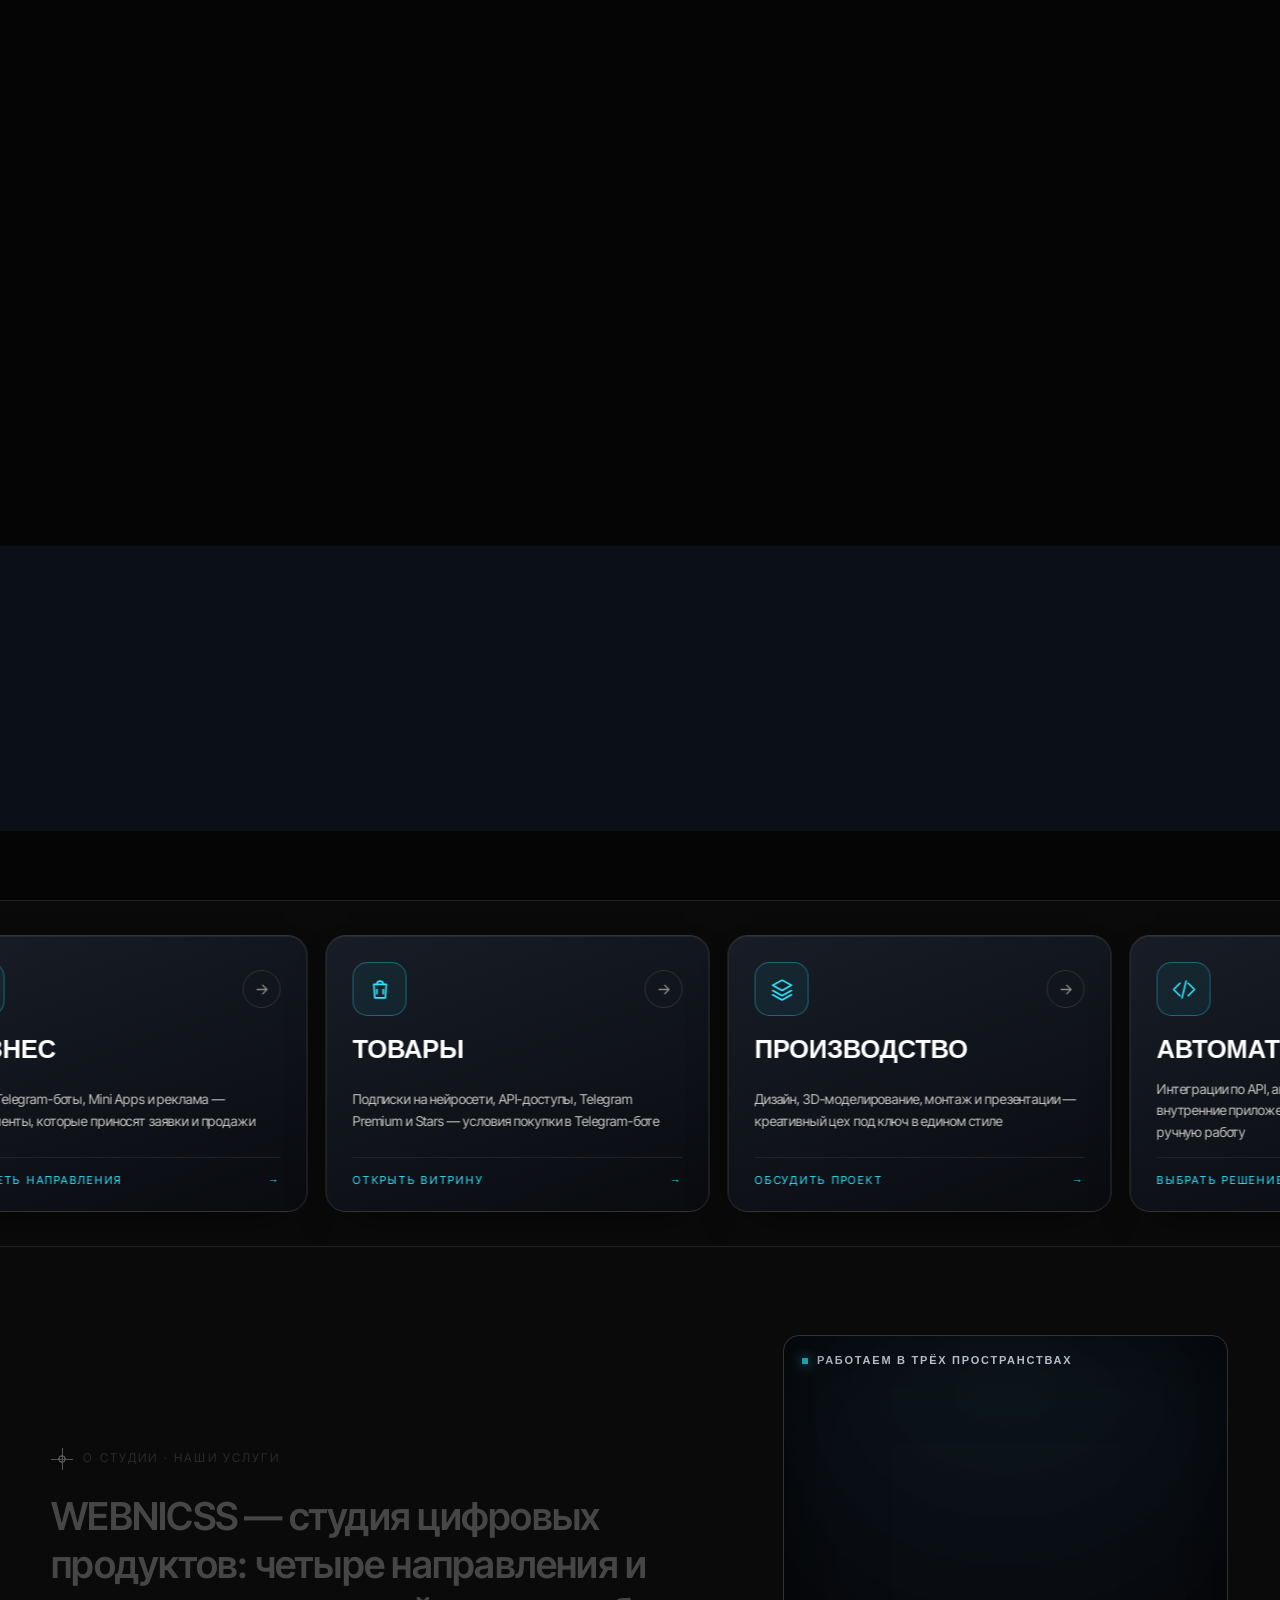
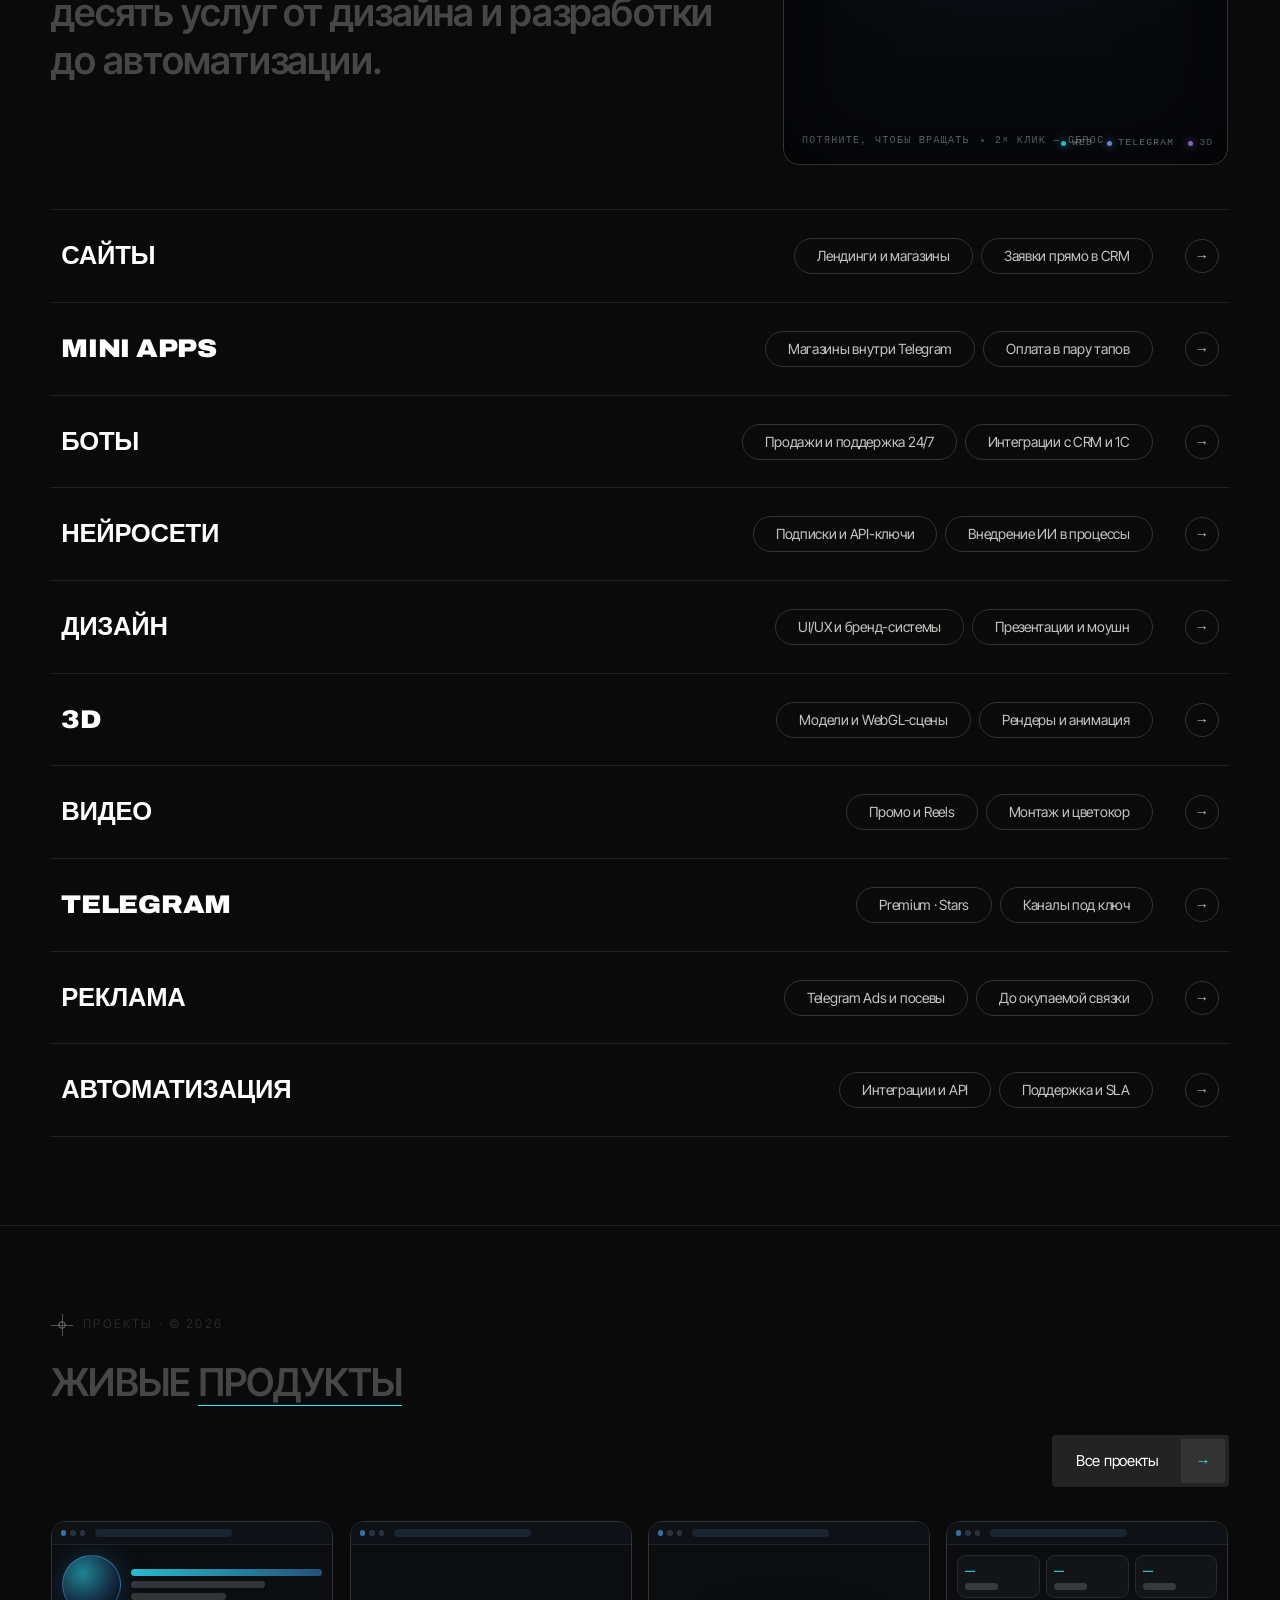
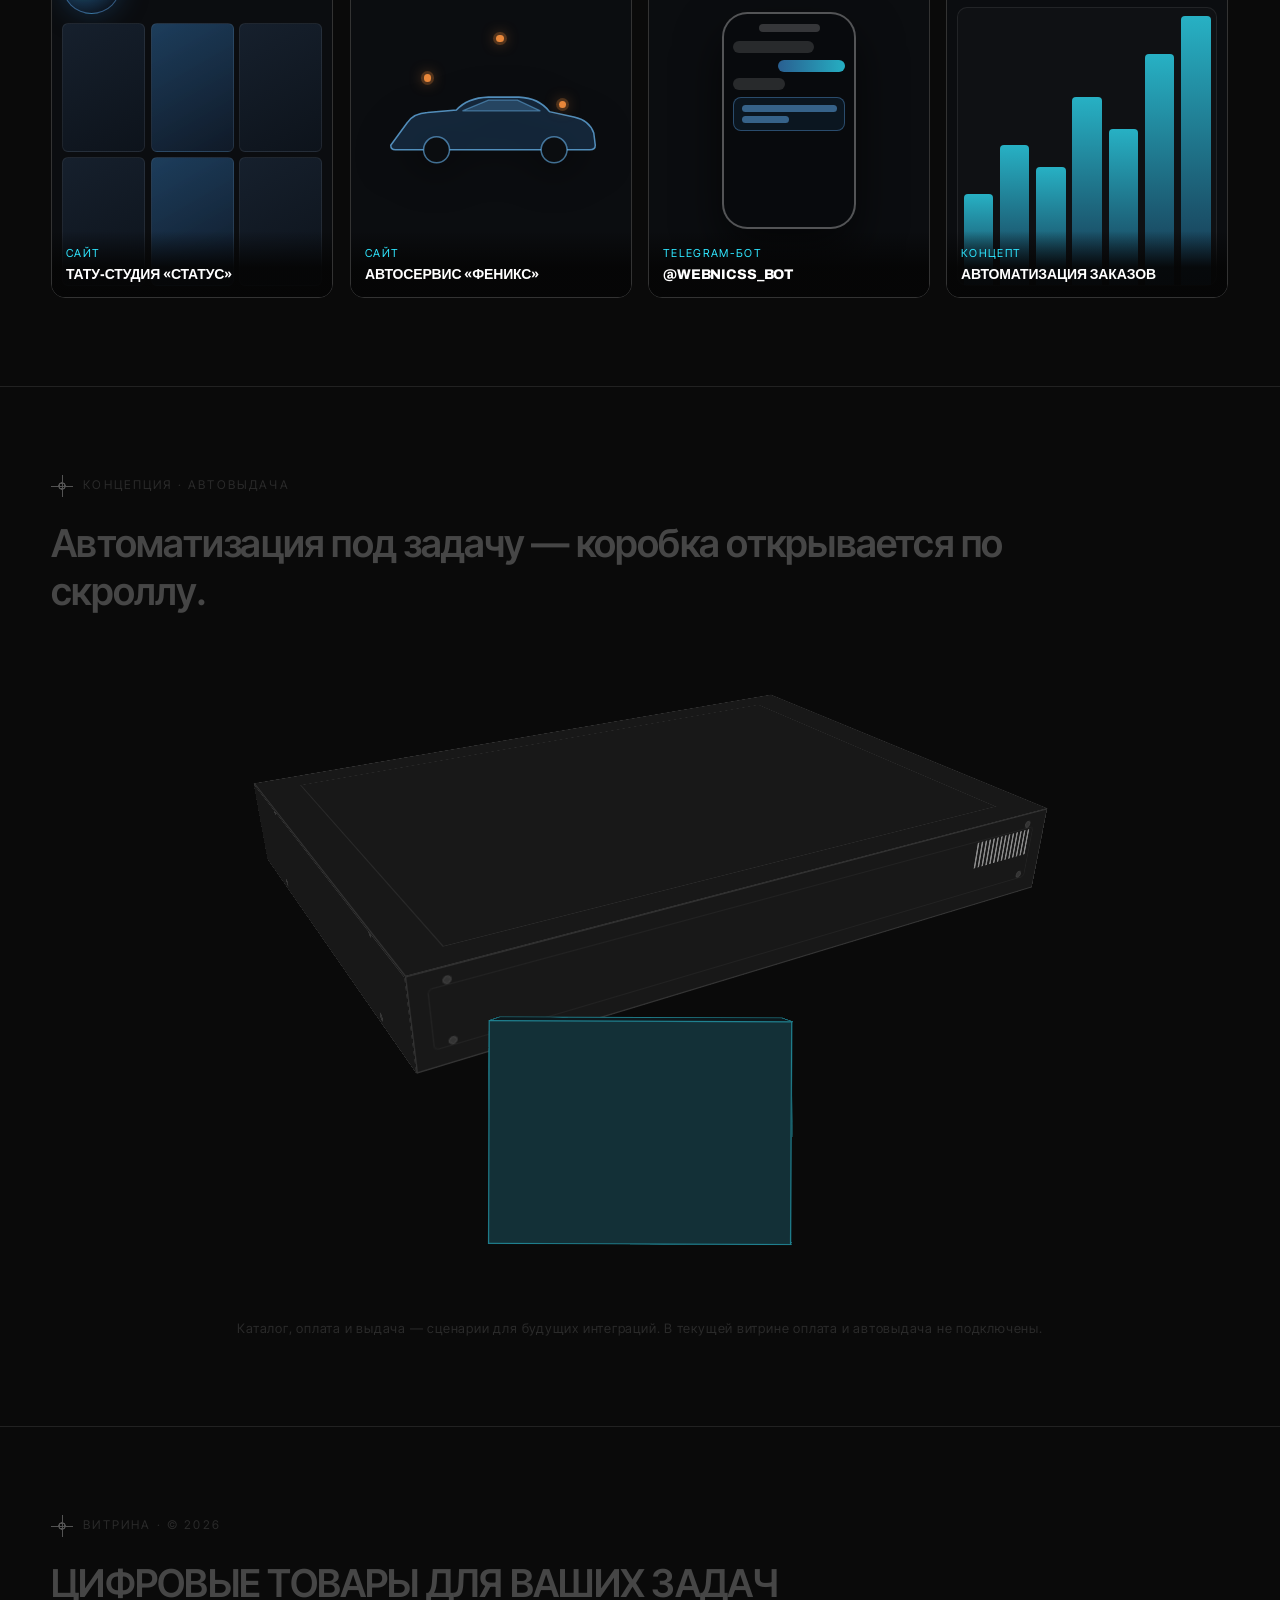
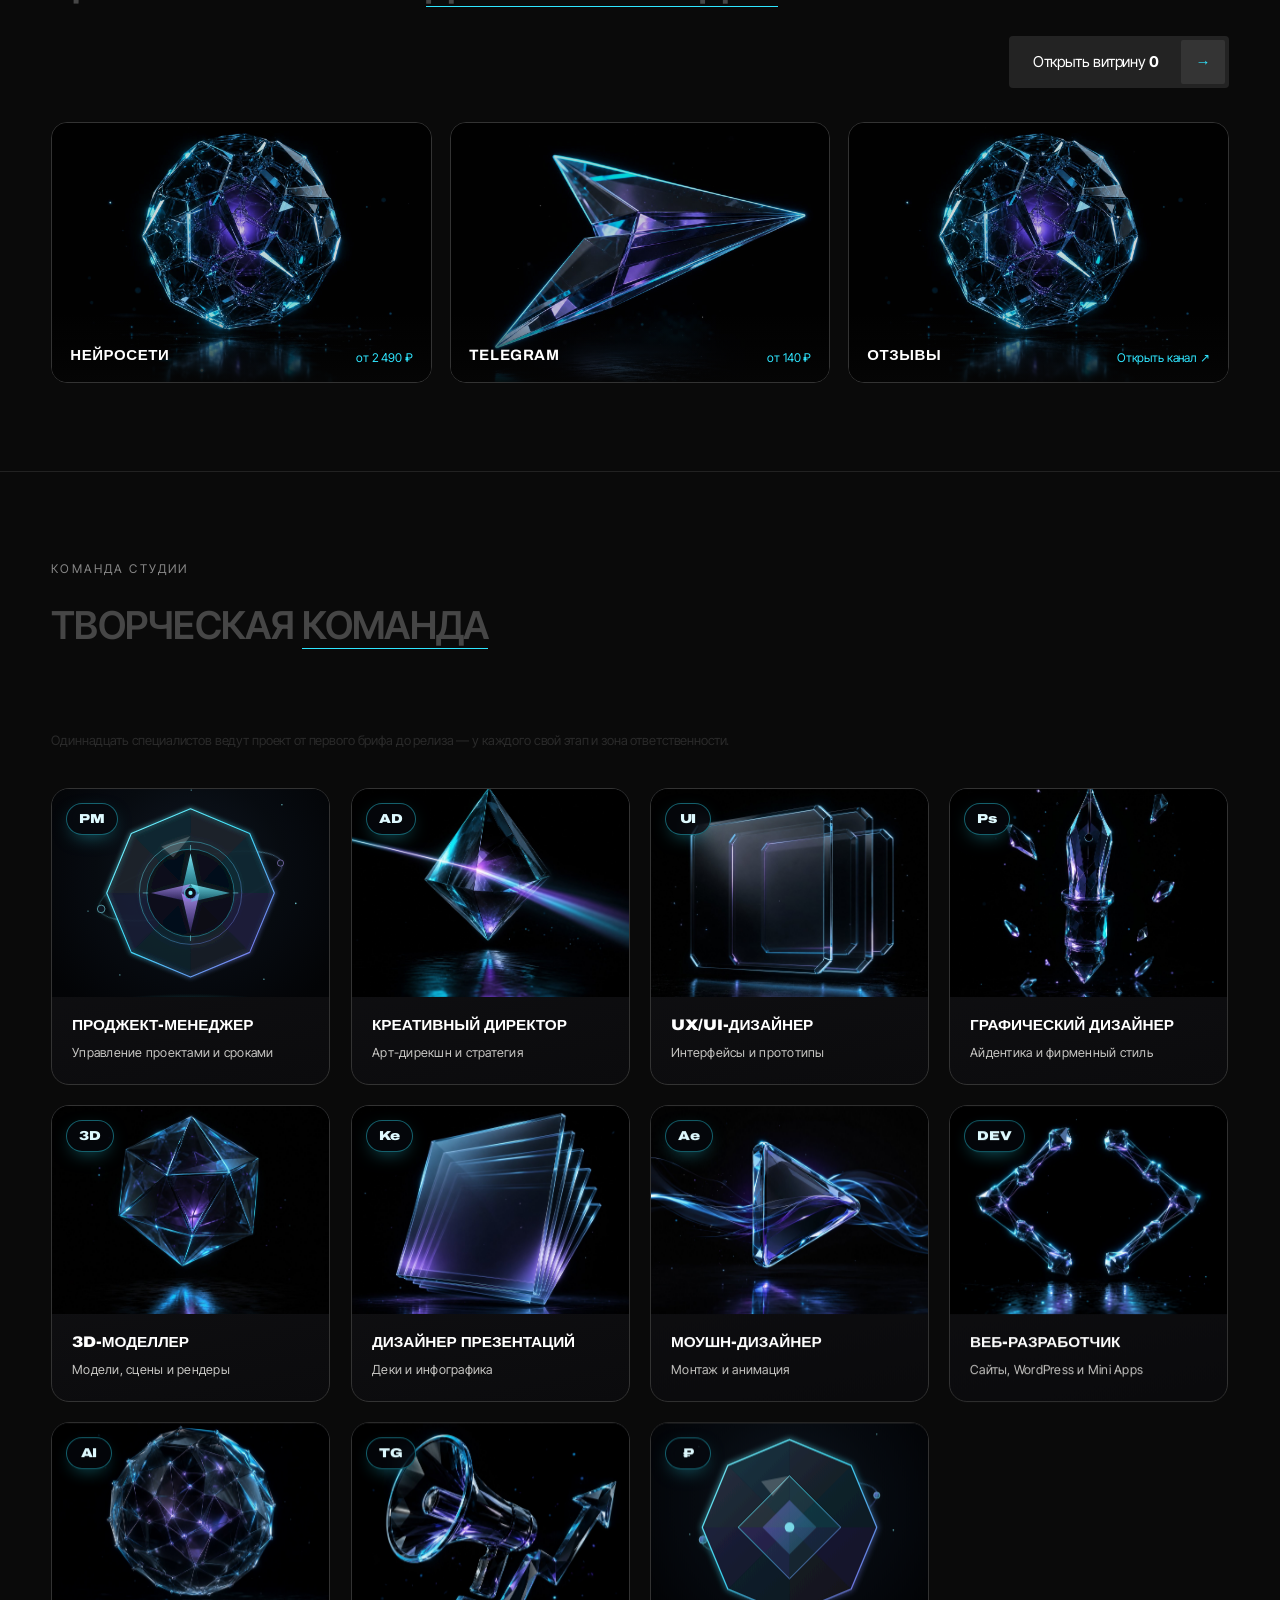
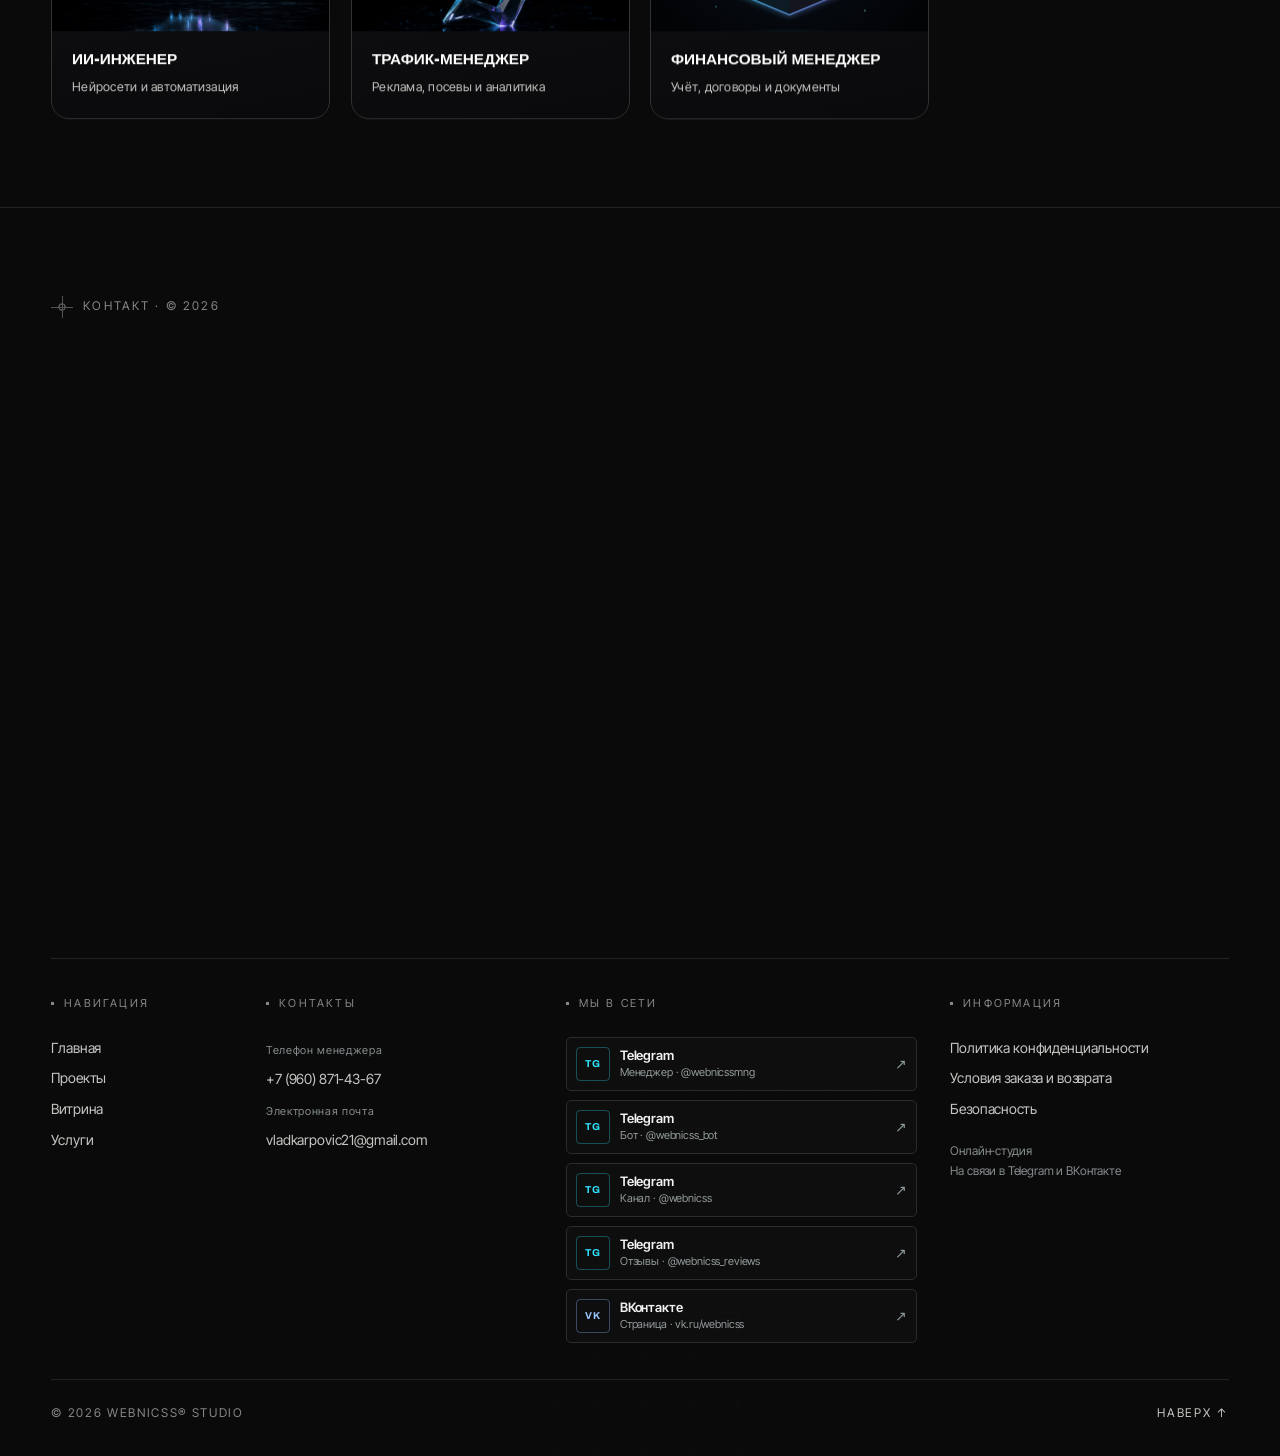
<file: index.html>
<!DOCTYPE html>
<html lang="ru">
<head>
<meta charset="UTF-8">
<meta http-equiv="Content-Security-Policy" content="default-src 'self'; script-src 'self'; style-src 'self' 'unsafe-inline'; img-src 'self' data: blob:; font-src 'self'; connect-src 'self'; object-src 'none'; frame-src 'none'; base-uri 'none'; form-action 'self'">
<meta name="referrer" content="strict-origin-when-cross-origin">
<meta name="viewport" content="width=device-width, initial-scale=1.0, viewport-fit=cover">
<title>WEBNICSS® — студия цифровых продуктов</title>
<meta name="description" content="Независимая студия цифровых продуктов. Сайты, нейросети, Telegram, боты, софт, Mini Apps, дизайн, 3D, монтаж и реклама.">
<link rel="icon" type="image/png" href="favicon.png">
<link rel="stylesheet" href="fonts.css">
<link rel="stylesheet" href="styles.css">
<script src="bootstrap.js"></script>

</head>
<body class="is-loading" data-loader-label="Главная">

<div class="cursor" aria-hidden="true"></div>

<!-- фиксированная навигация (mix-blend difference) -->
<header class="nav">
  <a class="nav-logo" href="#home" aria-label="WEBNICSS на главную">WEBNICSS<sup>®</sup></a>
  <div class="nav-info">
    <p>Студия цифрового искусства<br>работаем по всему миру</p>
    <p>Онлайн-студия без границ<br><span data-clock>00:00:00 · UTC+3</span></p>
  </div>
</header>

<button class="menu-btn" id="menuBtn" aria-expanded="false" aria-controls="menu">
  <span class="menu-ico"><i></i><i></i><i></i></span><span class="menu-label">МЕНЮ</span>
</button>

<!-- оверлей меню -->
<div class="menu" id="menu" aria-hidden="true">
  <div class="menu-scrim" data-menu-close></div>
  <aside class="menu-panel">
    <div class="menu-head">
      <span><i class="sq"></i>Меню</span>
      <span><i class="sq"></i>WEBNICSS</span>
    </div>
    <nav class="menu-list" id="menuList"></nav>
    <div class="menu-extra">
      <button class="menu-mini" id="menuCart"><i class="sq"></i>Корзина <b id="menuCartQty">0</b></button>
    </div>
  </aside>
</div>

<!-- загрузчик -->
<div class="loader" aria-hidden="true">
  <div class="ld-curtain ld-back"></div>
  <div class="ld-curtain ld-front"></div>
  <div class="ld-content">
    <div class="ld-top">
      <div class="ld-sphere-wrap">
        <canvas class="ld-sphere" width="520" height="520"></canvas>
      </div>
      <span class="ld-tag">студия цифрового искусства</span>
    </div>
    <div class="ld-foot">
      <div class="ld-name">
        <span class="ld-name-char">W</span><span class="ld-name-char">E</span><span class="ld-name-char">B</span><span class="ld-name-char">N</span><span class="ld-name-char">I</span><span class="ld-name-char">C</span><span class="ld-name-char">S</span><span class="ld-name-char">S</span>
      </div>
      <div class="ld-meta">
        <span class="ld-page" data-loader-bar>Главная</span>
        <span class="ld-line"><b data-loader-line></b></span>
      </div>
    </div>
  </div>
</div>

<main>

  <!-- ============ HERO ============ -->
  <div class="hero-wrap" id="home">
    <div class="hero-sticky">
      <canvas class="hero-canvas" id="heroCanvas"></canvas>
      <div class="scanlines"></div>
      <div class="hero-shade"></div>
    </div>

    <section class="hero">
      <a class="hero-logo" href="#home" data-intro aria-label="WEBNICSS">
        <span class="glitch" data-text="WEBNICSS">WEBNICSS</span><span class="copy-mark">©</span>
      </a>

      <div class="hero-info" data-intro>
        <p>Студия цифрового искусства<br>работаем по всему миру</p>
        <p>Онлайн-студия без границ<br><span data-clock>00:00:00 · UTC+3</span></p>
      </div>

      <div class="hero-icons" data-hero-icons data-intro></div>

      <div class="hero-bottom" data-intro>
        <p class="hero-lead">
          Независимая студия цифрового искусства. Мы создаём цифровые произведения, в которых
          код, свет и типография сливаются в одно — от сайта до нейросети, которая продаёт сама.
        </p>
        <div class="hero-cta">
          <a href="#about" class="btn-chip" data-cursor>
            <span class="btn-label">О студии WEBNICSS</span>
            <span class="btn-arrow">
              <svg width="16" height="16" viewBox="0 0 24 24" fill="none" stroke="currentColor" stroke-width="2" stroke-linecap="round"><path d="M7 17 17 7M8 7h9v9"/></svg>
            </span>
          </a>
          <a href="projects.html#projects-list" class="btn-chip ghost" data-cursor>
            <span class="btn-label">Наши проекты</span>
            <span class="btn-arrow">→</span>
          </a>
        </div>
      </div>


    </section>

    <!-- velocity-марки команды -->
    <div class="marquee" data-marquee-wrap>
      <div class="marquee-track" id="marquee"></div>
    </div>
  </div>

  <!-- ============ УСЛУГИ — 11 НАПРАВЛЕНИЙ ============ -->
  <section class="services services-intro" id="services" data-nav-compact>
    <div class="wrap">
      <div class="sv-intro-head" id="about">
        <div>
          <p class="ac-label" data-reveal="soft"><span class="crosshair sm"></span>О студии · Наши услуги</p>
          <h2 class="section-display" data-reveal="lit">
            WEBNICSS — студия цифровых продуктов: четыре направления и десять услуг
            от дизайна и разработки до автоматизации.
          </h2>
        </div>
        <div class="sv-core" data-core>
          <canvas class="sv-core-canvas" id="coreCanvas" aria-label="Интерактивная 3D-фигура студии. Потяните мышью или пальцем, чтобы вращать"></canvas>
          <div class="sv-core-hud" aria-hidden="true">
            <span class="sv-core-tag"><i class="sq"></i>Работаем в трёх пространствах</span>
            <span class="sv-core-hint">Потяните, чтобы вращать<span class="sv-core-dot"></span>2× клик — сброс</span>
          </div>
          <ul class="sv-core-legend" aria-hidden="true">
            <li><i style="--c:#2fe6ff"></i>Web</li>
            <li><i style="--c:#7ea6ff"></i>Telegram</li>
            <li><i style="--c:#b98bff"></i>3D</li>
          </ul>
        </div>
      </div>
      <div class="sv-list" id="servicesList"></div>
    </div>
  </section>

  <!-- ============ ПРОЕКТЫ — ТИЗЕР ============ -->
  <section class="teaser" id="work" data-nav-compact>
    <div class="wrap">
      <div class="teaser-head">
        <div>
          <p class="ac-label" data-reveal="soft"><span class="crosshair sm"></span>Проекты · © 2026</p>
          <h2 class="section-display" data-reveal="lit">ЖИВЫЕ <em>ПРОДУКТЫ</em></h2>
        </div>
        <a class="btn-chip" href="projects.html#projects-list" data-cursor>
          <span class="btn-label">Все проекты</span>
          <span class="btn-arrow">→</span>
        </a>
      </div>
      <div class="pj-mini-grid">
        <a class="pj-mini st" href="projects.html#project-status" data-cursor aria-label="Кейс: тату-студия «сТАТУс»">
          <span class="cm cm-status" aria-hidden="true">
            <span class="cm-bar"><i></i><i></i><i></i><span class="cm-url"></span></span>
            <span class="cm-body">
              <span class="cm-hero"><span class="cm-mask"></span>
                <span class="cm-hero-txt"><span class="cm-line acc"></span><span class="cm-line w70"></span><span class="cm-line w50"></span></span></span>
              <span class="cm-gal"><i></i><i></i><i></i><i></i><i></i><i></i></span>
              <span class="cm-master cm-hide"><span class="av"></span>
                <span class="t"><span class="cm-line w70"></span><span class="cm-line w40"></span></span><span class="cm-stat">10+ лет</span></span>
            </span>
          </span>
          <span class="pj-mini-cap"><small>Сайт</small>Тату-студия «сТАТУс»</span>
        </a>
        <a class="pj-mini st" href="projects.html#project-phoenix" data-cursor aria-label="Кейс: автосервис «Феникс»">
          <span class="cm cm-phoenix" aria-hidden="true">
            <span class="cm-bar"><i></i><i></i><i></i><span class="cm-url"></span></span>
            <span class="cm-body">
              <span class="cm-car-wrap">
                <svg class="cm-car" viewBox="0 0 300 120" fill="none">
                  <path d="M18 92 L40 62 Q48 50 66 49 L104 46 Q118 30 146 29 L186 29 Q212 30 226 48 L258 55 Q278 59 284 76 L286 92 Q286 98 279 98 L24 98 Q18 98 18 92 Z" fill="rgba(47,110,168,.28)" stroke="rgba(105,180,236,.75)" stroke-width="2"/>
                  <path d="M112 47 L146 33 L184 33 L214 47 Z" fill="rgba(105,180,236,.22)" stroke="rgba(105,180,236,.5)" stroke-width="1.5"/>
                  <circle cx="78" cy="98" r="17" fill="#0b0d10" stroke="rgba(105,180,236,.6)" stroke-width="2"/>
                  <circle cx="232" cy="98" r="17" fill="#0b0d10" stroke="rgba(105,180,236,.6)" stroke-width="2"/>
                </svg>
                <span class="cm-node" style="left:24%;top:36%"></span>
                <span class="cm-node n2" style="left:52%;top:24%"></span>
                <span class="cm-node n3" style="left:76%;top:44%"></span>
              </span>
              <span class="cm-price">
                <span><b>1 500 ₽</b><span class="cm-line w70"></span></span>
                <span><b>3 200 ₽</b><span class="cm-line w70"></span></span>
                <span><b>900 ₽</b><span class="cm-line w70"></span></span>
              </span>
            </span>
          </span>
          <span class="pj-mini-cap"><small>Сайт</small>Автосервис «Феникс»</span>
        </a>
        <a class="pj-mini st" href="projects.html#project-bot" data-cursor aria-label="Кейс: бот-магазин @webnicss_bot">
          <span class="cm cm-bot" aria-hidden="true">
            <span class="cm-bar"><i></i><i></i><i></i><span class="cm-url"></span></span>
            <span class="cm-body">
              <span class="cm-phone">
                <span class="ph-top"></span>
                <span class="cm-bub in"></span><span class="cm-bub out"></span><span class="cm-bub in sm"></span>
                <span class="cm-pay-card"><span class="cm-line acc"></span><span class="cm-line w50"></span></span>
                <span class="cm-input cm-hide"></span>
              </span>
            </span>
          </span>
          <span class="pj-mini-cap"><small>Telegram-бот</small>@webnicss_bot</span>
        </a>
        <a class="pj-mini st" href="projects.html#project-automation" data-cursor aria-label="Концепт: автоматизация заказов">
          <span class="cm cm-broadcast" aria-hidden="true">
            <span class="cm-bar"><i></i><i></i><i></i><span class="cm-url"></span></span>
            <span class="cm-body">
              <span class="cm-kpis">
                <span class="cm-kpi"><b>—</b><span class="cm-line w50"></span></span>
                <span class="cm-kpi"><b>—</b><span class="cm-line w50"></span></span>
                <span class="cm-kpi"><b>—</b><span class="cm-line w50"></span></span>
              </span>
              <span class="cm-chart"><i style="height:34%"></i><i style="height:52%"></i><i style="height:44%"></i><i style="height:70%"></i><i style="height:58%"></i><i style="height:86%"></i><i style="height:100%"></i></span>
              <span class="cm-rows cm-hide"><span class="cm-rrow"></span><span class="cm-rrow"></span><span class="cm-rrow"></span></span>
            </span>
          </span>
          <span class="pj-mini-cap"><small>Концепт</small>Автоматизация заказов</span>
        </a>
      </div>
    </div>
  </section>

  <!-- ============ 3D-КОРОБКА АВТОВЫДАЧИ ============ -->
  <section class="boxsec" id="delivery">
    <div class="wrap">
      <p class="ac-label" data-reveal="soft"><span class="crosshair sm"></span>Концепция · Автовыдача</p>
      <h2 class="section-display" data-reveal="lit">Автоматизация под задачу — коробка открывается по скроллу.</h2>
      <div class="box-scene" data-box></div>
      <p class="box-note" data-reveal="soft">Каталог, оплата и выдача — сценарии для будущих интеграций. В текущей витрине оплата и автовыдача не подключены.</p>
    </div>
  </section>

  <!-- ============ ВИТРИНА — ТИЗЕР ============ -->
  <section class="teaser" id="shop" data-nav-compact>
    <div class="wrap">
      <div class="teaser-head">
        <div>
          <p class="ac-label" data-reveal="soft"><span class="crosshair sm"></span>Витрина · © 2026</p>
          <h2 class="section-display" data-reveal="lit">ЦИФРОВЫЕ ТОВАРЫ <em>ДЛЯ ВАШИХ ЗАДАЧ</em></h2>
        </div>
        <a class="btn-chip" href="shop.html#catalog" data-cursor>
          <span class="btn-label">Открыть витрину <b id="cartChipQty">0</b></span>
          <span class="btn-arrow">→</span>
        </a>
      </div>
      <div class="good-mini-grid">
        <a class="good-mini st" href="shop.html?category=ai#catalog" data-cursor>
          <img src="product-ai.jpg" alt="Нейросети — подписки и API-ключи" loading="lazy">
          <span class="good-mini-cap"><b>Нейросети</b><span>от 2 490 ₽</span></span>
        </a>
        <a class="good-mini st" href="shop.html?category=tg#catalog" data-cursor>
          <img src="product-tg.jpg" alt="Telegram — Premium и Stars" loading="lazy">
          <span class="good-mini-cap"><b>Telegram</b><span>от 140 ₽</span></span>
        </a>
        <a class="good-mini st" href="https://t.me/webnicss_reviews" target="_blank" rel="noopener noreferrer" data-cursor>
          <img src="product-ai.jpg" alt="Отзывы клиентов WEBNICSS в Telegram" loading="lazy">
          <span class="good-mini-cap"><b>Отзывы</b><span>Открыть канал ↗</span></span>
        </a>
      </div>
    </div>
  </section>

  <!-- ============ КОМАНДА ============ -->
  <section class="team" id="team" data-nav-compact>
    <div class="wrap">
      <p class="ac-label">Команда студии</p>
      <h2 class="section-display" data-reveal="lit">ТВОРЧЕСКАЯ <em>КОМАНДА</em></h2>
      <p class="wk-intro" data-reveal="soft">Одиннадцать специалистов ведут проект от первого брифа до релиза — у каждого свой этап и зона ответственности.</p>
      <div class="tm-cards" id="teamCards"></div>
    </div>
  </section>

  <!-- ============ ФУТЕР / КОНТАКТ ============ -->
  <footer class="footer" id="contact" data-nav-compact>
    <div class="mosaic" data-mosaic aria-hidden="true"></div>
    <div class="wrap footer-inner">
      <p class="ac-label"><span class="crosshair sm"></span>Контакт · © 2026</p>
      <h2 class="ft-lines">
        <span class="ft-line"><span class="display">ДАВАЙТЕ</span></span>
        <span class="ft-line"><span class="display">СДЕЛАЕМ</span></span>
        <span class="ft-line"><span class="display accent-text">ВАШ ПРОДУКТ</span></span>
      </h2>
      <div class="ft-cta">
        <a href="https://t.me/webnicssmng" target="_blank" rel="noopener noreferrer" class="btn-chip big" data-cursor>
          <span class="btn-label">Написать в Telegram</span><span class="btn-arrow" aria-hidden="true">↗</span>
        </a>
        <a href="tel:+79608714367" class="btn-chip big ghost" data-cursor>
          <span class="btn-label">Телефон менеджера</span><span class="btn-arrow" aria-hidden="true">↗</span>
        </a>
      </div>
      <div class="ft-grid">
        <nav class="ft-col" aria-label="Навигация в подвале">
          <span class="ft-h"><i class="sq"></i>Навигация</span>
          <a class="ul" href="index.html">Главная</a>
          <a class="ul" href="projects.html#projects-list">Проекты</a>
          <a class="ul" href="shop.html#catalog">Витрина</a>
          <a class="ul" href="service.html#sites">Услуги</a>
        </nav>
        <div class="ft-col">
          <span class="ft-h"><i class="sq"></i>Контакты</span>
          <span class="ft-caption">Телефон менеджера</span>
          <a class="ul ft-contact-value" href="tel:+79608714367">+7 (960) 871-43-67</a>
          <span class="ft-caption">Электронная почта</span>
          <a class="ul ft-contact-value" href="mailto:vladkarpovic21@gmail.com">vladkarpovic21@gmail.com</a>
        </div>
        <nav class="ft-col" aria-label="Социальные сети">
          <span class="ft-h"><i class="sq"></i>Мы в сети</span>
          <a class="ft-social" href="https://t.me/webnicssmng" target="_blank" rel="noopener noreferrer">
            <span class="ft-social-icon" aria-hidden="true">TG</span><span class="ft-social-text"><b>Telegram</b><small>Менеджер · @webnicssmng</small></span><span class="ft-social-arrow" aria-hidden="true">↗</span>
          </a>
          <a class="ft-social" href="https://t.me/webnicss_bot" target="_blank" rel="noopener noreferrer">
            <span class="ft-social-icon" aria-hidden="true">TG</span><span class="ft-social-text"><b>Telegram</b><small>Бот · @webnicss_bot</small></span><span class="ft-social-arrow" aria-hidden="true">↗</span>
          </a>
          <a class="ft-social" href="https://t.me/webnicss" target="_blank" rel="noopener noreferrer">
            <span class="ft-social-icon" aria-hidden="true">TG</span><span class="ft-social-text"><b>Telegram</b><small>Канал · @webnicss</small></span><span class="ft-social-arrow" aria-hidden="true">↗</span>
          </a>
          <a class="ft-social" href="https://t.me/webnicss_reviews" target="_blank" rel="noopener noreferrer">
            <span class="ft-social-icon" aria-hidden="true">TG</span><span class="ft-social-text"><b>Telegram</b><small>Отзывы · @webnicss_reviews</small></span><span class="ft-social-arrow" aria-hidden="true">↗</span>
          </a>
          <a class="ft-social" href="https://vk.ru/webnicss" target="_blank" rel="noopener noreferrer">
            <span class="ft-social-icon vk" aria-hidden="true">VK</span><span class="ft-social-text"><b>ВКонтакте</b><small>Страница · vk.ru/webnicss</small></span><span class="ft-social-arrow" aria-hidden="true">↗</span>
          </a>
        </nav>
        <nav class="ft-col" aria-label="Документы и безопасность">
          <span class="ft-h"><i class="sq"></i>Информация</span>
          <a class="ul" href="privacy.html">Политика конфиденциальности</a>
          <a class="ul" href="terms.html">Условия заказа и возврата</a>
          <a class="ul" href="security.html">Безопасность</a>
          <span class="ft-note">Онлайн-студия<br>На связи в Telegram и ВКонтакте</span>
        </nav>
      </div>
      <div class="ft-bottom">
        <span>© 2026 WEBNICSS® STUDIO</span>
        <button class="to-top" data-cursor>Наверх ↑</button>
      </div>
    </div>
  </footer>

</main>

<!-- ============ КОРЗИНА ============ -->
<div class="overlay" id="cartOverlay" aria-hidden="true">
  <div class="overlay-scrim" data-cart-close></div>
  <aside class="overlay-panel">
    <div class="menu-head">
      <span><i class="sq"></i>Корзина</span>
      <button class="menu-mini" data-cart-close>Закрыть ✕</button>
    </div>
    <div class="overlay-body" id="cartBody"></div>
  </aside>
</div>

<script src="gsap.min.js"></script>
<script src="ScrollTrigger.min.js"></script>
<script src="lenis.min.js"></script>
<script src="main.js"></script>
<script src="core3d.js"></script>
</body>
</html>
</file>
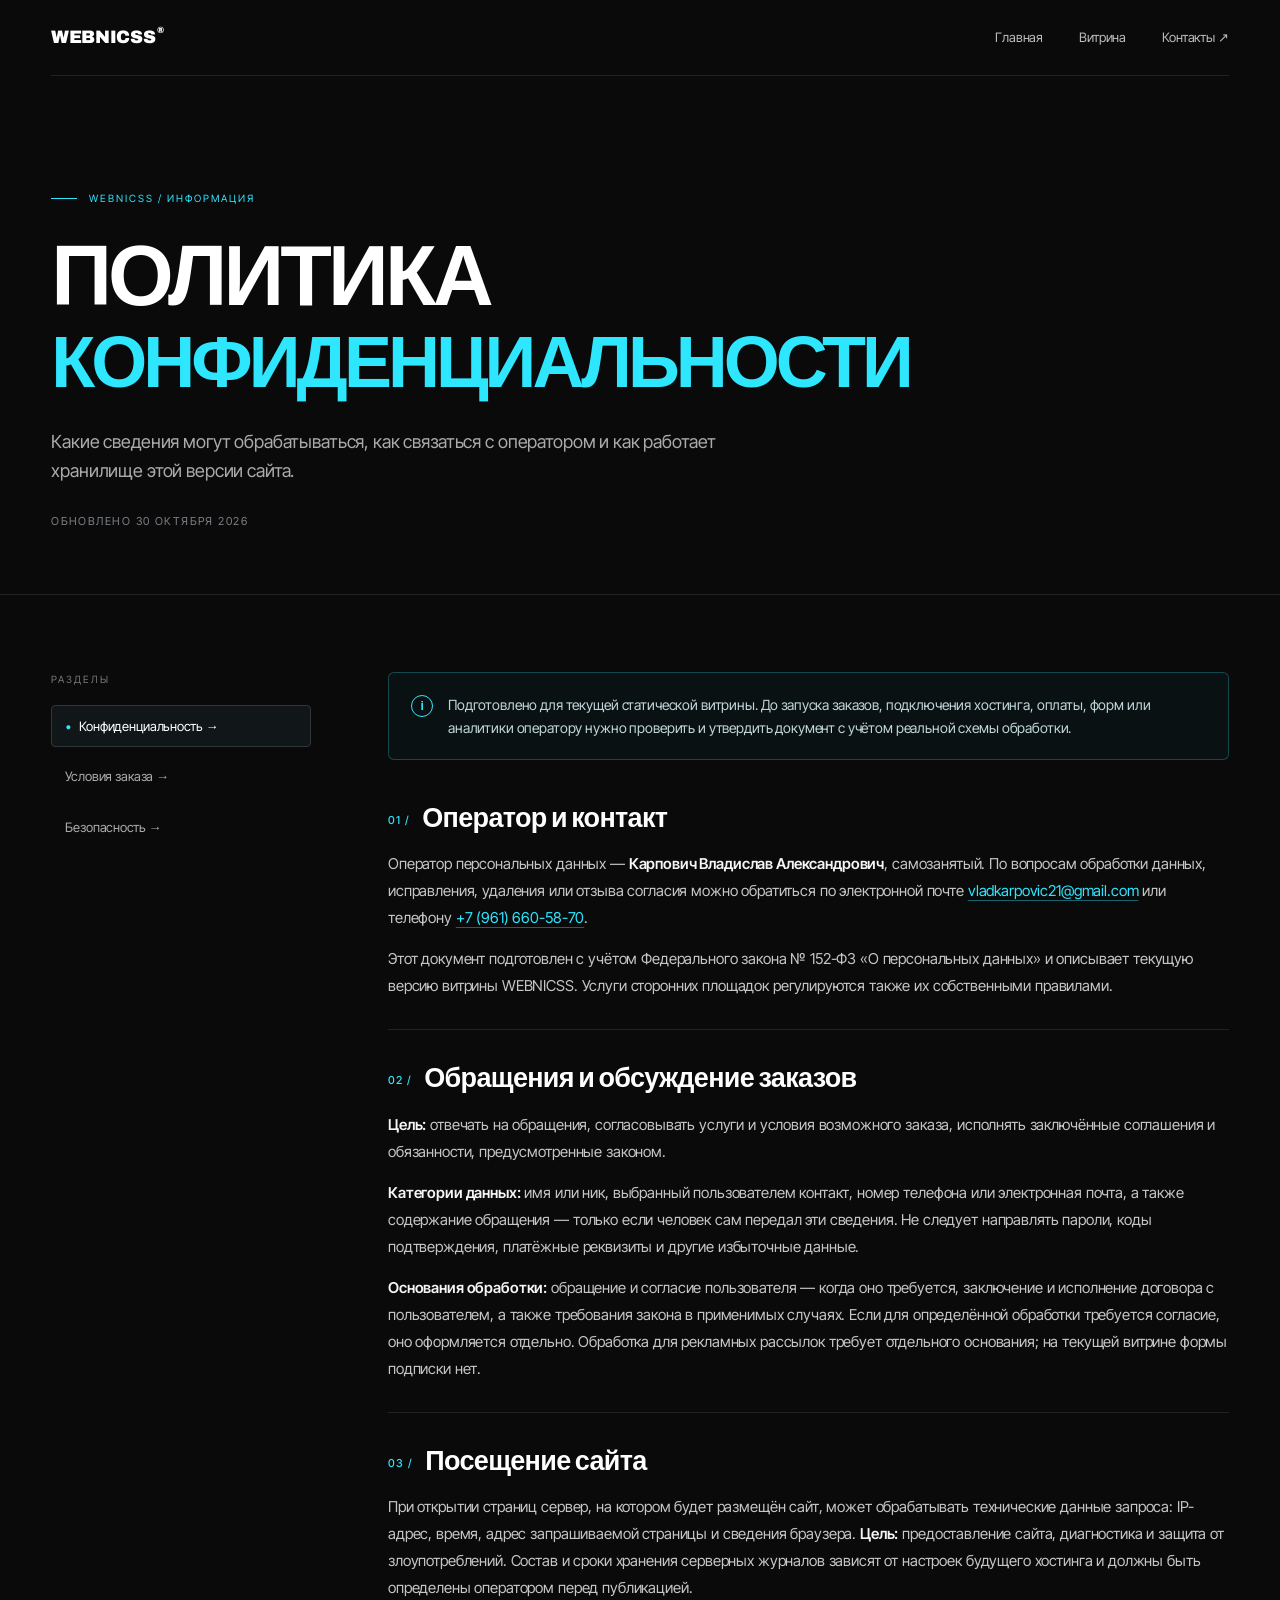
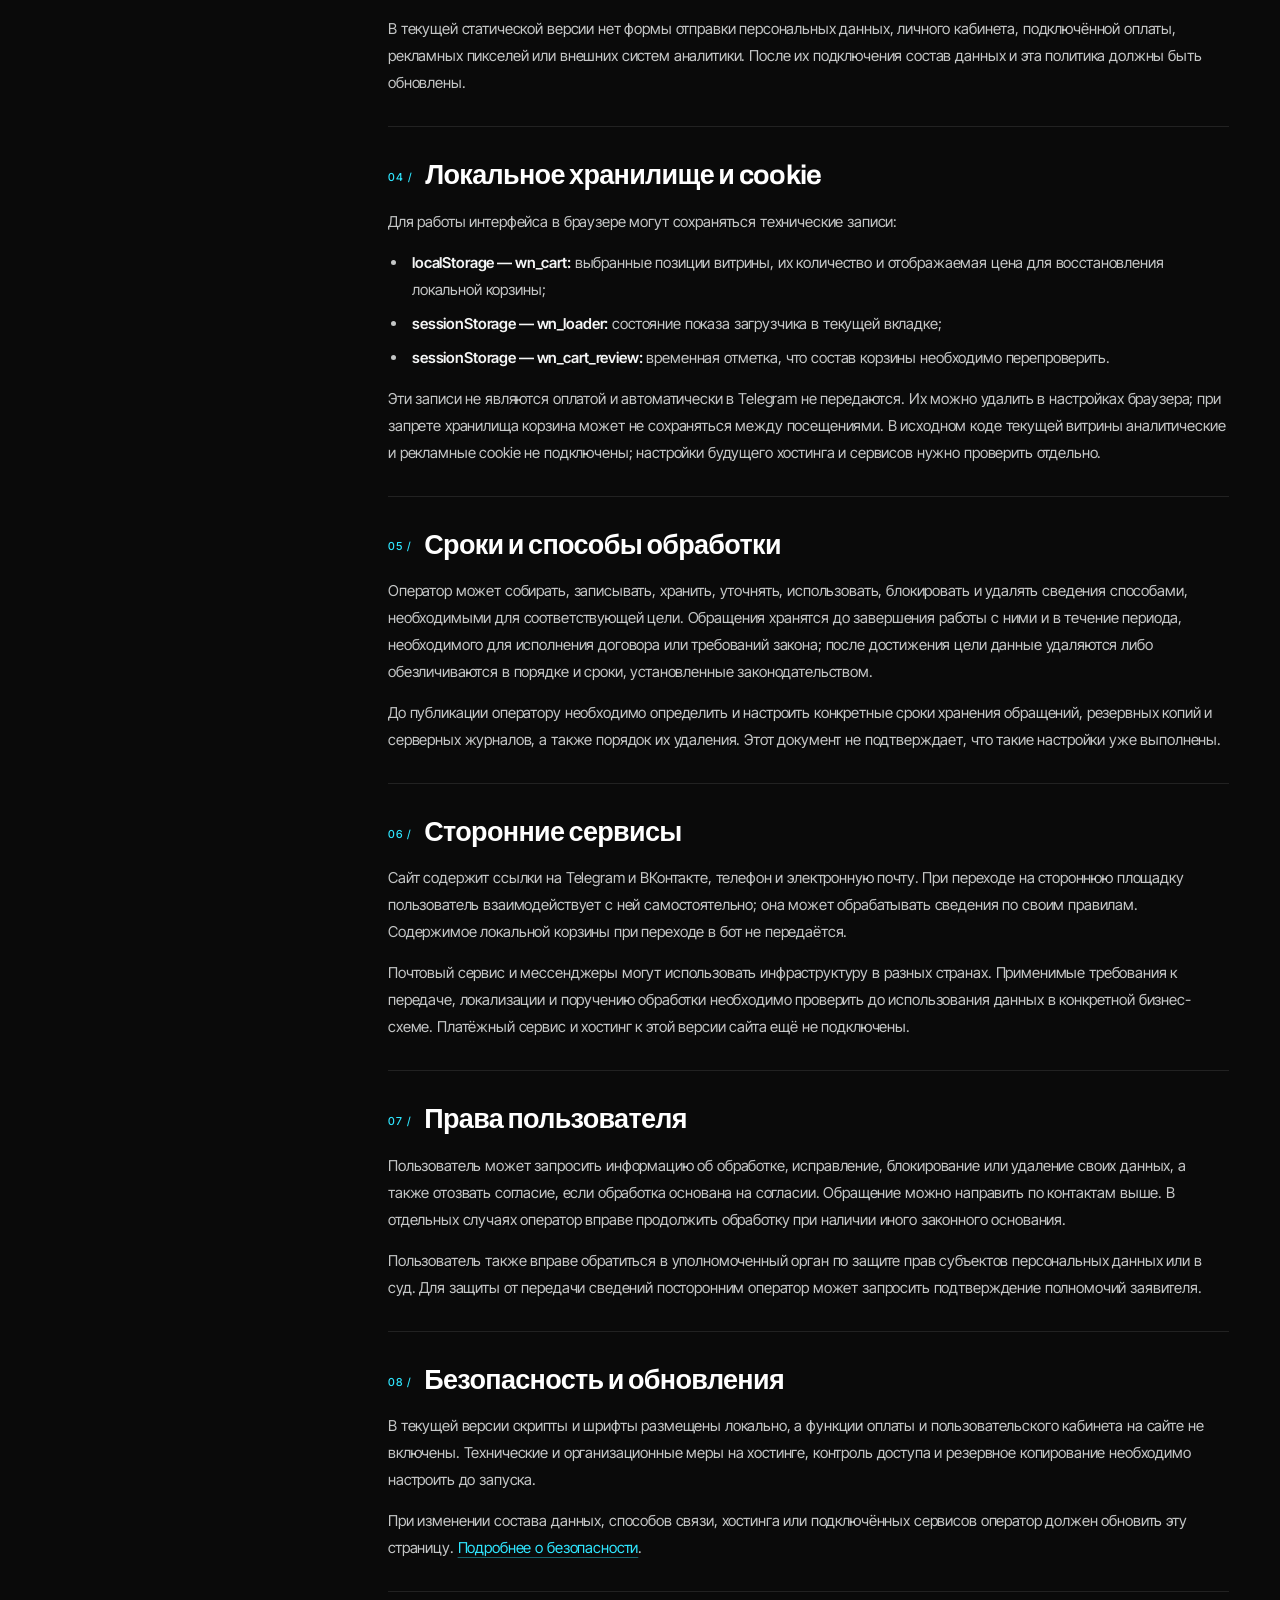
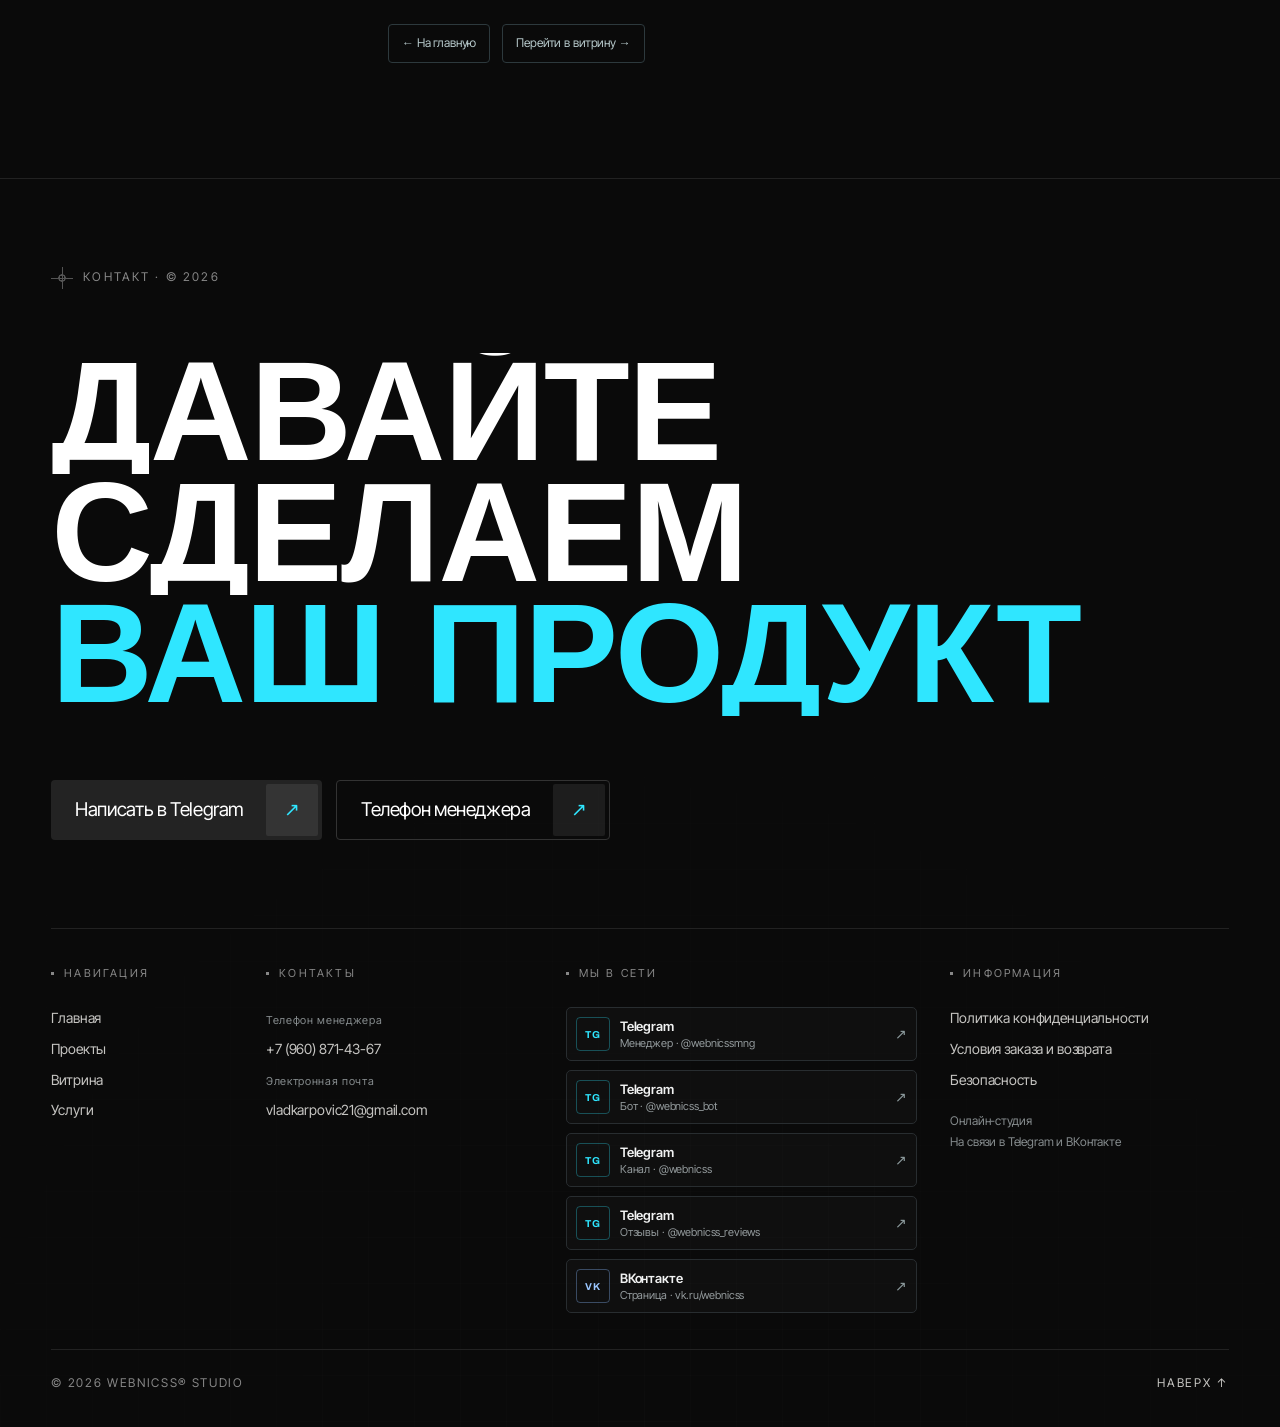
<file: privacy.html>
<!DOCTYPE html>
<html lang="ru">
<head>
<meta charset="UTF-8">
<meta http-equiv="Content-Security-Policy" content="default-src 'self'; script-src 'self'; style-src 'self' 'unsafe-inline'; img-src 'self' data: blob:; font-src 'self'; connect-src 'self'; object-src 'none'; frame-src 'none'; base-uri 'none'; form-action 'self'">
<meta name="referrer" content="strict-origin-when-cross-origin">
<meta name="viewport" content="width=device-width, initial-scale=1.0, viewport-fit=cover">
<title>Политика конфиденциальности — WEBNICSS</title>
<meta name="description" content="Информация об обработке персональных данных и браузерном хранилище WEBNICSS.">
<link rel="icon" type="image/png" href="favicon.png">
<link rel="stylesheet" href="fonts.css">
<link rel="stylesheet" href="styles.css">
<link rel="stylesheet" href="legal.css">
</head>
<body class="legal-page" id="top">
  <header class="wrap legal-nav">
    <a class="legal-logo" href="index.html" aria-label="WEBNICSS на главную">WEBNICSS<sup>®</sup></a>
    <nav class="legal-nav-links" aria-label="Основная навигация"><a href="index.html">Главная</a><a href="shop.html#catalog">Витрина</a><a href="index.html#contact">Контакты ↗</a></nav>
  </header>
  <main class="legal-main">
    <div class="legal-hero"><div class="wrap">
      <p class="legal-kicker">WEBNICSS / Информация</p>
      <h1 class="legal-title privacy-title">ПОЛИТИКА<br><em>КОНФИДЕНЦИАЛЬНОСТИ</em></h1>
      <p class="legal-lead">Какие сведения могут обрабатываться, как связаться с оператором и как работает хранилище этой версии сайта.</p>
      <p class="legal-meta">Обновлено 30 октября 2026</p>
    </div></div>
    <div class="wrap legal-layout">
      <aside class="legal-side"><span class="legal-side-label">Разделы</span><nav aria-label="Документы"><a href="privacy.html" aria-current="page">Конфиденциальность →</a><a href="terms.html">Условия заказа →</a><a href="security.html">Безопасность →</a></nav></aside>
      <article class="legal-content">
        <div class="legal-notice">Подготовлено для текущей статической витрины. До запуска заказов, подключения хостинга, оплаты, форм или аналитики оператору нужно проверить и утвердить документ с учётом реальной схемы обработки.</div>
        <section class="legal-block"><h2><span>01 /</span>Оператор и контакт</h2><p>Оператор персональных данных — <strong>Карпович Владислав Александрович</strong>, самозанятый. По вопросам обработки данных, исправления, удаления или отзыва согласия можно обратиться по электронной почте <a href="mailto:vladkarpovic21@gmail.com">vladkarpovic21@gmail.com</a> или телефону <a href="tel:+79616605870">+7 (961) 660-58-70</a>.</p><p>Этот документ подготовлен с учётом Федерального закона № 152-ФЗ «О персональных данных» и описывает текущую версию витрины WEBNICSS. Услуги сторонних площадок регулируются также их собственными правилами.</p></section>
<section class="legal-block"><h2><span>02 /</span>Обращения и обсуждение заказов</h2><p><strong>Цель:</strong> отвечать на обращения, согласовывать услуги и условия возможного заказа, исполнять заключённые соглашения и обязанности, предусмотренные законом.</p><p><strong>Категории данных:</strong> имя или ник, выбранный пользователем контакт, номер телефона или электронная почта, а также содержание обращения — только если человек сам передал эти сведения. Не следует направлять пароли, коды подтверждения, платёжные реквизиты и другие избыточные данные.</p><p><strong>Основания обработки:</strong> обращение и согласие пользователя — когда оно требуется, заключение и исполнение договора с пользователем, а также требования закона в применимых случаях. Если для определённой обработки требуется согласие, оно оформляется отдельно. Обработка для рекламных рассылок требует отдельного основания; на текущей витрине формы подписки нет.</p></section>
<section class="legal-block"><h2><span>03 /</span>Посещение сайта</h2><p>При открытии страниц сервер, на котором будет размещён сайт, может обрабатывать технические данные запроса: IP-адрес, время, адрес запрашиваемой страницы и сведения браузера. <strong>Цель:</strong> предоставление сайта, диагностика и защита от злоупотреблений. Состав и сроки хранения серверных журналов зависят от настроек будущего хостинга и должны быть определены оператором перед публикацией.</p><p>В текущей статической версии нет формы отправки персональных данных, личного кабинета, подключённой оплаты, рекламных пикселей или внешних систем аналитики. После их подключения состав данных и эта политика должны быть обновлены.</p></section>
<section class="legal-block"><h2><span>04 /</span>Локальное хранилище и cookie</h2><p>Для работы интерфейса в браузере могут сохраняться технические записи:</p><ul><li><strong>localStorage — wn_cart:</strong> выбранные позиции витрины, их количество и отображаемая цена для восстановления локальной корзины;</li><li><strong>sessionStorage — wn_loader:</strong> состояние показа загрузчика в текущей вкладке;</li><li><strong>sessionStorage — wn_cart_review:</strong> временная отметка, что состав корзины необходимо перепроверить.</li></ul><p>Эти записи не являются оплатой и автоматически в Telegram не передаются. Их можно удалить в настройках браузера; при запрете хранилища корзина может не сохраняться между посещениями. В исходном коде текущей витрины аналитические и рекламные cookie не подключены; настройки будущего хостинга и сервисов нужно проверить отдельно.</p></section>
<section class="legal-block"><h2><span>05 /</span>Сроки и способы обработки</h2><p>Оператор может собирать, записывать, хранить, уточнять, использовать, блокировать и удалять сведения способами, необходимыми для соответствующей цели. Обращения хранятся до завершения работы с ними и в течение периода, необходимого для исполнения договора или требований закона; после достижения цели данные удаляются либо обезличиваются в порядке и сроки, установленные законодательством.</p><p>До публикации оператору необходимо определить и настроить конкретные сроки хранения обращений, резервных копий и серверных журналов, а также порядок их удаления. Этот документ не подтверждает, что такие настройки уже выполнены.</p></section>
<section class="legal-block"><h2><span>06 /</span>Сторонние сервисы</h2><p>Сайт содержит ссылки на Telegram и ВКонтакте, телефон и электронную почту. При переходе на стороннюю площадку пользователь взаимодействует с ней самостоятельно; она может обрабатывать сведения по своим правилам. Содержимое локальной корзины при переходе в бот не передаётся.</p><p>Почтовый сервис и мессенджеры могут использовать инфраструктуру в разных странах. Применимые требования к передаче, локализации и поручению обработки необходимо проверить до использования данных в конкретной бизнес-схеме. Платёжный сервис и хостинг к этой версии сайта ещё не подключены.</p></section>
<section class="legal-block"><h2><span>07 /</span>Права пользователя</h2><p>Пользователь может запросить информацию об обработке, исправление, блокирование или удаление своих данных, а также отозвать согласие, если обработка основана на согласии. Обращение можно направить по контактам выше. В отдельных случаях оператор вправе продолжить обработку при наличии иного законного основания.</p><p>Пользователь также вправе обратиться в уполномоченный орган по защите прав субъектов персональных данных или в суд. Для защиты от передачи сведений посторонним оператор может запросить подтверждение полномочий заявителя.</p></section>
<section class="legal-block"><h2><span>08 /</span>Безопасность и обновления</h2><p>В текущей версии скрипты и шрифты размещены локально, а функции оплаты и пользовательского кабинета на сайте не включены. Технические и организационные меры на хостинге, контроль доступа и резервное копирование необходимо настроить до запуска.</p><p>При изменении состава данных, способов связи, хостинга или подключённых сервисов оператор должен обновить эту страницу. <a href="security.html">Подробнее о безопасности</a>.</p></section>
        <div class="legal-inline-nav"><a href="index.html">← На главную</a><a href="shop.html#catalog">Перейти в витрину →</a></div>
      </article>
    </div>
  </main>
  <footer class="footer" id="contact" data-nav-compact>
    <div class="mosaic" data-mosaic aria-hidden="true"></div>
    <div class="wrap footer-inner">
      <p class="ac-label"><span class="crosshair sm"></span>Контакт · © 2026</p>
      <h2 class="ft-lines">
        <span class="ft-line"><span class="display">ДАВАЙТЕ</span></span>
        <span class="ft-line"><span class="display">СДЕЛАЕМ</span></span>
        <span class="ft-line"><span class="display accent-text">ВАШ ПРОДУКТ</span></span>
      </h2>
      <div class="ft-cta">
        <a href="https://t.me/webnicssmng" target="_blank" rel="noopener noreferrer" class="btn-chip big" data-cursor>
          <span class="btn-label">Написать в Telegram</span><span class="btn-arrow" aria-hidden="true">↗</span>
        </a>
        <a href="tel:+79608714367" class="btn-chip big ghost" data-cursor>
          <span class="btn-label">Телефон менеджера</span><span class="btn-arrow" aria-hidden="true">↗</span>
        </a>
      </div>
      <div class="ft-grid">
        <nav class="ft-col" aria-label="Навигация в подвале">
          <span class="ft-h"><i class="sq"></i>Навигация</span>
          <a class="ul" href="index.html">Главная</a>
          <a class="ul" href="projects.html#projects-list">Проекты</a>
          <a class="ul" href="shop.html#catalog">Витрина</a>
          <a class="ul" href="service.html#sites">Услуги</a>
        </nav>
        <div class="ft-col">
          <span class="ft-h"><i class="sq"></i>Контакты</span>
          <span class="ft-caption">Телефон менеджера</span>
          <a class="ul ft-contact-value" href="tel:+79608714367">+7 (960) 871-43-67</a>
          <span class="ft-caption">Электронная почта</span>
          <a class="ul ft-contact-value" href="mailto:vladkarpovic21@gmail.com">vladkarpovic21@gmail.com</a>
        </div>
        <nav class="ft-col" aria-label="Социальные сети">
          <span class="ft-h"><i class="sq"></i>Мы в сети</span>
          <a class="ft-social" href="https://t.me/webnicssmng" target="_blank" rel="noopener noreferrer">
            <span class="ft-social-icon" aria-hidden="true">TG</span><span class="ft-social-text"><b>Telegram</b><small>Менеджер · @webnicssmng</small></span><span class="ft-social-arrow" aria-hidden="true">↗</span>
          </a>
          <a class="ft-social" href="https://t.me/webnicss_bot" target="_blank" rel="noopener noreferrer">
            <span class="ft-social-icon" aria-hidden="true">TG</span><span class="ft-social-text"><b>Telegram</b><small>Бот · @webnicss_bot</small></span><span class="ft-social-arrow" aria-hidden="true">↗</span>
          </a>
          <a class="ft-social" href="https://t.me/webnicss" target="_blank" rel="noopener noreferrer">
            <span class="ft-social-icon" aria-hidden="true">TG</span><span class="ft-social-text"><b>Telegram</b><small>Канал · @webnicss</small></span><span class="ft-social-arrow" aria-hidden="true">↗</span>
          </a>
          <a class="ft-social" href="https://t.me/webnicss_reviews" target="_blank" rel="noopener noreferrer">
            <span class="ft-social-icon" aria-hidden="true">TG</span><span class="ft-social-text"><b>Telegram</b><small>Отзывы · @webnicss_reviews</small></span><span class="ft-social-arrow" aria-hidden="true">↗</span>
          </a>
          <a class="ft-social" href="https://vk.ru/webnicss" target="_blank" rel="noopener noreferrer">
            <span class="ft-social-icon vk" aria-hidden="true">VK</span><span class="ft-social-text"><b>ВКонтакте</b><small>Страница · vk.ru/webnicss</small></span><span class="ft-social-arrow" aria-hidden="true">↗</span>
          </a>
        </nav>
        <nav class="ft-col" aria-label="Документы и безопасность">
          <span class="ft-h"><i class="sq"></i>Информация</span>
          <a class="ul" href="privacy.html">Политика конфиденциальности</a>
          <a class="ul" href="terms.html">Условия заказа и возврата</a>
          <a class="ul" href="security.html">Безопасность</a>
          <span class="ft-note">Онлайн-студия<br>На связи в Telegram и ВКонтакте</span>
        </nav>
      </div>
      <div class="ft-bottom">
        <span>© 2026 WEBNICSS® STUDIO</span>
        <a class="to-top" href="#top">Наверх ↑</a>
      </div>
    </div>
  </footer>
</body>
</html>
</file>
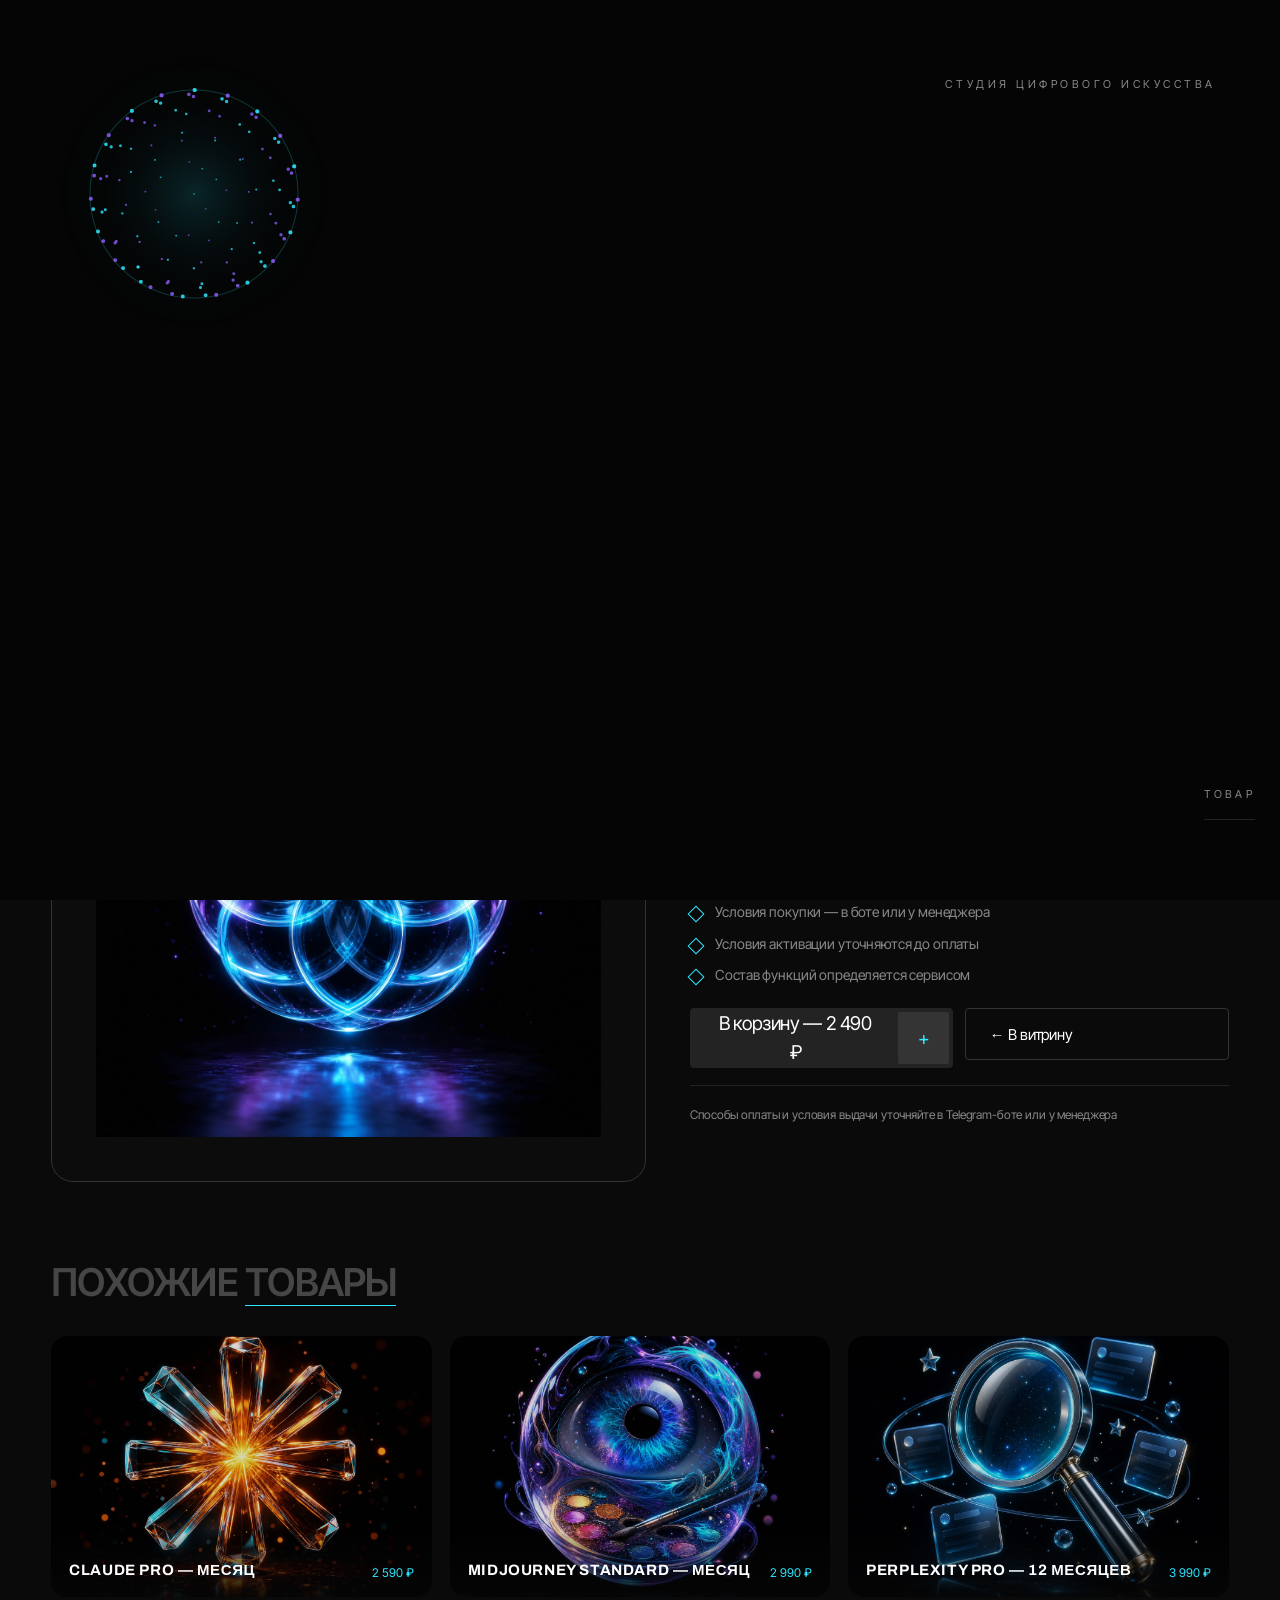
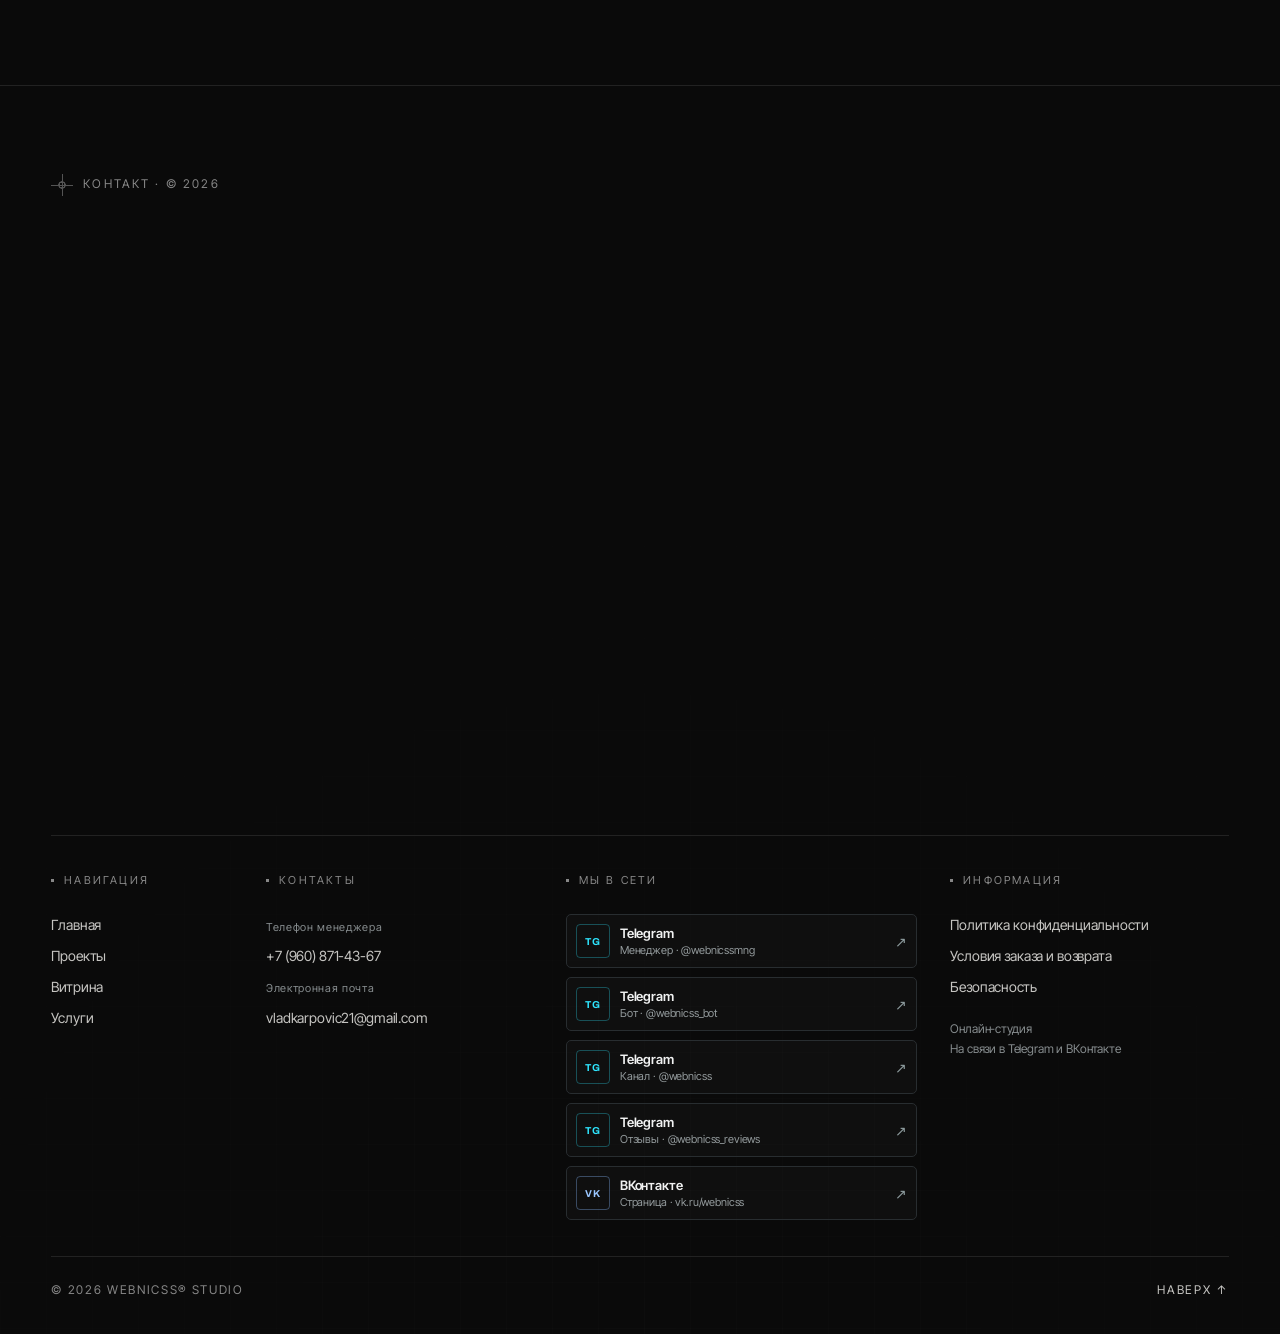
<file: product.html>
<!DOCTYPE html>
<html lang="ru">
<head>
<meta charset="UTF-8">
<meta http-equiv="Content-Security-Policy" content="default-src 'self'; script-src 'self'; style-src 'self' 'unsafe-inline'; img-src 'self' data: blob:; font-src 'self'; connect-src 'self'; object-src 'none'; frame-src 'none'; base-uri 'none'; form-action 'self'">
<meta name="referrer" content="strict-origin-when-cross-origin">
<meta name="viewport" content="width=device-width, initial-scale=1.0, viewport-fit=cover">
<title>Товар — WEBNICSS®</title>
<meta name="description" content="Цифровые товары WEBNICSS: условия заказа в Telegram-боте.">
<link rel="icon" type="image/png" href="favicon.png">
<link rel="stylesheet" href="fonts.css">
<link rel="stylesheet" href="styles.css">
<script src="bootstrap.js"></script>

</head>
<body class="is-loading" data-loader-label="Товар">

<div class="cursor" aria-hidden="true"></div>

<header class="nav">
  <a class="nav-logo" href="index.html" aria-label="WEBNICSS на главную">WEBNICSS<sup>®</sup></a>
  <div class="nav-info">
    <p>Студия цифрового искусства<br>работаем по всему миру</p>
    <p>Онлайн-студия без границ<br><span data-clock>00:00:00 · UTC+3</span></p>
  </div>
</header>

<button class="menu-btn" id="menuBtn" aria-expanded="false" aria-controls="menu">
  <span class="menu-ico"><i></i><i></i><i></i></span><span class="menu-label">МЕНЮ</span>
</button>

<div class="menu" id="menu" aria-hidden="true">
  <div class="menu-scrim" data-menu-close></div>
  <aside class="menu-panel">
    <div class="menu-head">
      <span><i class="sq"></i>Меню</span>
      <span><i class="sq"></i>WEBNICSS</span>
    </div>
    <nav class="menu-list" id="menuList"></nav>
    <div class="menu-extra">
      <button class="menu-mini" id="menuCart"><i class="sq"></i>Корзина <b id="menuCartQty">0</b></button>
    </div>
  </aside>
</div>

<!-- загрузчик -->
<div class="loader" aria-hidden="true">
  <div class="ld-curtain ld-back"></div>
  <div class="ld-curtain ld-front"></div>
  <div class="ld-content">
    <div class="ld-top">
      <div class="ld-sphere-wrap">
        <canvas class="ld-sphere" width="520" height="520"></canvas>
      </div>
      <span class="ld-tag">студия цифрового искусства</span>
    </div>
    <div class="ld-foot">
      <div class="ld-name">
        <span class="ld-name-char">W</span><span class="ld-name-char">E</span><span class="ld-name-char">B</span><span class="ld-name-char">N</span><span class="ld-name-char">I</span><span class="ld-name-char">C</span><span class="ld-name-char">S</span><span class="ld-name-char">S</span>
      </div>
      <div class="ld-meta">
        <span class="ld-page" data-loader-bar>Товар</span>
        <span class="ld-line"><b data-loader-line></b></span>
      </div>
    </div>
  </div>
</div>

<main>

  <!-- ============ ШАПКА СТРАНИЦЫ ============ -->
  <section class="page-head">
    <div class="wrap">
      <div class="crumb-row">
        <nav class="crumbs" aria-label="Хлебные крошки">
          <a href="index.html">Главная</a><i>/</i><span>Товар</span>
        </nav>
        <a class="home-btn" href="index.html" data-cursor>
          <svg width="14" height="14" viewBox="0 0 24 24" fill="none" stroke="currentColor" stroke-width="2" stroke-linecap="round" stroke-linejoin="round"><path d="M19 12H5M12 19l-7-7 7-7"/></svg>
          На главную
        </a>
      </div>
      <p class="ac-label" data-reveal="soft"><span class="crosshair sm"></span>Цифровой товар</p>
      <h1 class="page-display" data-intro>ЦИФРОВОЙ <em>ТОВАР</em></h1>
      <p class="page-lead" data-reveal="soft">Оплата и автовыдача на сайте пока не подключены. Условия оформления уточняйте в боте или у менеджера.</p>
    </div>
  </section>

  <!-- ============ ТОВАР ============ -->
  <section class="page-section prod-page">
    <div class="wrap">
      <div id="prodRoot"></div>
    </div>
  </section>

  <!-- ============ ФУТЕР / КОНТАКТ ============ -->
  <footer class="footer" id="contact" data-nav-compact>
    <div class="mosaic" data-mosaic aria-hidden="true"></div>
    <div class="wrap footer-inner">
      <p class="ac-label"><span class="crosshair sm"></span>Контакт · © 2026</p>
      <h2 class="ft-lines">
        <span class="ft-line"><span class="display">ДАВАЙТЕ</span></span>
        <span class="ft-line"><span class="display">СДЕЛАЕМ</span></span>
        <span class="ft-line"><span class="display accent-text">ВАШ ПРОДУКТ</span></span>
      </h2>
      <div class="ft-cta">
        <a href="https://t.me/webnicssmng" target="_blank" rel="noopener noreferrer" class="btn-chip big" data-cursor>
          <span class="btn-label">Написать в Telegram</span><span class="btn-arrow" aria-hidden="true">↗</span>
        </a>
        <a href="tel:+79608714367" class="btn-chip big ghost" data-cursor>
          <span class="btn-label">Телефон менеджера</span><span class="btn-arrow" aria-hidden="true">↗</span>
        </a>
      </div>
      <div class="ft-grid">
        <nav class="ft-col" aria-label="Навигация в подвале">
          <span class="ft-h"><i class="sq"></i>Навигация</span>
          <a class="ul" href="index.html">Главная</a>
          <a class="ul" href="projects.html#projects-list">Проекты</a>
          <a class="ul" href="shop.html#catalog">Витрина</a>
          <a class="ul" href="service.html#sites">Услуги</a>
        </nav>
        <div class="ft-col">
          <span class="ft-h"><i class="sq"></i>Контакты</span>
          <span class="ft-caption">Телефон менеджера</span>
          <a class="ul ft-contact-value" href="tel:+79608714367">+7 (960) 871-43-67</a>
          <span class="ft-caption">Электронная почта</span>
          <a class="ul ft-contact-value" href="mailto:vladkarpovic21@gmail.com">vladkarpovic21@gmail.com</a>
        </div>
        <nav class="ft-col" aria-label="Социальные сети">
          <span class="ft-h"><i class="sq"></i>Мы в сети</span>
          <a class="ft-social" href="https://t.me/webnicssmng" target="_blank" rel="noopener noreferrer">
            <span class="ft-social-icon" aria-hidden="true">TG</span><span class="ft-social-text"><b>Telegram</b><small>Менеджер · @webnicssmng</small></span><span class="ft-social-arrow" aria-hidden="true">↗</span>
          </a>
          <a class="ft-social" href="https://t.me/webnicss_bot" target="_blank" rel="noopener noreferrer">
            <span class="ft-social-icon" aria-hidden="true">TG</span><span class="ft-social-text"><b>Telegram</b><small>Бот · @webnicss_bot</small></span><span class="ft-social-arrow" aria-hidden="true">↗</span>
          </a>
          <a class="ft-social" href="https://t.me/webnicss" target="_blank" rel="noopener noreferrer">
            <span class="ft-social-icon" aria-hidden="true">TG</span><span class="ft-social-text"><b>Telegram</b><small>Канал · @webnicss</small></span><span class="ft-social-arrow" aria-hidden="true">↗</span>
          </a>
          <a class="ft-social" href="https://t.me/webnicss_reviews" target="_blank" rel="noopener noreferrer">
            <span class="ft-social-icon" aria-hidden="true">TG</span><span class="ft-social-text"><b>Telegram</b><small>Отзывы · @webnicss_reviews</small></span><span class="ft-social-arrow" aria-hidden="true">↗</span>
          </a>
          <a class="ft-social" href="https://vk.ru/webnicss" target="_blank" rel="noopener noreferrer">
            <span class="ft-social-icon vk" aria-hidden="true">VK</span><span class="ft-social-text"><b>ВКонтакте</b><small>Страница · vk.ru/webnicss</small></span><span class="ft-social-arrow" aria-hidden="true">↗</span>
          </a>
        </nav>
        <nav class="ft-col" aria-label="Документы и безопасность">
          <span class="ft-h"><i class="sq"></i>Информация</span>
          <a class="ul" href="privacy.html">Политика конфиденциальности</a>
          <a class="ul" href="terms.html">Условия заказа и возврата</a>
          <a class="ul" href="security.html">Безопасность</a>
          <span class="ft-note">Онлайн-студия<br>На связи в Telegram и ВКонтакте</span>
        </nav>
      </div>
      <div class="ft-bottom">
        <span>© 2026 WEBNICSS® STUDIO</span>
        <button class="to-top" data-cursor>Наверх ↑</button>
      </div>
    </div>
  </footer>

</main>

<div class="overlay" id="cartOverlay" aria-hidden="true">
  <div class="overlay-scrim" data-cart-close></div>
  <aside class="overlay-panel">
    <div class="menu-head">
      <span><i class="sq"></i>Корзина</span>
      <button class="menu-mini" data-cart-close>Закрыть ✕</button>
    </div>
    <div class="overlay-body" id="cartBody"></div>
  </aside>
</div>

<script src="gsap.min.js"></script>
<script src="ScrollTrigger.min.js"></script>
<script src="lenis.min.js"></script>
<script src="main.js"></script>
</body>
</html>
</file>
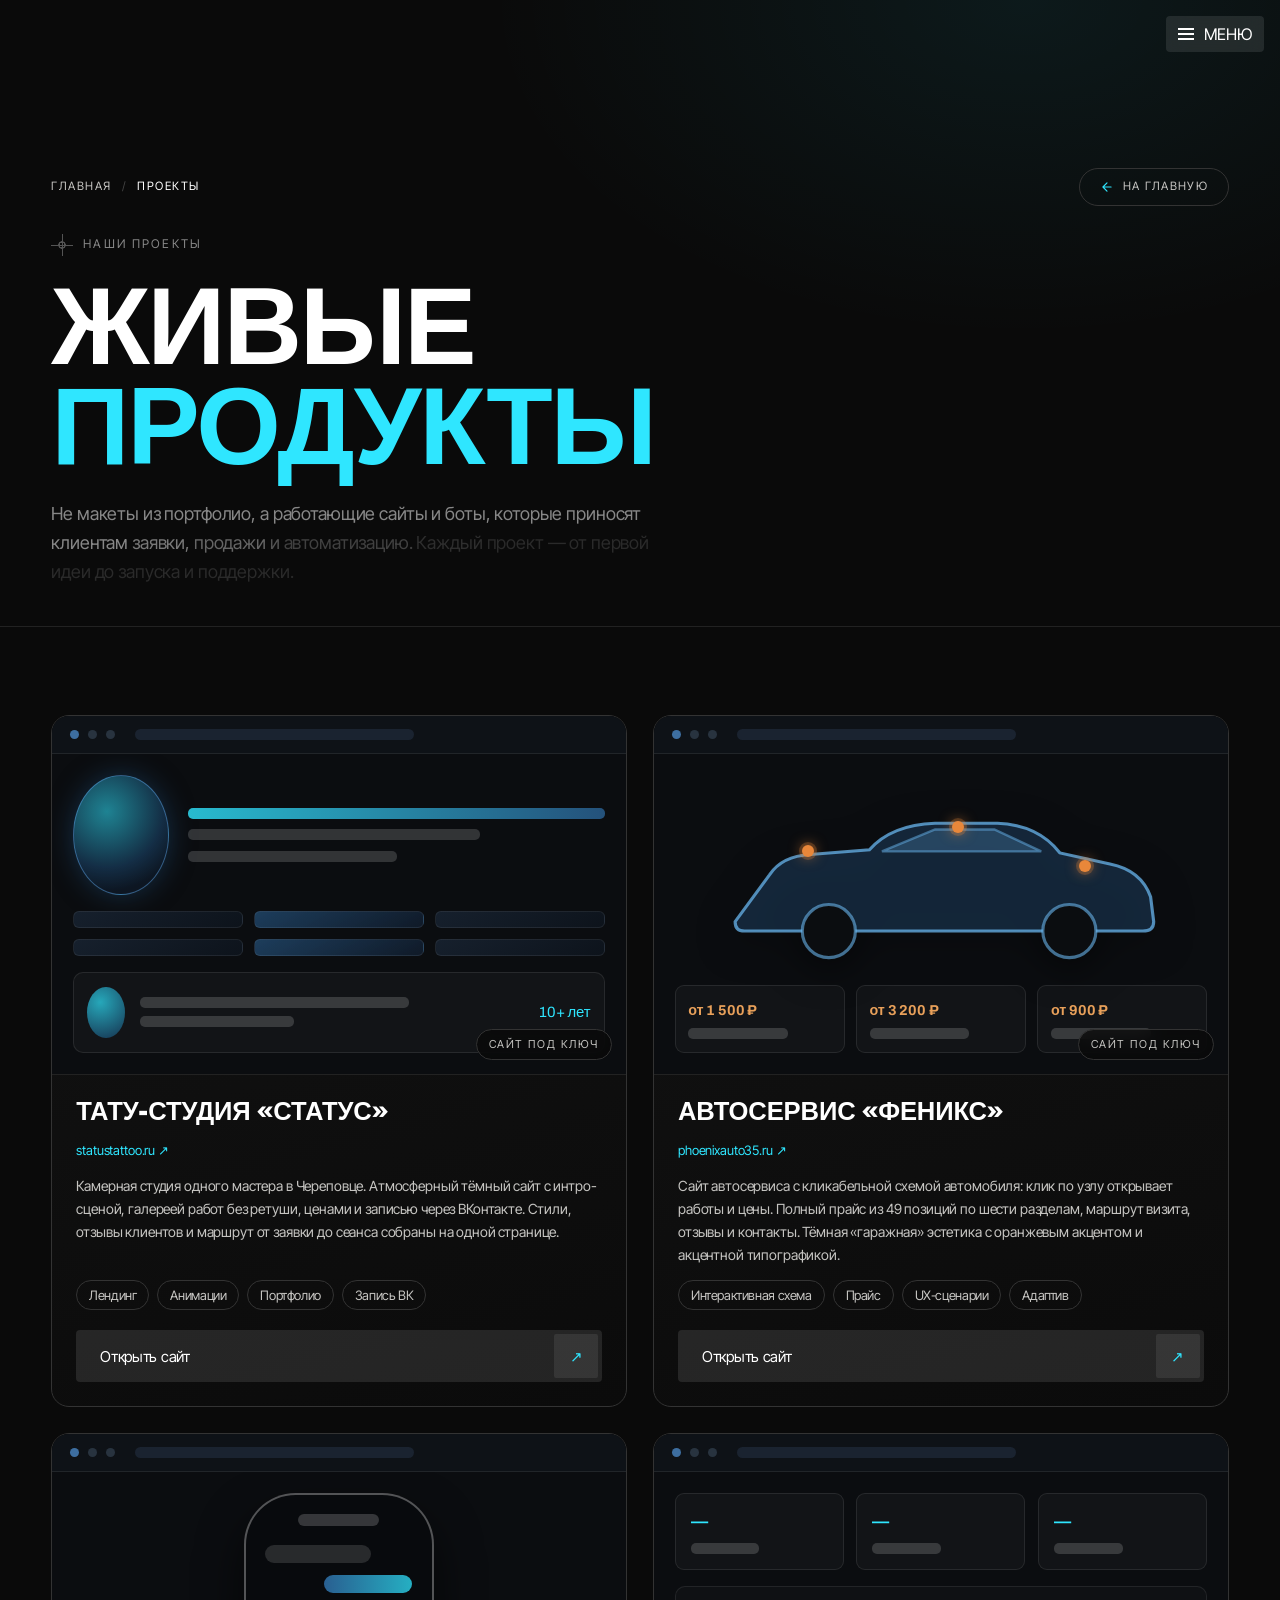
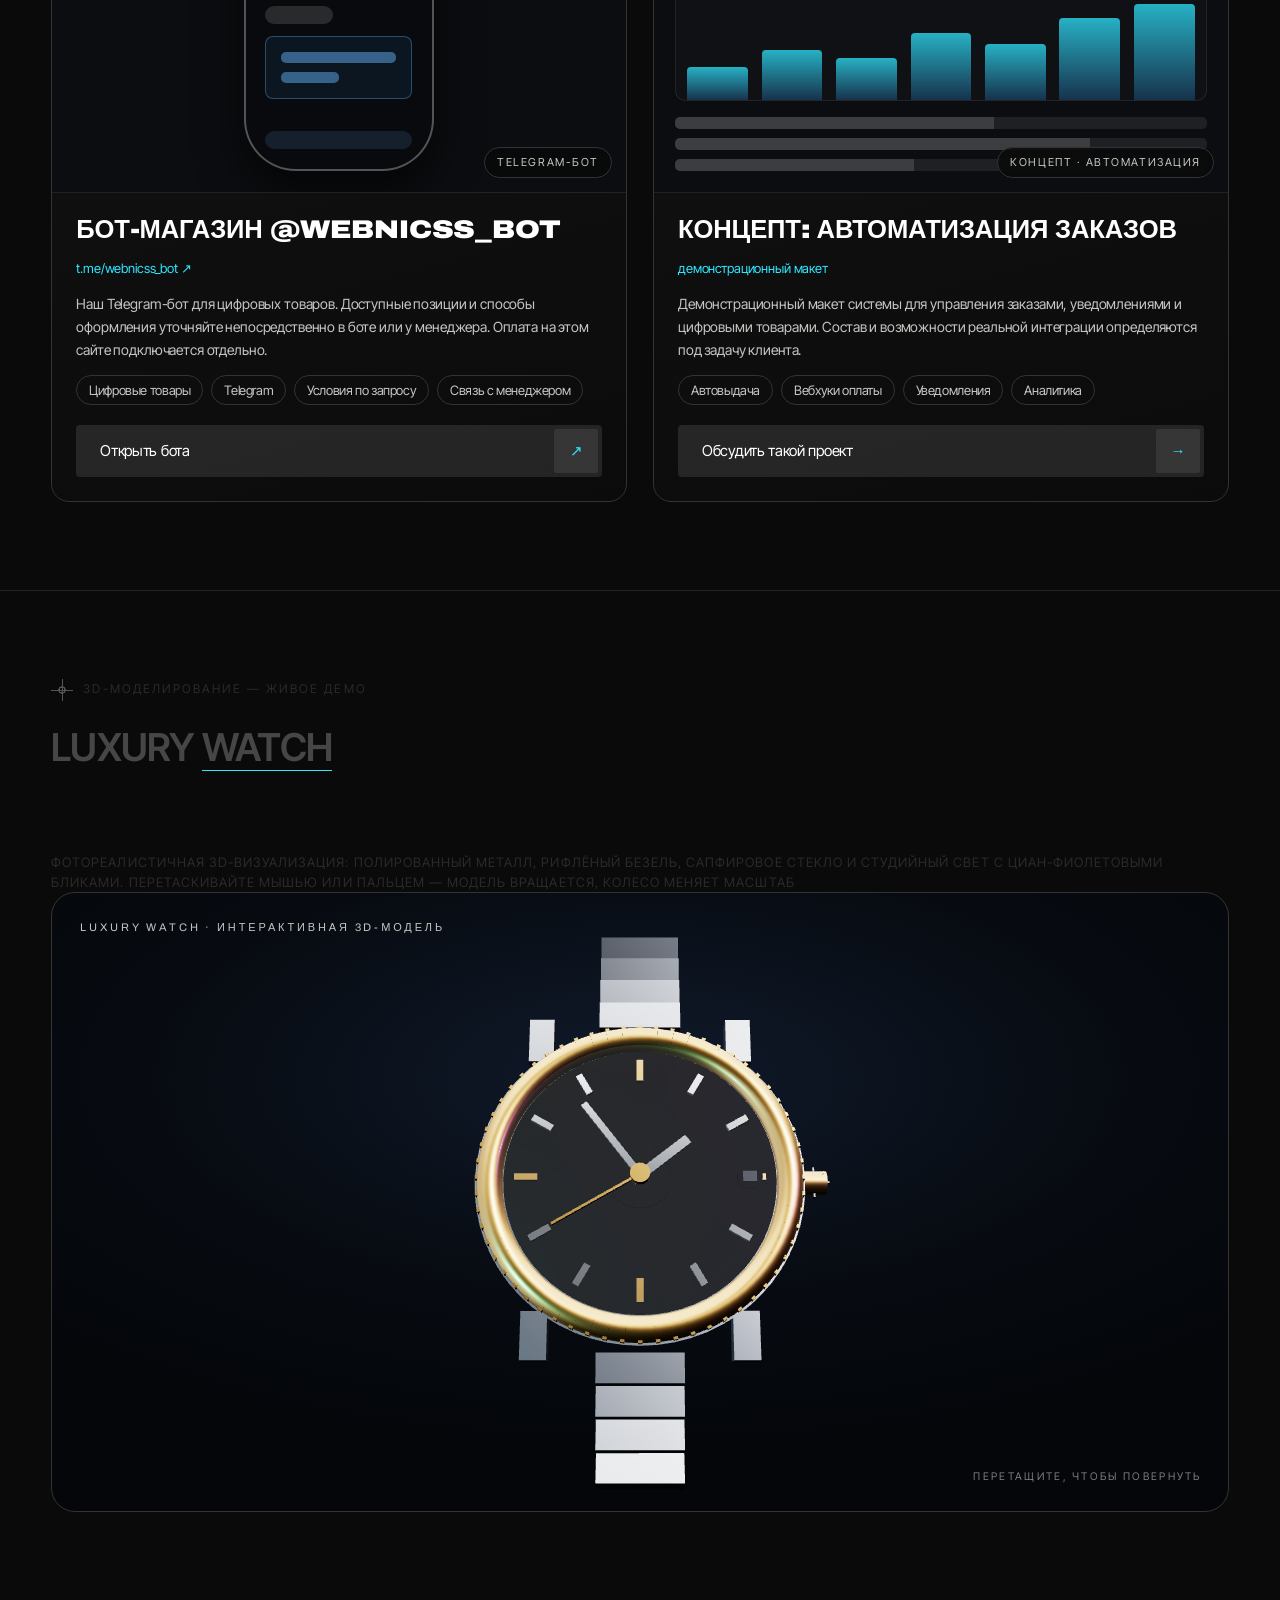
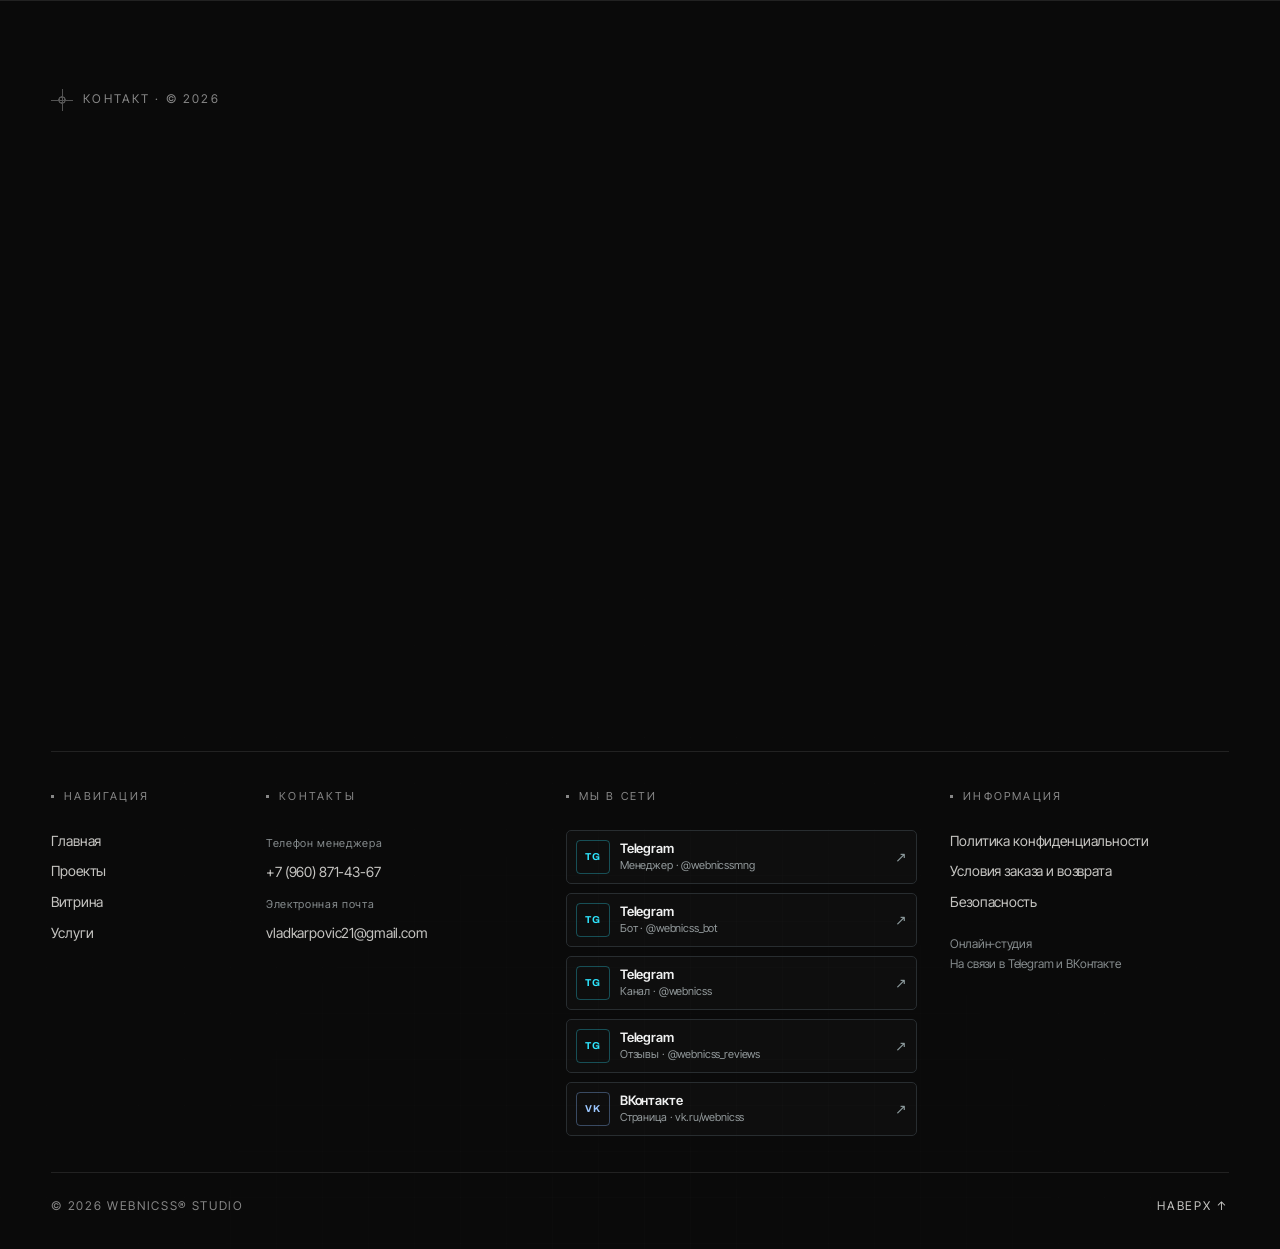
<file: projects.html>
<!DOCTYPE html>
<html lang="ru">
<head>
<meta charset="UTF-8">
<meta http-equiv="Content-Security-Policy" content="default-src 'self'; script-src 'self'; style-src 'self' 'unsafe-inline'; img-src 'self' data: blob:; font-src 'self'; connect-src 'self'; object-src 'none'; frame-src 'none'; base-uri 'none'; form-action 'self'">
<meta name="referrer" content="strict-origin-when-cross-origin">
<meta name="viewport" content="width=device-width, initial-scale=1.0, viewport-fit=cover">
<title>Проекты — WEBNICSS®</title>
<meta name="description" content="Живые проекты студии WEBNICSS: сайты тату-студии «сТАТУс» и автосервиса «Феникс», Telegram-бот @webnicss_bot, цифровые продукты и демонстрации автоматизации.">
<link rel="icon" type="image/png" href="favicon.png">
<link rel="stylesheet" href="fonts.css">
<link rel="stylesheet" href="styles.css">
<script src="bootstrap.js"></script>

</head>
<body class="is-loading" data-loader-label="Проекты">

<div class="cursor" aria-hidden="true"></div>

<header class="nav">
  <a class="nav-logo" href="index.html" aria-label="WEBNICSS на главную">WEBNICSS<sup>®</sup></a>
  <div class="nav-info">
    <p>Студия цифрового искусства<br>работаем по всему миру</p>
    <p>Онлайн-студия без границ<br><span data-clock>00:00:00 · UTC+3</span></p>
  </div>
</header>

<button class="menu-btn" id="menuBtn" aria-expanded="false" aria-controls="menu">
  <span class="menu-ico"><i></i><i></i><i></i></span><span class="menu-label">МЕНЮ</span>
</button>

<div class="menu" id="menu" aria-hidden="true">
  <div class="menu-scrim" data-menu-close></div>
  <aside class="menu-panel">
    <div class="menu-head">
      <span><i class="sq"></i>Меню</span>
      <span><i class="sq"></i>WEBNICSS</span>
    </div>
    <nav class="menu-list" id="menuList"></nav>
    <div class="menu-extra">
      <button class="menu-mini" id="menuCart"><i class="sq"></i>Корзина <b id="menuCartQty">0</b></button>
    </div>
  </aside>
</div>

<!-- загрузчик -->
<div class="loader" aria-hidden="true">
  <div class="ld-curtain ld-back"></div>
  <div class="ld-curtain ld-front"></div>
  <div class="ld-content">
    <div class="ld-top">
      <div class="ld-sphere-wrap">
        <canvas class="ld-sphere" width="520" height="520"></canvas>
      </div>
      <span class="ld-tag">студия цифрового искусства</span>
    </div>
    <div class="ld-foot">
      <div class="ld-name">
        <span class="ld-name-char">W</span><span class="ld-name-char">E</span><span class="ld-name-char">B</span><span class="ld-name-char">N</span><span class="ld-name-char">I</span><span class="ld-name-char">C</span><span class="ld-name-char">S</span><span class="ld-name-char">S</span>
      </div>
      <div class="ld-meta">
        <span class="ld-page" data-loader-bar>Проекты</span>
        <span class="ld-line"><b data-loader-line></b></span>
      </div>
    </div>
  </div>
</div>

<main>

  <!-- ============ ШАПКА СТРАНИЦЫ ============ -->
  <section class="page-head">
    <div class="wrap">
      <div class="crumb-row">
        <nav class="crumbs" aria-label="Хлебные крошки">
          <a href="index.html">Главная</a><i>/</i><span>Проекты</span>
        </nav>
        <a class="home-btn" href="index.html" data-cursor>
          <svg width="14" height="14" viewBox="0 0 24 24" fill="none" stroke="currentColor" stroke-width="2" stroke-linecap="round" stroke-linejoin="round"><path d="M19 12H5M12 19l-7-7 7-7"/></svg>
          На главную
        </a>
      </div>
      <p class="ac-label" data-reveal="soft"><span class="crosshair sm"></span>Наши проекты</p>
      <h1 class="page-display" data-intro>ЖИВЫЕ<br><em>ПРОДУКТЫ</em></h1>
      <p class="page-lead" data-reveal="soft">
        Не макеты из портфолио, а работающие сайты и боты, которые приносят клиентам заявки, продажи
        и автоматизацию. Каждый проект — от первой идеи до запуска и поддержки.
      </p>
    </div>
  </section>

  <!-- ============ КЕЙСЫ ============ -->
  <section class="page-section">
    <div class="wrap">
      <div class="pj-grid" id="projects-list">

        <article class="pj-card st" id="project-status" style="--i:0" data-cursor>
          <div class="pj-media">
            <div class="cm cm-status" aria-hidden="true">
              <div class="cm-bar"><i></i><i></i><i></i><span class="cm-url"></span></div>
              <div class="cm-body">
                <div class="cm-hero">
                  <span class="cm-mask"></span>
                  <div class="cm-hero-txt"><span class="cm-line acc"></span><span class="cm-line w70"></span><span class="cm-line w50"></span></div>
                </div>
                <div class="cm-gal"><i></i><i></i><i></i><i></i><i></i><i></i></div>
                <div class="cm-master cm-hide">
                  <span class="av"></span>
                  <div class="t"><span class="cm-line w70"></span><span class="cm-line w40"></span></div>
                  <span class="cm-stat">10+ лет</span>
                </div>
              </div>
            </div>
            <span class="pj-kind">Сайт под ключ</span>
          </div>
          <div class="pj-body">
            <h2 class="pj-title">Тату-студия «сТАТУс»</h2>
            <a class="pj-url" href="https://statustattoo.ru" target="_blank" rel="noopener noreferrer">statustattoo.ru ↗</a>
            <p class="pj-desc">
              Камерная студия одного мастера в Череповце. Атмосферный тёмный сайт с интро-сценой,
              галереей работ без ретуши, ценами и записью через ВКонтакте. Стили, отзывы клиентов
              и маршрут от заявки до сеанса собраны на одной странице.
            </p>
            <div class="pj-tags">
              <span class="pill sm">Лендинг</span><span class="pill sm">Анимации</span>
              <span class="pill sm">Портфолио</span><span class="pill sm">Запись ВК</span>
            </div>
            <div class="pj-foot">
              <a class="btn-chip" href="https://statustattoo.ru" target="_blank" rel="noopener noreferrer" data-cursor>
                <span class="btn-label">Открыть сайт</span><span class="btn-arrow">↗</span>
              </a>
            </div>
          </div>
        </article>

        <article class="pj-card st" id="project-phoenix" style="--i:1" data-cursor>
          <div class="pj-media">
            <div class="cm cm-phoenix" aria-hidden="true">
              <div class="cm-bar"><i></i><i></i><i></i><span class="cm-url"></span></div>
              <div class="cm-body">
                <div class="cm-car-wrap">
                  <svg class="cm-car" viewBox="0 0 300 120" fill="none">
                    <path d="M18 92 L40 62 Q48 50 66 49 L104 46 Q118 30 146 29 L186 29 Q212 30 226 48 L258 55 Q278 59 284 76 L286 92 Q286 98 279 98 L24 98 Q18 98 18 92 Z" fill="rgba(47,110,168,.28)" stroke="rgba(105,180,236,.75)" stroke-width="2"/>
                    <path d="M112 47 L146 33 L184 33 L214 47 Z" fill="rgba(105,180,236,.22)" stroke="rgba(105,180,236,.5)" stroke-width="1.5"/>
                    <circle cx="78" cy="98" r="17" fill="#0b0d10" stroke="rgba(105,180,236,.6)" stroke-width="2"/>
                    <circle cx="232" cy="98" r="17" fill="#0b0d10" stroke="rgba(105,180,236,.6)" stroke-width="2"/>
                  </svg>
                  <span class="cm-node" style="left:24%;top:36%"></span>
                  <span class="cm-node n2" style="left:52%;top:24%"></span>
                  <span class="cm-node n3" style="left:76%;top:44%"></span>
                </div>
                <div class="cm-price">
                  <div><b>от 1 500 ₽</b><span class="cm-line w70"></span></div>
                  <div><b>от 3 200 ₽</b><span class="cm-line w70"></span></div>
                  <div><b>от 900 ₽</b><span class="cm-line w70"></span></div>
                </div>
              </div>
            </div>
            <span class="pj-kind">Сайт под ключ</span>
          </div>
          <div class="pj-body">
            <h2 class="pj-title">Автосервис «Феникс»</h2>
            <a class="pj-url" href="https://phoenixauto35.ru" target="_blank" rel="noopener noreferrer">phoenixauto35.ru ↗</a>
            <p class="pj-desc">
              Сайт автосервиса с кликабельной схемой автомобиля: клик по узлу открывает работы и цены.
              Полный прайс из 49 позиций по шести разделам, маршрут визита, отзывы и контакты.
              Тёмная «гаражная» эстетика с оранжевым акцентом и акцентной типографикой.
            </p>
            <div class="pj-tags">
              <span class="pill sm">Интерактивная схема</span><span class="pill sm">Прайс</span>
              <span class="pill sm">UX-сценарии</span><span class="pill sm">Адаптив</span>
            </div>
            <div class="pj-foot">
              <a class="btn-chip" href="https://phoenixauto35.ru" target="_blank" rel="noopener noreferrer" data-cursor>
                <span class="btn-label">Открыть сайт</span><span class="btn-arrow">↗</span>
              </a>
            </div>
          </div>
        </article>

        <article class="pj-card st" id="project-bot" style="--i:2" data-cursor>
          <div class="pj-media">
            <div class="cm cm-bot" aria-hidden="true">
              <div class="cm-bar"><i></i><i></i><i></i><span class="cm-url"></span></div>
              <div class="cm-body">
                <div class="cm-phone">
                  <span class="ph-top"></span>
                  <span class="cm-bub in"></span>
                  <span class="cm-bub out"></span>
                  <span class="cm-bub in sm"></span>
                  <div class="cm-pay-card"><span class="cm-line acc"></span><span class="cm-line w50"></span></div>
                  <span class="cm-input cm-hide"></span>
                </div>
              </div>
            </div>
            <span class="pj-kind">Telegram-бот</span>
          </div>
          <div class="pj-body">
            <h2 class="pj-title">Бот-магазин @webnicss_bot</h2>
            <a class="pj-url" href="https://t.me/webnicss_bot" target="_blank" rel="noopener noreferrer">t.me/webnicss_bot ↗</a>
            <p class="pj-desc">
              Наш Telegram-бот для цифровых товаров. Доступные позиции и способы оформления уточняйте
              непосредственно в боте или у менеджера.
              Оплата на этом сайте подключается отдельно.
            </p>
            <div class="pj-tags">
              <span class="pill sm">Цифровые товары</span><span class="pill sm">Telegram</span>
              <span class="pill sm">Условия по запросу</span><span class="pill sm">Связь с менеджером</span>
            </div>
            <div class="pj-foot">
              <a class="btn-chip" href="https://t.me/webnicss_bot" target="_blank" rel="noopener noreferrer" data-cursor>
                <span class="btn-label">Открыть бота</span><span class="btn-arrow">↗</span>
              </a>
            </div>
          </div>
        </article>

        <article class="pj-card st" id="project-automation" style="--i:3" data-cursor>
          <div class="pj-media">
            <div class="cm cm-broadcast" aria-hidden="true">
              <div class="cm-bar"><i></i><i></i><i></i><span class="cm-url"></span></div>
              <div class="cm-body">
                <div class="cm-kpis">
                  <div class="cm-kpi"><b>—</b><span class="cm-line w50"></span></div>
                  <div class="cm-kpi"><b>—</b><span class="cm-line w50"></span></div>
                  <div class="cm-kpi"><b>—</b><span class="cm-line w50"></span></div>
                </div>
                <div class="cm-chart"><i style="height:34%"></i><i style="height:52%"></i><i style="height:44%"></i><i style="height:70%"></i><i style="height:58%"></i><i style="height:86%"></i><i style="height:100%"></i></div>
                <div class="cm-rows cm-hide"><span class="cm-rrow"></span><span class="cm-rrow"></span><span class="cm-rrow"></span></div>
              </div>
            </div>
            <span class="pj-kind">Концепт · автоматизация</span>
          </div>
          <div class="pj-body">
            <h2 class="pj-title">Концепт: автоматизация заказов</h2>
            <span class="pj-url">демонстрационный макет</span>
            <p class="pj-desc">
              Демонстрационный макет системы для управления заказами, уведомлениями и цифровыми товарами.
              Состав и возможности реальной интеграции определяются под задачу клиента.
            </p>
            <div class="pj-tags">
              <span class="pill sm">Автовыдача</span><span class="pill sm">Вебхуки оплаты</span>
              <span class="pill sm">Уведомления</span><span class="pill sm">Аналитика</span>
            </div>
            <div class="pj-foot">
              <a class="btn-chip" href="index.html#contact" data-cursor>
                <span class="btn-label">Обсудить такой проект</span><span class="btn-arrow">→</span>
              </a>
            </div>
          </div>
        </article>

      </div>
    </div>
  </section>

  <!-- ============ ИНТЕРАКТИВНАЯ 3D-МОДЕЛЬ LUXURY WATCH ============ -->
  <section class="model-lab">
    <div class="wrap">
      <p class="ac-label" data-reveal="soft"><span class="crosshair sm"></span>3D-моделирование — живое демо</p>
      <h2 class="section-display" data-reveal="lit">LUXURY <em>WATCH</em></h2>
      <p class="model-hint" data-reveal="soft">Фотореалистичная 3D-визуализация: полированный металл, рифлёный безель, сапфировое стекло и студийный свет с циан-фиолетовыми бликами. Перетаскивайте мышью или пальцем — модель вращается, колесо меняет масштаб</p>
      <div class="model-stage watch-stage st" data-watch>
        <span class="model-name">Luxury Watch · интерактивная 3D-модель</span>
        <div class="watch-canvas" id="watchCanvas" role="img" aria-label="Интерактивная 3D-модель люксовых наручных часов"></div>
        <img class="watch-fallback" src="work-watch-poster.jpg" alt="Люксовые часы — сталь и золото, студийный свет с циан-фиолетовыми бликами" loading="lazy">
        <span class="watch-loader">Рендер сцены…</span>
        <span class="watch-hint">Перетащите, чтобы повернуть</span>
      </div>
    </div>
  </section>

  <footer class="footer" id="contact" data-nav-compact>
    <div class="mosaic" data-mosaic aria-hidden="true"></div>
    <div class="wrap footer-inner">
      <p class="ac-label"><span class="crosshair sm"></span>Контакт · © 2026</p>
      <h2 class="ft-lines">
        <span class="ft-line"><span class="display">ДАВАЙТЕ</span></span>
        <span class="ft-line"><span class="display">СДЕЛАЕМ</span></span>
        <span class="ft-line"><span class="display accent-text">ВАШ ПРОДУКТ</span></span>
      </h2>
      <div class="ft-cta">
        <a href="https://t.me/webnicssmng" target="_blank" rel="noopener noreferrer" class="btn-chip big" data-cursor>
          <span class="btn-label">Написать в Telegram</span><span class="btn-arrow" aria-hidden="true">↗</span>
        </a>
        <a href="tel:+79608714367" class="btn-chip big ghost" data-cursor>
          <span class="btn-label">Телефон менеджера</span><span class="btn-arrow" aria-hidden="true">↗</span>
        </a>
      </div>
      <div class="ft-grid">
        <nav class="ft-col" aria-label="Навигация в подвале">
          <span class="ft-h"><i class="sq"></i>Навигация</span>
          <a class="ul" href="index.html">Главная</a>
          <a class="ul" href="projects.html#projects-list">Проекты</a>
          <a class="ul" href="shop.html#catalog">Витрина</a>
          <a class="ul" href="service.html#sites">Услуги</a>
        </nav>
        <div class="ft-col">
          <span class="ft-h"><i class="sq"></i>Контакты</span>
          <span class="ft-caption">Телефон менеджера</span>
          <a class="ul ft-contact-value" href="tel:+79608714367">+7 (960) 871-43-67</a>
          <span class="ft-caption">Электронная почта</span>
          <a class="ul ft-contact-value" href="mailto:vladkarpovic21@gmail.com">vladkarpovic21@gmail.com</a>
        </div>
        <nav class="ft-col" aria-label="Социальные сети">
          <span class="ft-h"><i class="sq"></i>Мы в сети</span>
          <a class="ft-social" href="https://t.me/webnicssmng" target="_blank" rel="noopener noreferrer">
            <span class="ft-social-icon" aria-hidden="true">TG</span><span class="ft-social-text"><b>Telegram</b><small>Менеджер · @webnicssmng</small></span><span class="ft-social-arrow" aria-hidden="true">↗</span>
          </a>
          <a class="ft-social" href="https://t.me/webnicss_bot" target="_blank" rel="noopener noreferrer">
            <span class="ft-social-icon" aria-hidden="true">TG</span><span class="ft-social-text"><b>Telegram</b><small>Бот · @webnicss_bot</small></span><span class="ft-social-arrow" aria-hidden="true">↗</span>
          </a>
          <a class="ft-social" href="https://t.me/webnicss" target="_blank" rel="noopener noreferrer">
            <span class="ft-social-icon" aria-hidden="true">TG</span><span class="ft-social-text"><b>Telegram</b><small>Канал · @webnicss</small></span><span class="ft-social-arrow" aria-hidden="true">↗</span>
          </a>
          <a class="ft-social" href="https://t.me/webnicss_reviews" target="_blank" rel="noopener noreferrer">
            <span class="ft-social-icon" aria-hidden="true">TG</span><span class="ft-social-text"><b>Telegram</b><small>Отзывы · @webnicss_reviews</small></span><span class="ft-social-arrow" aria-hidden="true">↗</span>
          </a>
          <a class="ft-social" href="https://vk.ru/webnicss" target="_blank" rel="noopener noreferrer">
            <span class="ft-social-icon vk" aria-hidden="true">VK</span><span class="ft-social-text"><b>ВКонтакте</b><small>Страница · vk.ru/webnicss</small></span><span class="ft-social-arrow" aria-hidden="true">↗</span>
          </a>
        </nav>
        <nav class="ft-col" aria-label="Документы и безопасность">
          <span class="ft-h"><i class="sq"></i>Информация</span>
          <a class="ul" href="privacy.html">Политика конфиденциальности</a>
          <a class="ul" href="terms.html">Условия заказа и возврата</a>
          <a class="ul" href="security.html">Безопасность</a>
          <span class="ft-note">Онлайн-студия<br>На связи в Telegram и ВКонтакте</span>
        </nav>
      </div>
      <div class="ft-bottom">
        <span>© 2026 WEBNICSS® STUDIO</span>
        <button class="to-top" data-cursor>Наверх ↑</button>
      </div>
    </div>
  </footer>

</main>

<div class="overlay" id="cartOverlay" aria-hidden="true">
  <div class="overlay-scrim" data-cart-close></div>
  <aside class="overlay-panel">
    <div class="menu-head">
      <span><i class="sq"></i>Корзина</span>
      <button class="menu-mini" data-cart-close>Закрыть ✕</button>
    </div>
    <div class="overlay-body" id="cartBody"></div>
  </aside>
</div>

<script src="gsap.min.js"></script>
<script src="ScrollTrigger.min.js"></script>
<script src="lenis.min.js"></script>
<script defer src="watch3d.bundle.js"></script>
<script src="main.js"></script>
</body>
</html>
</file>
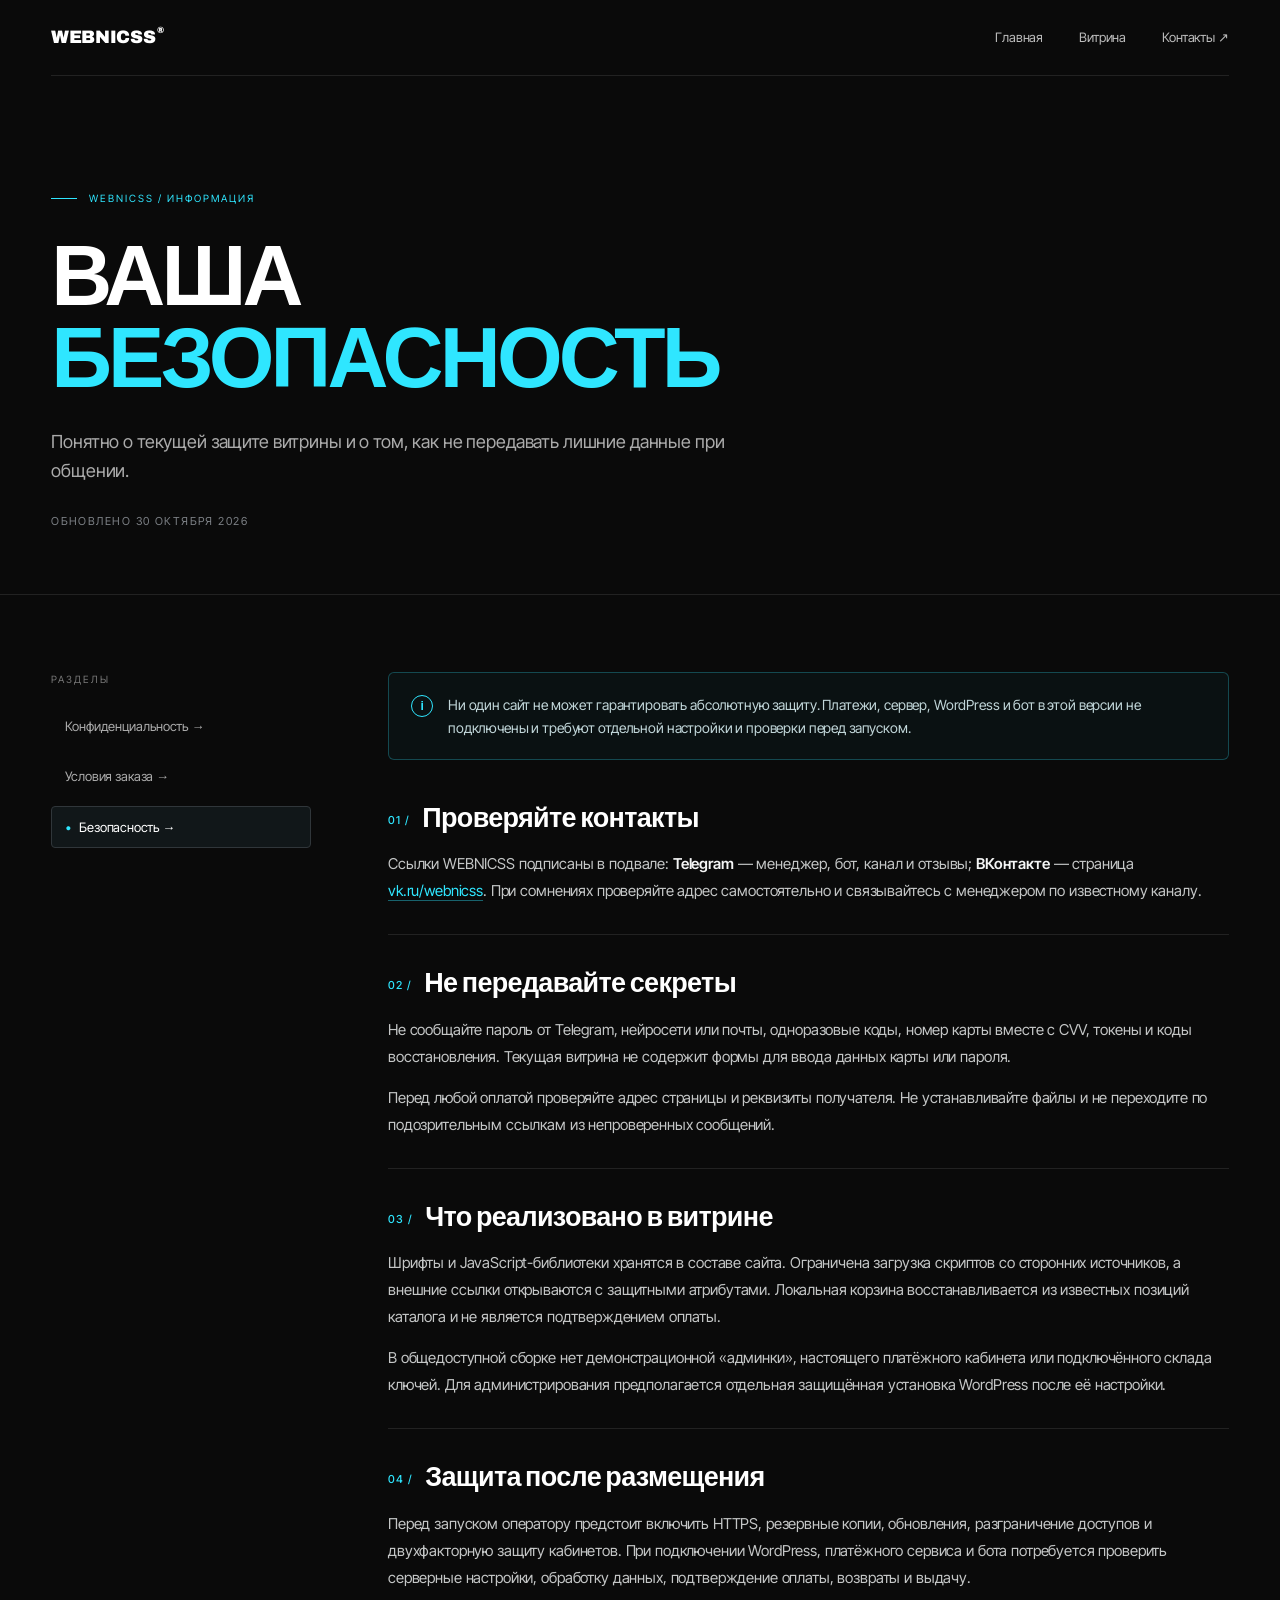
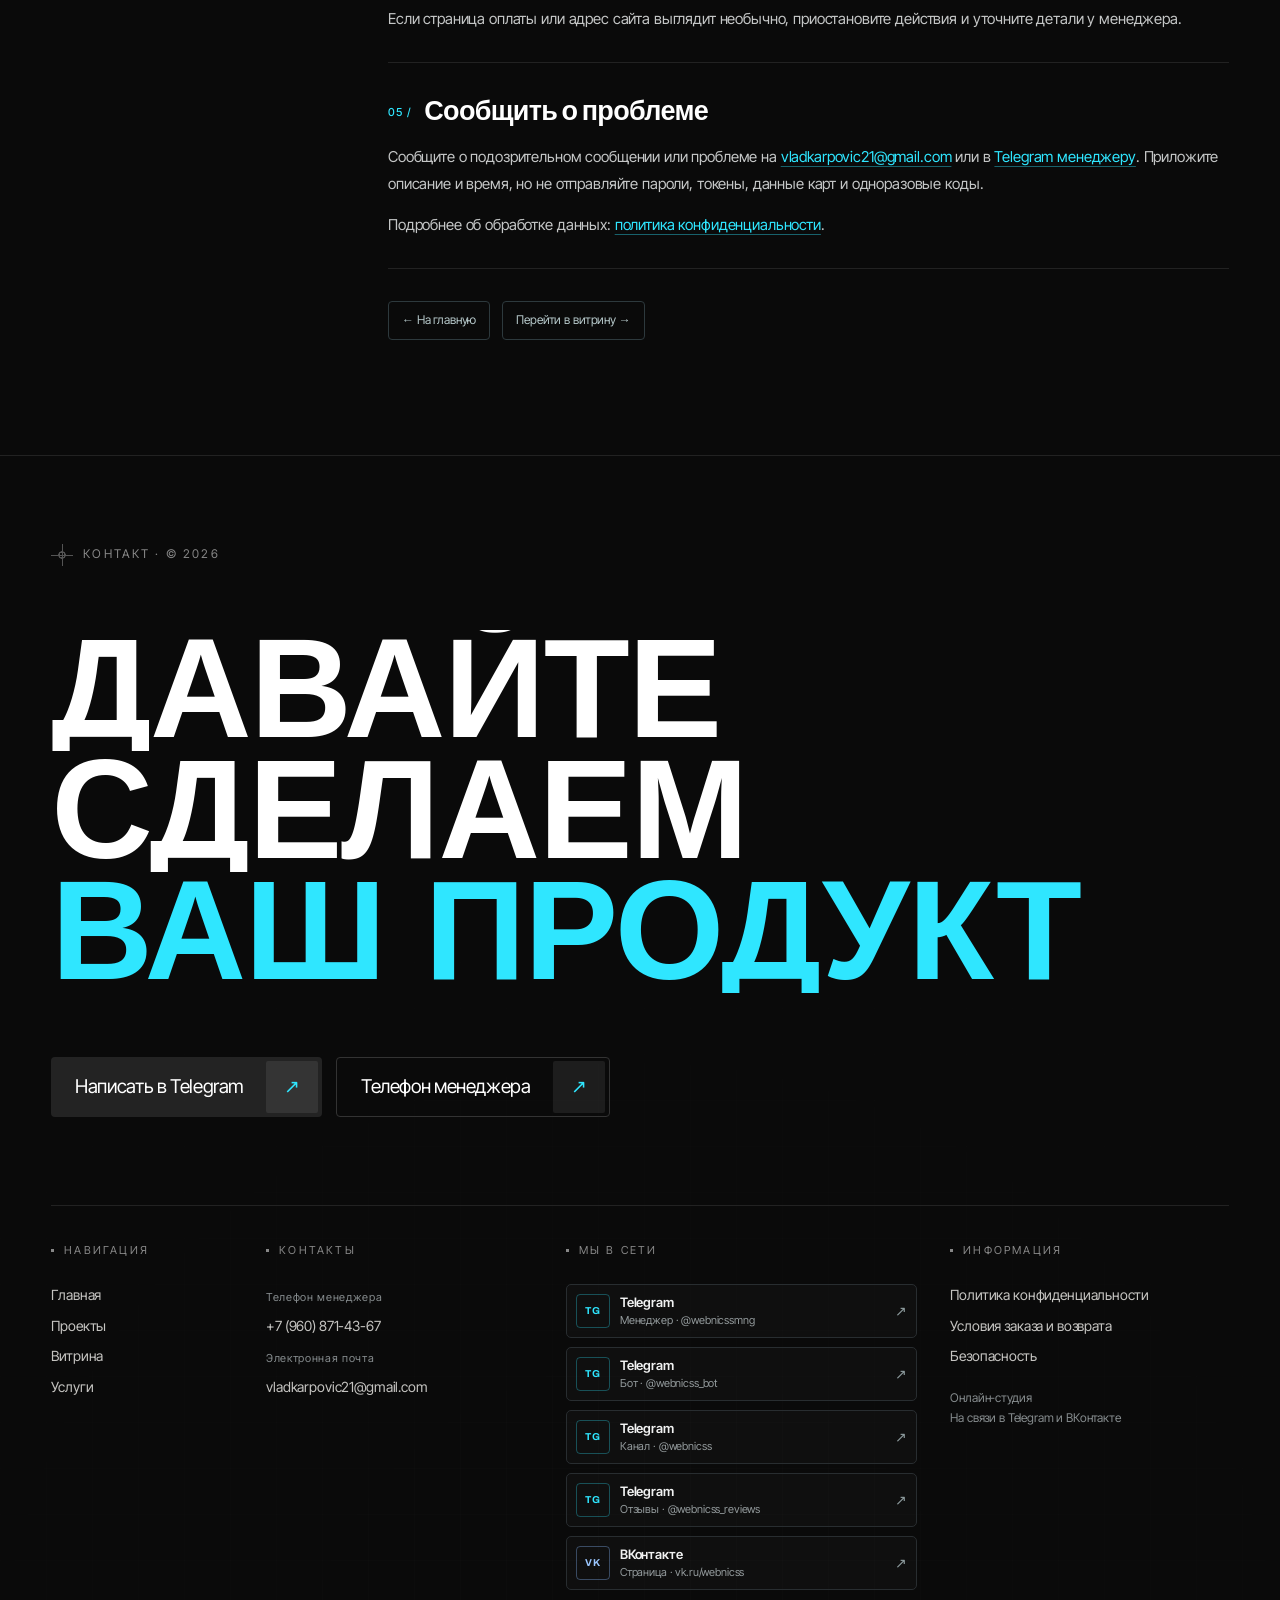
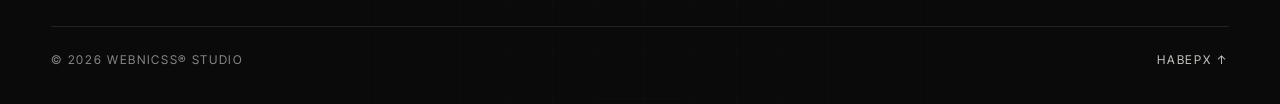
<file: security.html>
<!DOCTYPE html>
<html lang="ru">
<head>
<meta charset="UTF-8">
<meta http-equiv="Content-Security-Policy" content="default-src 'self'; script-src 'self'; style-src 'self' 'unsafe-inline'; img-src 'self' data: blob:; font-src 'self'; connect-src 'self'; object-src 'none'; frame-src 'none'; base-uri 'none'; form-action 'self'">
<meta name="referrer" content="strict-origin-when-cross-origin">
<meta name="viewport" content="width=device-width, initial-scale=1.0, viewport-fit=cover">
<title>Безопасность — WEBNICSS</title>
<meta name="description" content="Как безопасно обращаться в WEBNICSS и какие меры реализованы в этой версии сайта.">
<link rel="icon" type="image/png" href="favicon.png">
<link rel="stylesheet" href="fonts.css">
<link rel="stylesheet" href="styles.css">
<link rel="stylesheet" href="legal.css">
</head>
<body class="legal-page" id="top">
  <header class="wrap legal-nav">
    <a class="legal-logo" href="index.html" aria-label="WEBNICSS на главную">WEBNICSS<sup>®</sup></a>
    <nav class="legal-nav-links" aria-label="Основная навигация"><a href="index.html">Главная</a><a href="shop.html#catalog">Витрина</a><a href="index.html#contact">Контакты ↗</a></nav>
  </header>
  <main class="legal-main">
    <div class="legal-hero"><div class="wrap">
      <p class="legal-kicker">WEBNICSS / Информация</p>
      <h1 class="legal-title">ВАША<br><em>БЕЗОПАСНОСТЬ</em></h1>
      <p class="legal-lead">Понятно о текущей защите витрины и о том, как не передавать лишние данные при общении.</p>
      <p class="legal-meta">Обновлено 30 октября 2026</p>
    </div></div>
    <div class="wrap legal-layout">
      <aside class="legal-side"><span class="legal-side-label">Разделы</span><nav aria-label="Документы"><a href="privacy.html">Конфиденциальность →</a><a href="terms.html">Условия заказа →</a><a href="security.html" aria-current="page">Безопасность →</a></nav></aside>
      <article class="legal-content">
        <div class="legal-notice">Ни один сайт не может гарантировать абсолютную защиту. Платежи, сервер, WordPress и бот в этой версии не подключены и требуют отдельной настройки и проверки перед запуском.</div>
        <section class="legal-block"><h2><span>01 /</span>Проверяйте контакты</h2><p>Ссылки WEBNICSS подписаны в подвале: <strong>Telegram</strong> — менеджер, бот, канал и отзывы; <strong>ВКонтакте</strong> — страница <a href="https://vk.ru/webnicss" target="_blank" rel="noopener noreferrer">vk.ru/webnicss</a>. При сомнениях проверяйте адрес самостоятельно и связывайтесь с менеджером по известному каналу.</p></section>
<section class="legal-block"><h2><span>02 /</span>Не передавайте секреты</h2><p>Не сообщайте пароль от Telegram, нейросети или почты, одноразовые коды, номер карты вместе с CVV, токены и коды восстановления. Текущая витрина не содержит формы для ввода данных карты или пароля.</p><p>Перед любой оплатой проверяйте адрес страницы и реквизиты получателя. Не устанавливайте файлы и не переходите по подозрительным ссылкам из непроверенных сообщений.</p></section>
<section class="legal-block"><h2><span>03 /</span>Что реализовано в витрине</h2><p>Шрифты и JavaScript-библиотеки хранятся в составе сайта. Ограничена загрузка скриптов со сторонних источников, а внешние ссылки открываются с защитными атрибутами. Локальная корзина восстанавливается из известных позиций каталога и не является подтверждением оплаты.</p><p>В общедоступной сборке нет демонстрационной «админки», настоящего платёжного кабинета или подключённого склада ключей. Для администрирования предполагается отдельная защищённая установка WordPress после её настройки.</p></section>
<section class="legal-block"><h2><span>04 /</span>Защита после размещения</h2><p>Перед запуском оператору предстоит включить HTTPS, резервные копии, обновления, разграничение доступов и двухфакторную защиту кабинетов. При подключении WordPress, платёжного сервиса и бота потребуется проверить серверные настройки, обработку данных, подтверждение оплаты, возвраты и выдачу.</p><p>Если страница оплаты или адрес сайта выглядит необычно, приостановите действия и уточните детали у менеджера.</p></section>
<section class="legal-block"><h2><span>05 /</span>Сообщить о проблеме</h2><p>Сообщите о подозрительном сообщении или проблеме на <a href="mailto:vladkarpovic21@gmail.com">vladkarpovic21@gmail.com</a> или в <a href="https://t.me/webnicssmng" target="_blank" rel="noopener noreferrer">Telegram менеджеру</a>. Приложите описание и время, но не отправляйте пароли, токены, данные карт и одноразовые коды.</p><p>Подробнее об обработке данных: <a href="privacy.html">политика конфиденциальности</a>.</p></section>
        <div class="legal-inline-nav"><a href="index.html">← На главную</a><a href="shop.html#catalog">Перейти в витрину →</a></div>
      </article>
    </div>
  </main>
  <footer class="footer" id="contact" data-nav-compact>
    <div class="mosaic" data-mosaic aria-hidden="true"></div>
    <div class="wrap footer-inner">
      <p class="ac-label"><span class="crosshair sm"></span>Контакт · © 2026</p>
      <h2 class="ft-lines">
        <span class="ft-line"><span class="display">ДАВАЙТЕ</span></span>
        <span class="ft-line"><span class="display">СДЕЛАЕМ</span></span>
        <span class="ft-line"><span class="display accent-text">ВАШ ПРОДУКТ</span></span>
      </h2>
      <div class="ft-cta">
        <a href="https://t.me/webnicssmng" target="_blank" rel="noopener noreferrer" class="btn-chip big" data-cursor>
          <span class="btn-label">Написать в Telegram</span><span class="btn-arrow" aria-hidden="true">↗</span>
        </a>
        <a href="tel:+79608714367" class="btn-chip big ghost" data-cursor>
          <span class="btn-label">Телефон менеджера</span><span class="btn-arrow" aria-hidden="true">↗</span>
        </a>
      </div>
      <div class="ft-grid">
        <nav class="ft-col" aria-label="Навигация в подвале">
          <span class="ft-h"><i class="sq"></i>Навигация</span>
          <a class="ul" href="index.html">Главная</a>
          <a class="ul" href="projects.html#projects-list">Проекты</a>
          <a class="ul" href="shop.html#catalog">Витрина</a>
          <a class="ul" href="service.html#sites">Услуги</a>
        </nav>
        <div class="ft-col">
          <span class="ft-h"><i class="sq"></i>Контакты</span>
          <span class="ft-caption">Телефон менеджера</span>
          <a class="ul ft-contact-value" href="tel:+79608714367">+7 (960) 871-43-67</a>
          <span class="ft-caption">Электронная почта</span>
          <a class="ul ft-contact-value" href="mailto:vladkarpovic21@gmail.com">vladkarpovic21@gmail.com</a>
        </div>
        <nav class="ft-col" aria-label="Социальные сети">
          <span class="ft-h"><i class="sq"></i>Мы в сети</span>
          <a class="ft-social" href="https://t.me/webnicssmng" target="_blank" rel="noopener noreferrer">
            <span class="ft-social-icon" aria-hidden="true">TG</span><span class="ft-social-text"><b>Telegram</b><small>Менеджер · @webnicssmng</small></span><span class="ft-social-arrow" aria-hidden="true">↗</span>
          </a>
          <a class="ft-social" href="https://t.me/webnicss_bot" target="_blank" rel="noopener noreferrer">
            <span class="ft-social-icon" aria-hidden="true">TG</span><span class="ft-social-text"><b>Telegram</b><small>Бот · @webnicss_bot</small></span><span class="ft-social-arrow" aria-hidden="true">↗</span>
          </a>
          <a class="ft-social" href="https://t.me/webnicss" target="_blank" rel="noopener noreferrer">
            <span class="ft-social-icon" aria-hidden="true">TG</span><span class="ft-social-text"><b>Telegram</b><small>Канал · @webnicss</small></span><span class="ft-social-arrow" aria-hidden="true">↗</span>
          </a>
          <a class="ft-social" href="https://t.me/webnicss_reviews" target="_blank" rel="noopener noreferrer">
            <span class="ft-social-icon" aria-hidden="true">TG</span><span class="ft-social-text"><b>Telegram</b><small>Отзывы · @webnicss_reviews</small></span><span class="ft-social-arrow" aria-hidden="true">↗</span>
          </a>
          <a class="ft-social" href="https://vk.ru/webnicss" target="_blank" rel="noopener noreferrer">
            <span class="ft-social-icon vk" aria-hidden="true">VK</span><span class="ft-social-text"><b>ВКонтакте</b><small>Страница · vk.ru/webnicss</small></span><span class="ft-social-arrow" aria-hidden="true">↗</span>
          </a>
        </nav>
        <nav class="ft-col" aria-label="Документы и безопасность">
          <span class="ft-h"><i class="sq"></i>Информация</span>
          <a class="ul" href="privacy.html">Политика конфиденциальности</a>
          <a class="ul" href="terms.html">Условия заказа и возврата</a>
          <a class="ul" href="security.html">Безопасность</a>
          <span class="ft-note">Онлайн-студия<br>На связи в Telegram и ВКонтакте</span>
        </nav>
      </div>
      <div class="ft-bottom">
        <span>© 2026 WEBNICSS® STUDIO</span>
        <a class="to-top" href="#top">Наверх ↑</a>
      </div>
    </div>
  </footer>
</body>
</html>
</file>
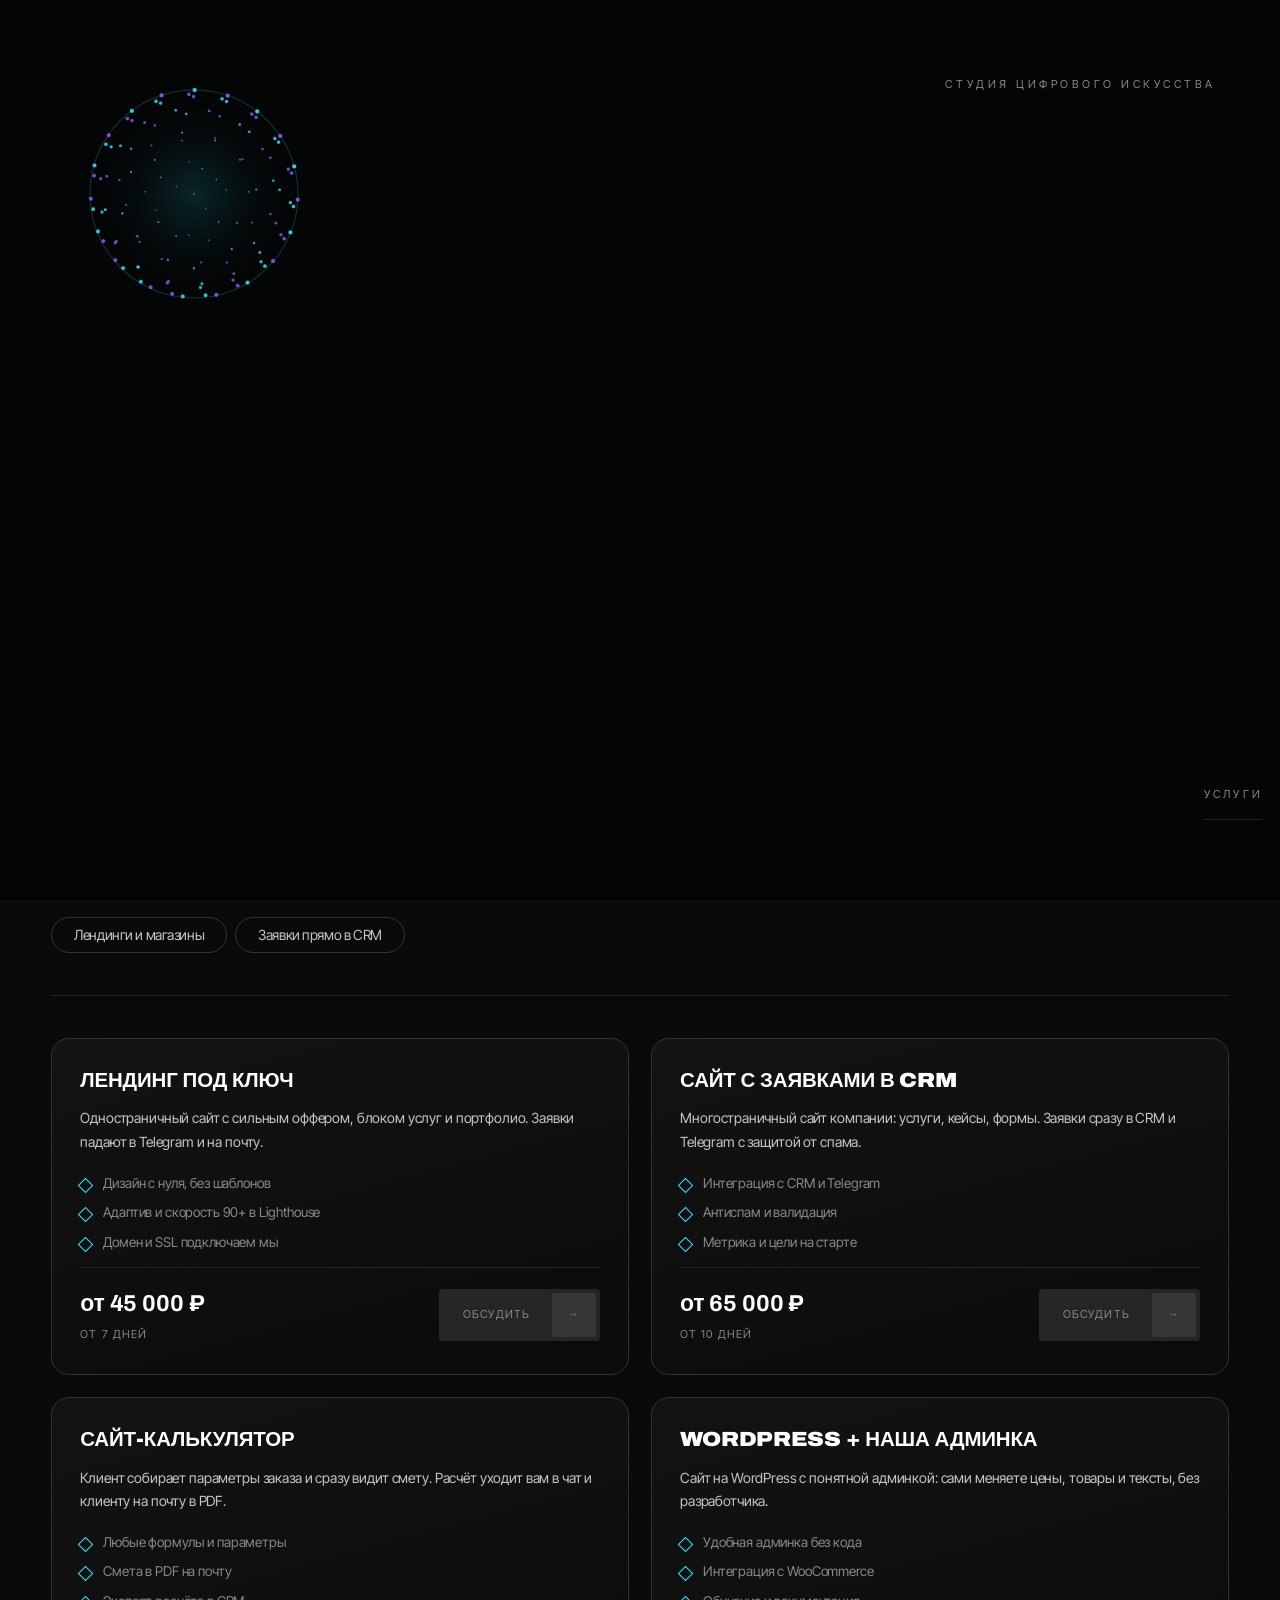
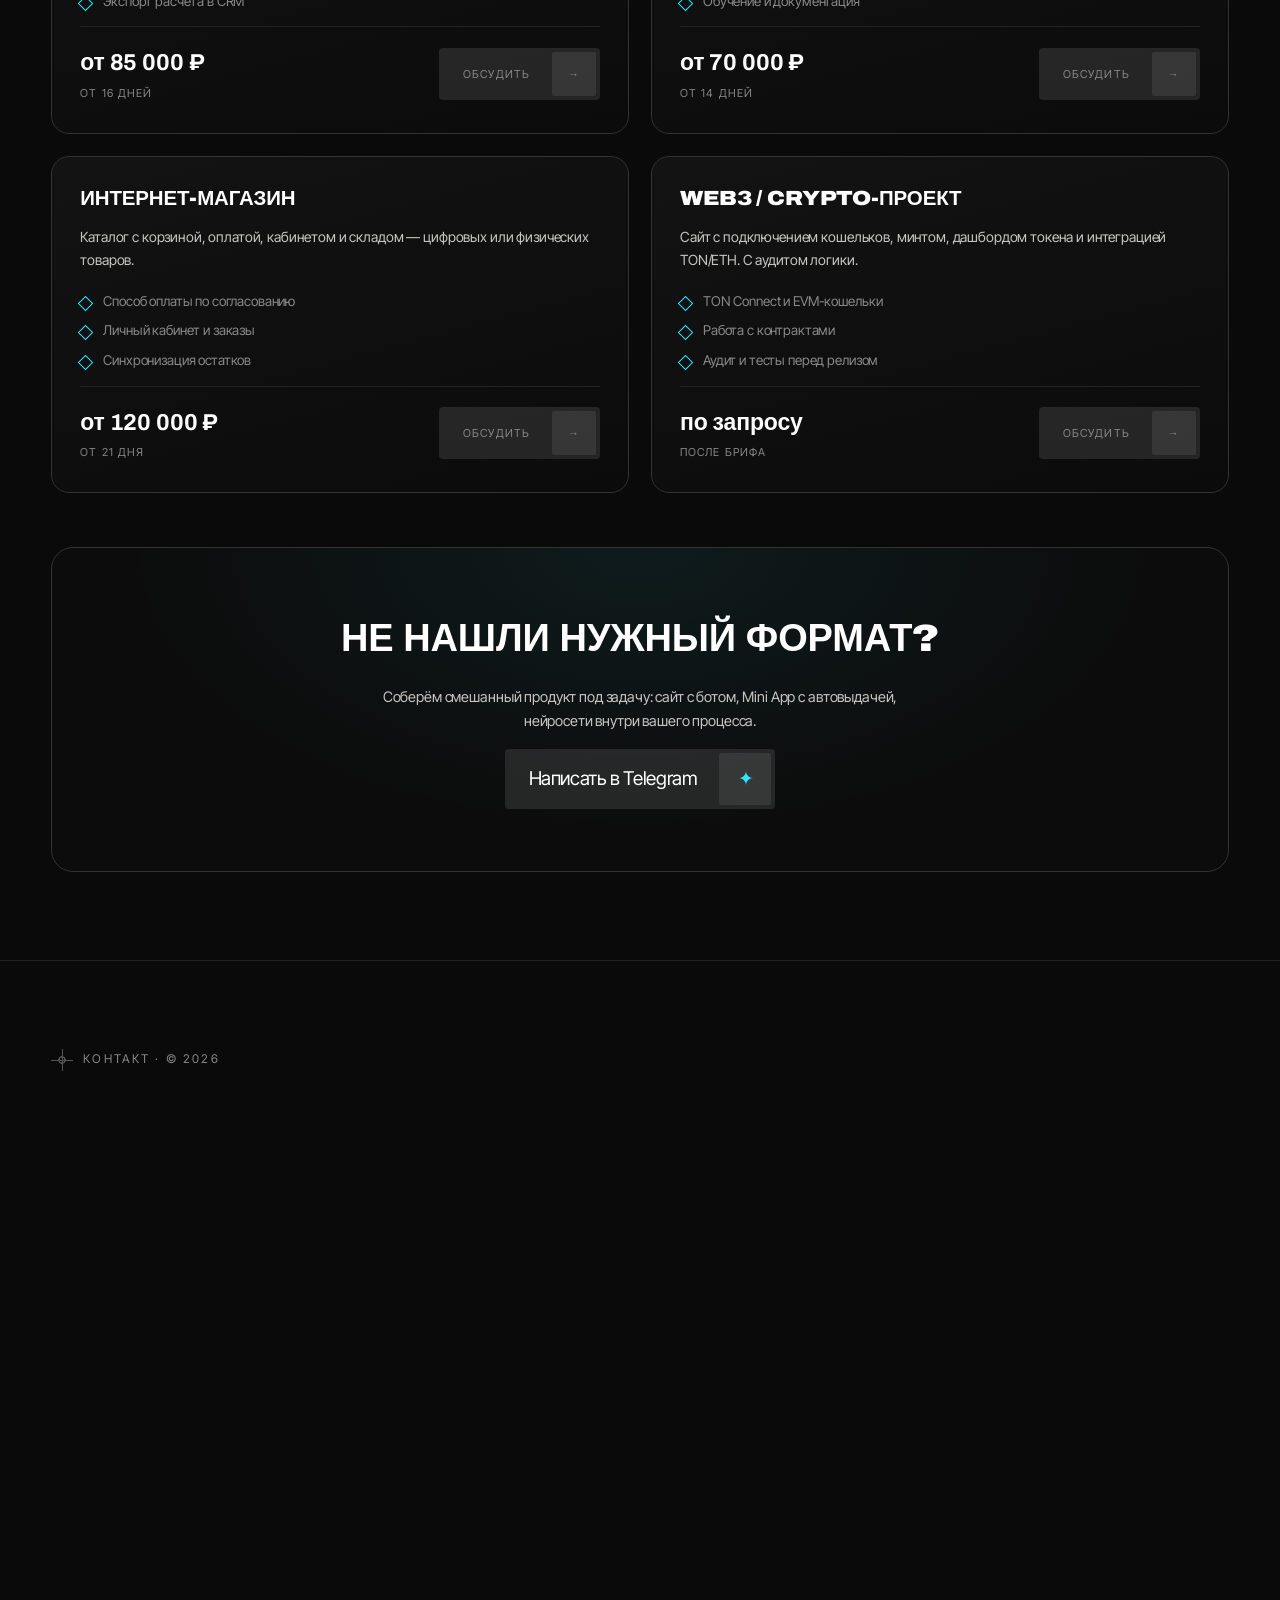
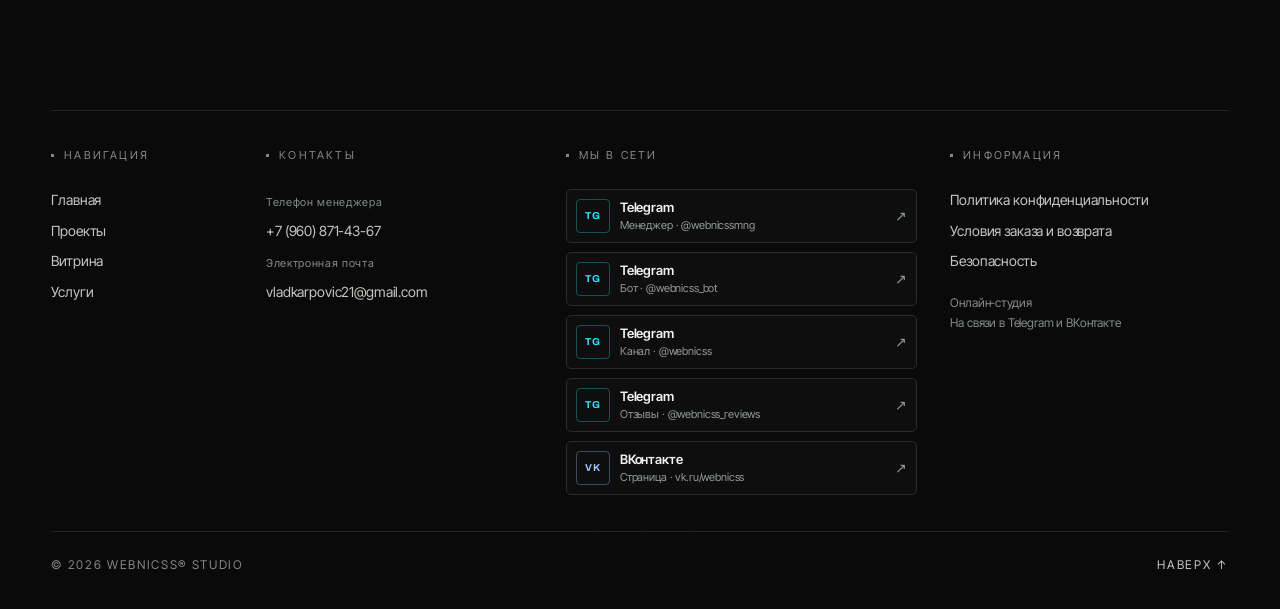
<file: service.html>
<!DOCTYPE html>
<html lang="ru">
<head>
<meta charset="UTF-8">
<meta http-equiv="Content-Security-Policy" content="default-src 'self'; script-src 'self'; style-src 'self' 'unsafe-inline'; img-src 'self' data: blob:; font-src 'self'; connect-src 'self'; object-src 'none'; frame-src 'none'; base-uri 'none'; form-action 'self'">
<meta name="referrer" content="strict-origin-when-cross-origin">
<meta name="viewport" content="width=device-width, initial-scale=1.0, viewport-fit=cover">
<title>Услуги — WEBNICSS®</title>
<meta name="description" content="Услуги студии WEBNICSS: сайты, нейросети, Telegram-боты, дизайн, 3D, моушн, презентации, видео, реклама и автоматизация.">
<link rel="icon" type="image/png" href="favicon.png">
<link rel="stylesheet" href="fonts.css">
<link rel="stylesheet" href="styles.css">
<script src="bootstrap.js"></script>

</head>
<body class="is-loading" data-loader-label="Услуги">

<div class="cursor" aria-hidden="true"></div>

<header class="nav">
  <a class="nav-logo" href="index.html" aria-label="WEBNICSS на главную">WEBNICSS<sup>®</sup></a>
  <div class="nav-info">
    <p>Студия цифрового искусства<br>работаем по всему миру</p>
    <p>Онлайн-студия без границ<br><span data-clock>00:00:00 · UTC+3</span></p>
  </div>
</header>

<button class="menu-btn" id="menuBtn" aria-expanded="false" aria-controls="menu">
  <span class="menu-ico"><i></i><i></i><i></i></span><span class="menu-label">МЕНЮ</span>
</button>

<div class="menu" id="menu" aria-hidden="true">
  <div class="menu-scrim" data-menu-close></div>
  <aside class="menu-panel">
    <div class="menu-head">
      <span><i class="sq"></i>Меню</span>
      <span><i class="sq"></i>WEBNICSS</span>
    </div>
    <nav class="menu-list" id="menuList"></nav>
    <div class="menu-extra">
      <button class="menu-mini" id="menuCart"><i class="sq"></i>Корзина <b id="menuCartQty">0</b></button>
    </div>
  </aside>
</div>

<!-- загрузчик -->
<div class="loader" aria-hidden="true">
  <div class="ld-curtain ld-back"></div>
  <div class="ld-curtain ld-front"></div>
  <div class="ld-content">
    <div class="ld-top">
      <div class="ld-sphere-wrap">
        <canvas class="ld-sphere" width="520" height="520"></canvas>
      </div>
      <span class="ld-tag">студия цифрового искусства</span>
    </div>
    <div class="ld-foot">
      <div class="ld-name">
        <span class="ld-name-char">W</span><span class="ld-name-char">E</span><span class="ld-name-char">B</span><span class="ld-name-char">N</span><span class="ld-name-char">I</span><span class="ld-name-char">C</span><span class="ld-name-char">S</span><span class="ld-name-char">S</span>
      </div>
      <div class="ld-meta">
        <span class="ld-page" data-loader-bar>Услуги</span>
        <span class="ld-line"><b data-loader-line></b></span>
      </div>
    </div>
  </div>
</div>

<main>

  <section class="page-head">
    <div class="wrap">
      <div class="crumb-row">
        <nav class="crumbs" aria-label="Хлебные крошки">
          <a href="index.html">Главная</a><i>/</i><span>Услуги</span>
        </nav>
        <a class="home-btn" href="index.html" data-cursor>
          <svg width="14" height="14" viewBox="0 0 24 24" fill="none" stroke="currentColor" stroke-width="2" stroke-linecap="round" stroke-linejoin="round"><path d="M19 12H5M12 19l-7-7 7-7"/></svg>
          На главную
        </a>
      </div>
      <p class="ac-label" data-reveal="soft"><span class="crosshair sm"></span>Каталог услуг студии</p>
      <h1 class="page-display" data-intro>ЧТО МЫ <em>ДЕЛАЕМ</em></h1>
      <p class="page-lead" data-reveal="soft">
        Выберите направление — внутри каждого форматы работ с описанием, ориентировочной ценой и сроком.
        Цены услуг в этой версии сайта предложены для согласования с владельцем и пока не утверждены.
      </p>
    </div>
  </section>

  <section class="page-section sv-page">
    <div class="wrap">
      <div class="sv-pills" id="svPills"></div>
      <div id="svRoot"></div>
    </div>
  </section>

  <!-- ============ ФУТЕР / КОНТАКТ ============ -->
  <footer class="footer" id="contact" data-nav-compact>
    <div class="mosaic" data-mosaic aria-hidden="true"></div>
    <div class="wrap footer-inner">
      <p class="ac-label"><span class="crosshair sm"></span>Контакт · © 2026</p>
      <h2 class="ft-lines">
        <span class="ft-line"><span class="display">ДАВАЙТЕ</span></span>
        <span class="ft-line"><span class="display">СДЕЛАЕМ</span></span>
        <span class="ft-line"><span class="display accent-text">ВАШ ПРОДУКТ</span></span>
      </h2>
      <div class="ft-cta">
        <a href="https://t.me/webnicssmng" target="_blank" rel="noopener noreferrer" class="btn-chip big" data-cursor>
          <span class="btn-label">Написать в Telegram</span><span class="btn-arrow" aria-hidden="true">↗</span>
        </a>
        <a href="tel:+79608714367" class="btn-chip big ghost" data-cursor>
          <span class="btn-label">Телефон менеджера</span><span class="btn-arrow" aria-hidden="true">↗</span>
        </a>
      </div>
      <div class="ft-grid">
        <nav class="ft-col" aria-label="Навигация в подвале">
          <span class="ft-h"><i class="sq"></i>Навигация</span>
          <a class="ul" href="index.html">Главная</a>
          <a class="ul" href="projects.html#projects-list">Проекты</a>
          <a class="ul" href="shop.html#catalog">Витрина</a>
          <a class="ul" href="service.html#sites">Услуги</a>
        </nav>
        <div class="ft-col">
          <span class="ft-h"><i class="sq"></i>Контакты</span>
          <span class="ft-caption">Телефон менеджера</span>
          <a class="ul ft-contact-value" href="tel:+79608714367">+7 (960) 871-43-67</a>
          <span class="ft-caption">Электронная почта</span>
          <a class="ul ft-contact-value" href="mailto:vladkarpovic21@gmail.com">vladkarpovic21@gmail.com</a>
        </div>
        <nav class="ft-col" aria-label="Социальные сети">
          <span class="ft-h"><i class="sq"></i>Мы в сети</span>
          <a class="ft-social" href="https://t.me/webnicssmng" target="_blank" rel="noopener noreferrer">
            <span class="ft-social-icon" aria-hidden="true">TG</span><span class="ft-social-text"><b>Telegram</b><small>Менеджер · @webnicssmng</small></span><span class="ft-social-arrow" aria-hidden="true">↗</span>
          </a>
          <a class="ft-social" href="https://t.me/webnicss_bot" target="_blank" rel="noopener noreferrer">
            <span class="ft-social-icon" aria-hidden="true">TG</span><span class="ft-social-text"><b>Telegram</b><small>Бот · @webnicss_bot</small></span><span class="ft-social-arrow" aria-hidden="true">↗</span>
          </a>
          <a class="ft-social" href="https://t.me/webnicss" target="_blank" rel="noopener noreferrer">
            <span class="ft-social-icon" aria-hidden="true">TG</span><span class="ft-social-text"><b>Telegram</b><small>Канал · @webnicss</small></span><span class="ft-social-arrow" aria-hidden="true">↗</span>
          </a>
          <a class="ft-social" href="https://t.me/webnicss_reviews" target="_blank" rel="noopener noreferrer">
            <span class="ft-social-icon" aria-hidden="true">TG</span><span class="ft-social-text"><b>Telegram</b><small>Отзывы · @webnicss_reviews</small></span><span class="ft-social-arrow" aria-hidden="true">↗</span>
          </a>
          <a class="ft-social" href="https://vk.ru/webnicss" target="_blank" rel="noopener noreferrer">
            <span class="ft-social-icon vk" aria-hidden="true">VK</span><span class="ft-social-text"><b>ВКонтакте</b><small>Страница · vk.ru/webnicss</small></span><span class="ft-social-arrow" aria-hidden="true">↗</span>
          </a>
        </nav>
        <nav class="ft-col" aria-label="Документы и безопасность">
          <span class="ft-h"><i class="sq"></i>Информация</span>
          <a class="ul" href="privacy.html">Политика конфиденциальности</a>
          <a class="ul" href="terms.html">Условия заказа и возврата</a>
          <a class="ul" href="security.html">Безопасность</a>
          <span class="ft-note">Онлайн-студия<br>На связи в Telegram и ВКонтакте</span>
        </nav>
      </div>
      <div class="ft-bottom">
        <span>© 2026 WEBNICSS® STUDIO</span>
        <button class="to-top" data-cursor>Наверх ↑</button>
      </div>
    </div>
  </footer>

</main>

<div class="overlay" id="cartOverlay" aria-hidden="true">
  <div class="overlay-scrim" data-cart-close></div>
  <aside class="overlay-panel">
    <div class="menu-head">
      <span><i class="sq"></i>Корзина</span>
      <button class="menu-mini" data-cart-close>Закрыть ✕</button>
    </div>
    <div class="overlay-body" id="cartBody"></div>
  </aside>
</div>

<script src="gsap.min.js"></script>
<script src="ScrollTrigger.min.js"></script>
<script src="lenis.min.js"></script>
<script src="main.js"></script>
</body>
</html>
</file>
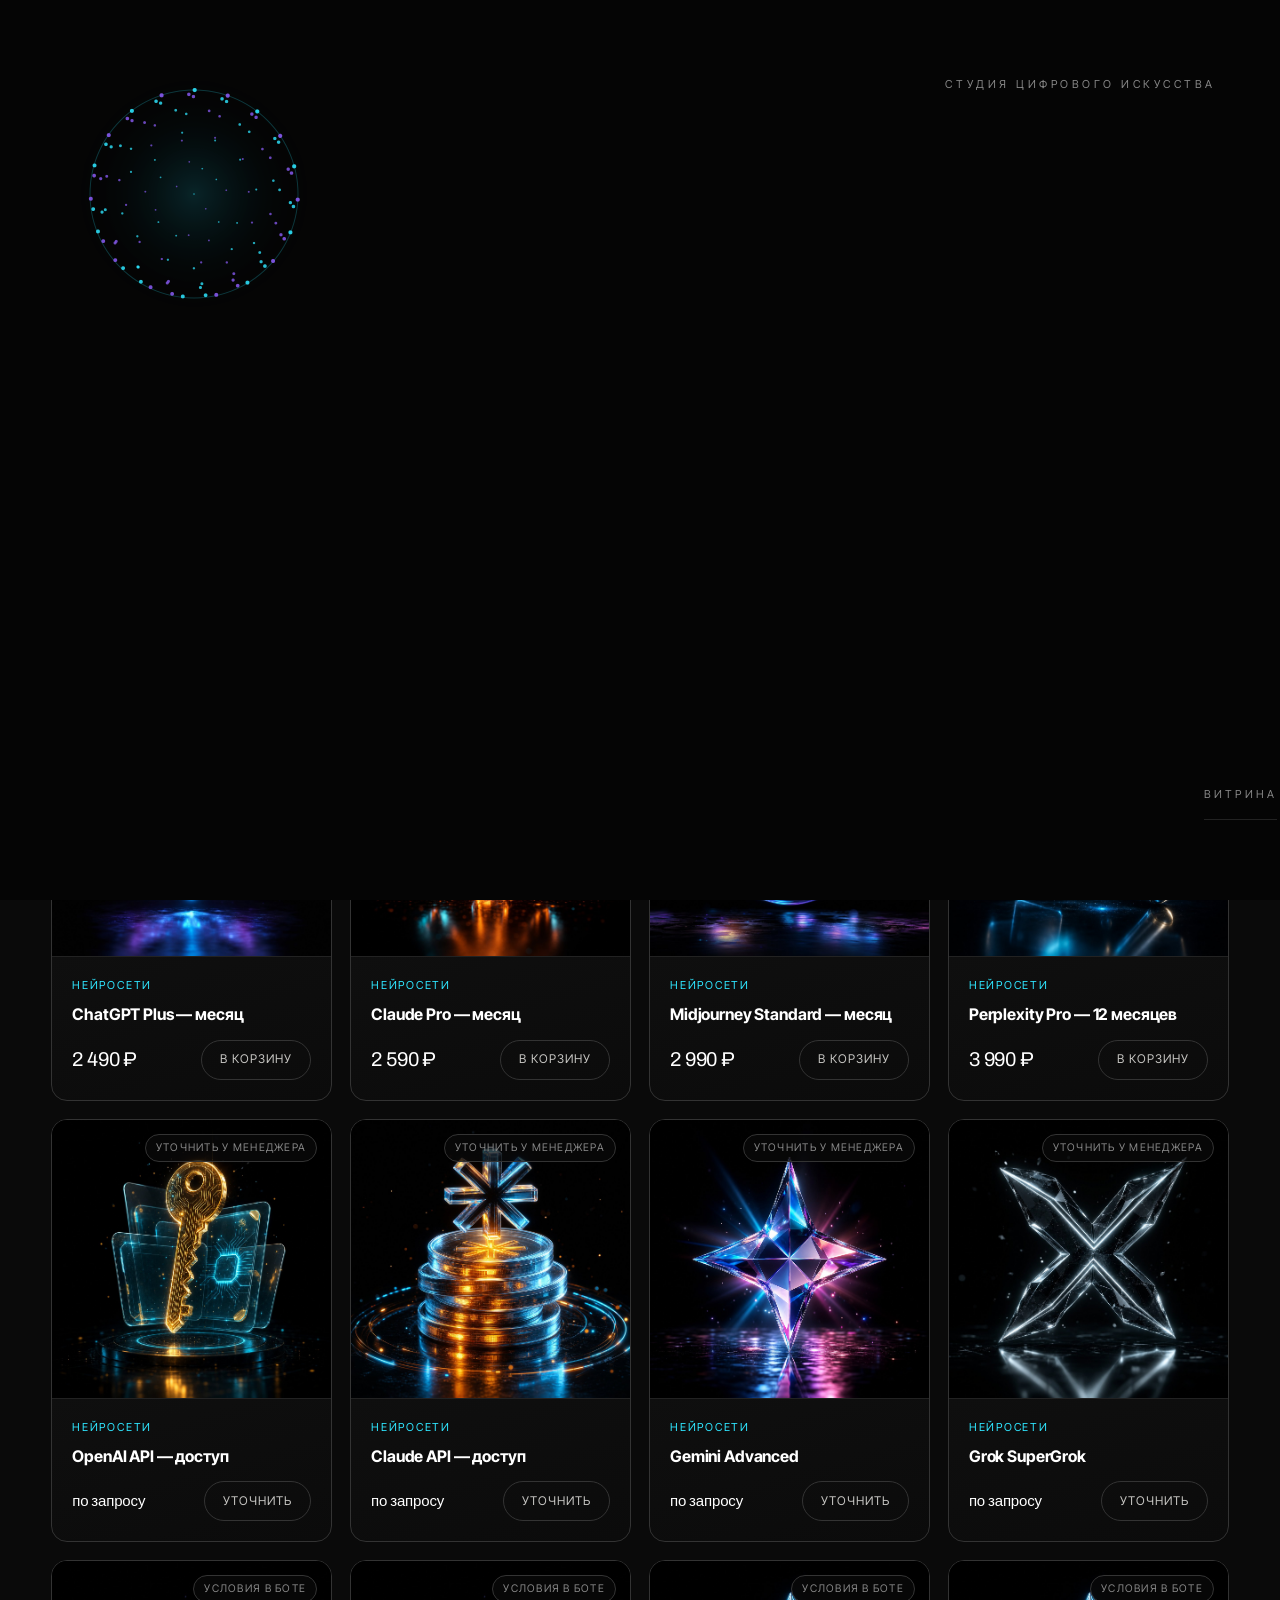
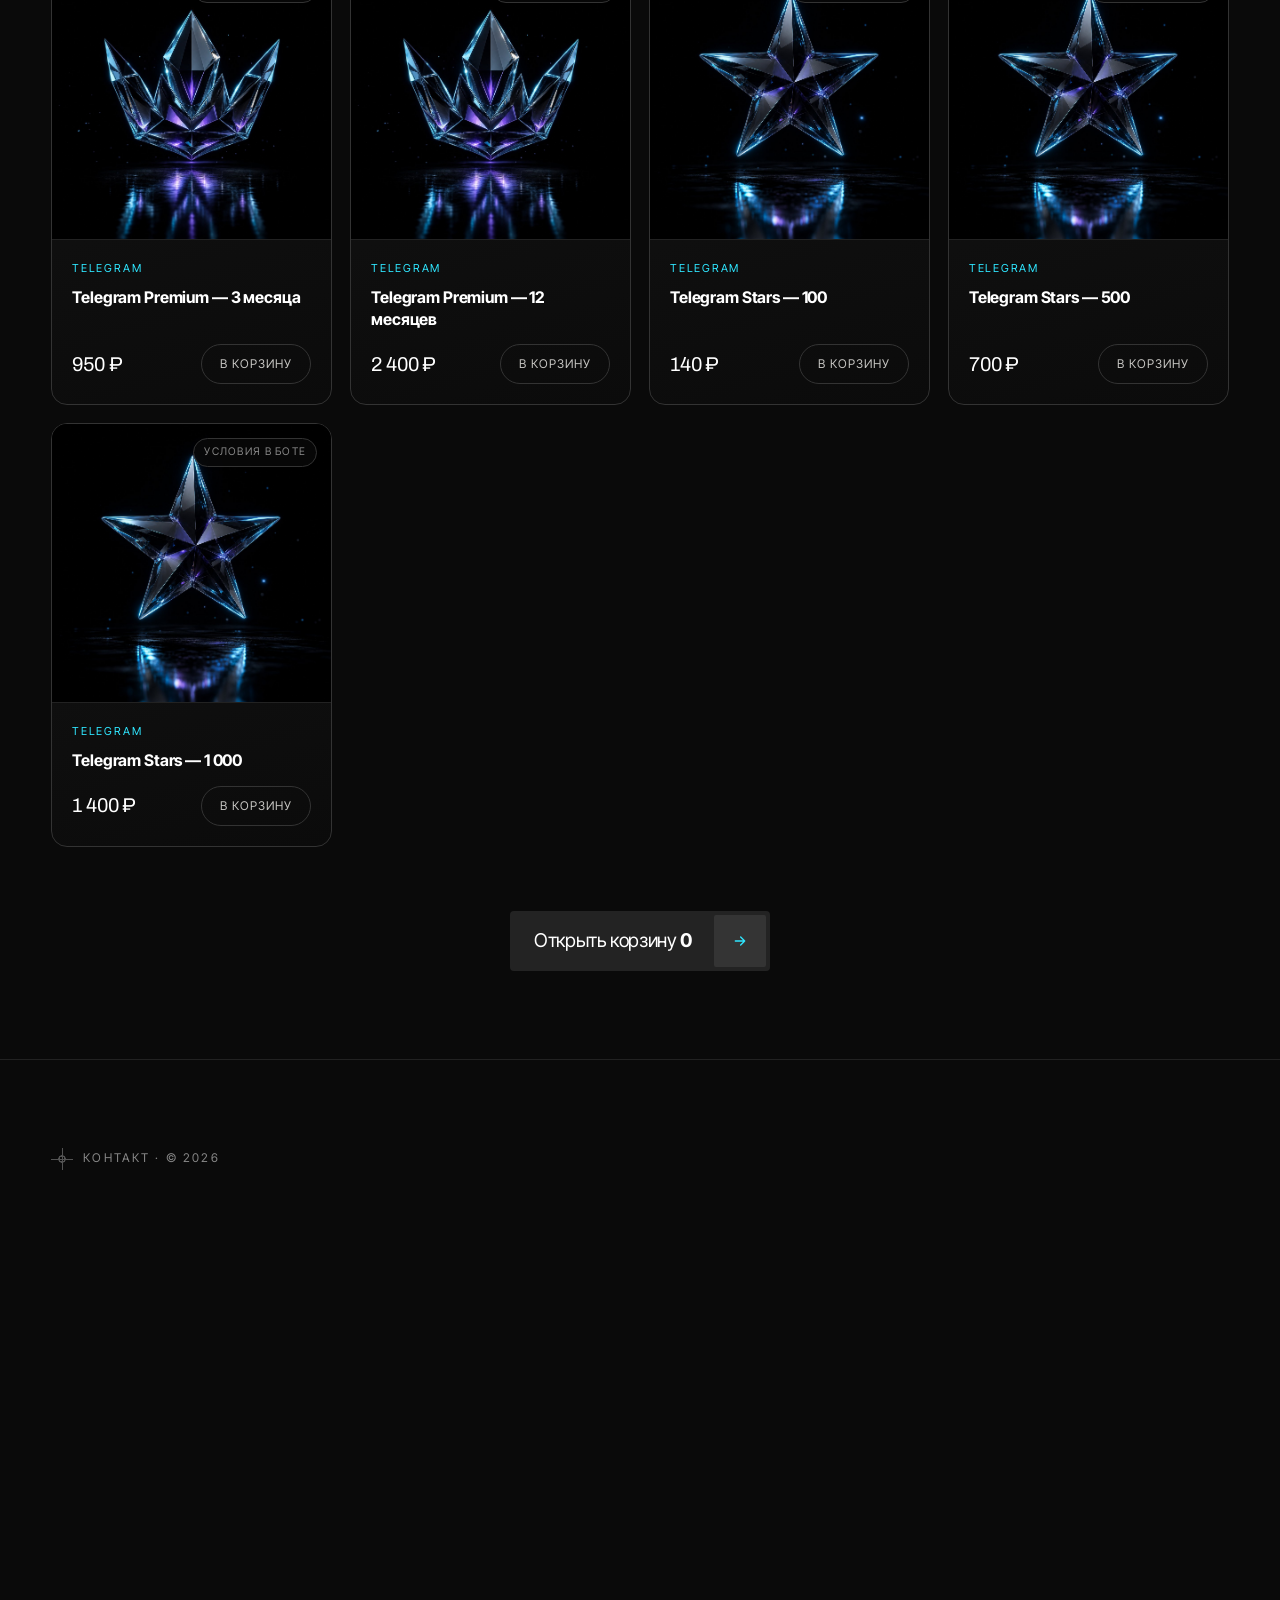
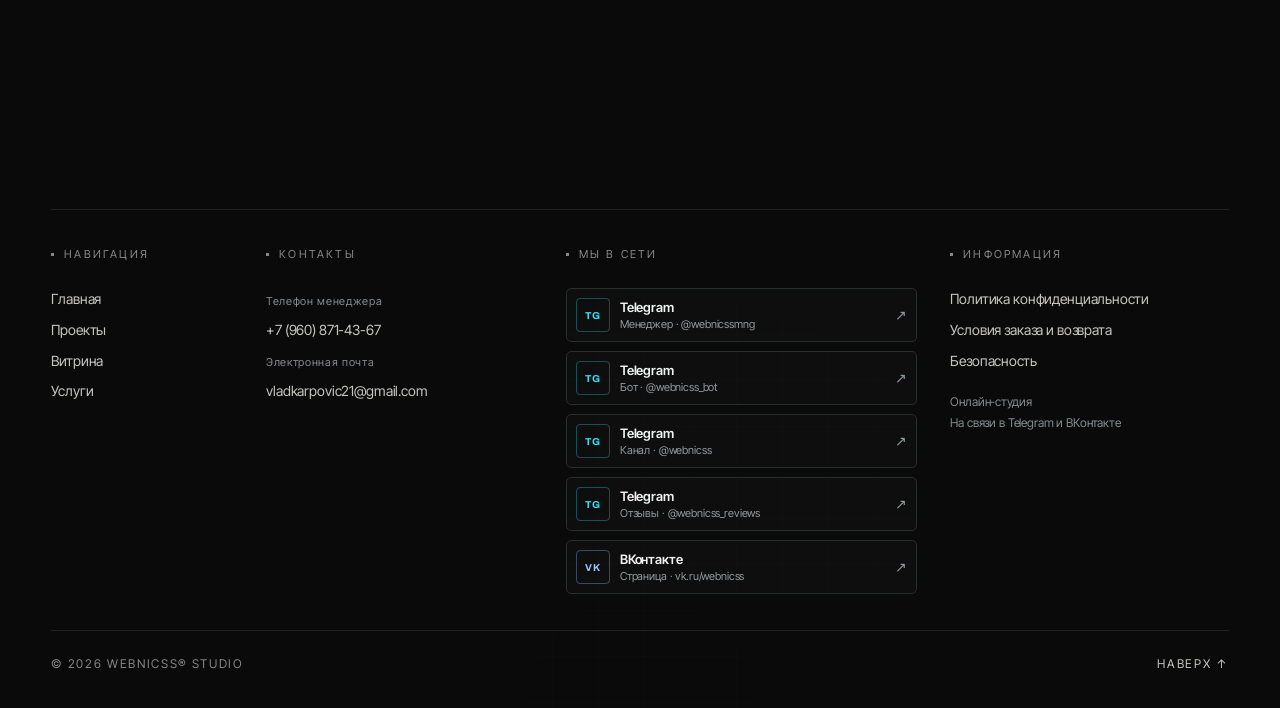
<file: shop.html>
<!DOCTYPE html>
<html lang="ru">
<head>
<meta charset="UTF-8">
<meta http-equiv="Content-Security-Policy" content="default-src 'self'; script-src 'self'; style-src 'self' 'unsafe-inline'; img-src 'self' data: blob:; font-src 'self'; connect-src 'self'; object-src 'none'; frame-src 'none'; base-uri 'none'; form-action 'self'">
<meta name="referrer" content="strict-origin-when-cross-origin">
<meta name="viewport" content="width=device-width, initial-scale=1.0, viewport-fit=cover">
<title>Витрина — WEBNICSS®</title>
<meta name="description" content="Цифровые товары WEBNICSS: подписки на нейросети, Telegram Premium и Stars. Условия заказа — в Telegram-боте.">
<link rel="icon" type="image/png" href="favicon.png">
<link rel="stylesheet" href="fonts.css">
<link rel="stylesheet" href="styles.css">
<script src="bootstrap.js"></script>

</head>
<body class="is-loading" data-loader-label="Витрина">

<div class="cursor" aria-hidden="true"></div>

<header class="nav">
  <a class="nav-logo" href="index.html" aria-label="WEBNICSS на главную">WEBNICSS<sup>®</sup></a>
  <div class="nav-info">
    <p>Студия цифрового искусства<br>работаем по всему миру</p>
    <p>Онлайн-студия без границ<br><span data-clock>00:00:00 · UTC+3</span></p>
  </div>
</header>

<button class="menu-btn" id="menuBtn" aria-expanded="false" aria-controls="menu">
  <span class="menu-ico"><i></i><i></i><i></i></span><span class="menu-label">МЕНЮ</span>
</button>

<div class="menu" id="menu" aria-hidden="true">
  <div class="menu-scrim" data-menu-close></div>
  <aside class="menu-panel">
    <div class="menu-head">
      <span><i class="sq"></i>Меню</span>
      <span><i class="sq"></i>WEBNICSS</span>
    </div>
    <nav class="menu-list" id="menuList"></nav>
    <div class="menu-extra">
      <button class="menu-mini" id="menuCart"><i class="sq"></i>Корзина <b id="menuCartQty">0</b></button>
    </div>
  </aside>
</div>

<!-- загрузчик -->
<div class="loader" aria-hidden="true">
  <div class="ld-curtain ld-back"></div>
  <div class="ld-curtain ld-front"></div>
  <div class="ld-content">
    <div class="ld-top">
      <div class="ld-sphere-wrap">
        <canvas class="ld-sphere" width="520" height="520"></canvas>
      </div>
      <span class="ld-tag">студия цифрового искусства</span>
    </div>
    <div class="ld-foot">
      <div class="ld-name">
        <span class="ld-name-char">W</span><span class="ld-name-char">E</span><span class="ld-name-char">B</span><span class="ld-name-char">N</span><span class="ld-name-char">I</span><span class="ld-name-char">C</span><span class="ld-name-char">S</span><span class="ld-name-char">S</span>
      </div>
      <div class="ld-meta">
        <span class="ld-page" data-loader-bar>Витрина</span>
        <span class="ld-line"><b data-loader-line></b></span>
      </div>
    </div>
  </div>
</div>

<main>

  <!-- ============ ШАПКА СТРАНИЦЫ ============ -->
  <section class="page-head">
    <div class="wrap">
      <div class="crumb-row">
        <nav class="crumbs" aria-label="Хлебные крошки">
          <a href="index.html">Главная</a><i>/</i><span>Витрина</span>
        </nav>
        <a class="home-btn" href="index.html" data-cursor>
          <svg width="14" height="14" viewBox="0 0 24 24" fill="none" stroke="currentColor" stroke-width="2" stroke-linecap="round" stroke-linejoin="round"><path d="M19 12H5M12 19l-7-7 7-7"/></svg>
          На главную
        </a>
      </div>
      <p class="ac-label" data-reveal="soft"><span class="crosshair sm"></span>Витрина цифровых товаров</p>
      <h1 class="page-display" data-intro>ЦИФРОВЫЕ <em>ТОВАРЫ</em></h1>
      <p class="page-lead" data-reveal="soft">
        Подписки на нейросети, Telegram Premium и Stars. Оплата и автовыдача на сайте пока не подключены.
        Доступные товары и условия оформления уточняйте в Telegram-боте или у менеджера.
      </p>
    </div>
  </section>

  <!-- ============ КАТАЛОГ ============ -->
  <section class="page-section shop-page">
    <div class="wrap" id="catalog">
      <div class="shop-filters" id="shopFilters">
        <button class="pill active" data-filter="all" aria-pressed="true">Всё</button>
        <button class="pill" data-filter="ai" aria-pressed="false">Нейросети</button>
        <button class="pill" data-filter="tg" aria-pressed="false">Telegram</button>
      </div>
      <div id="shopList"></div>
      <div class="shop-actions">
        <button class="btn-chip big" id="openCart" data-cursor>
          <span class="btn-label">Открыть корзину <b id="cartChipQty">0</b></span>
          <span class="btn-arrow">
            <svg width="16" height="16" viewBox="0 0 24 24" fill="none" stroke="currentColor" stroke-width="2" stroke-linecap="round" stroke-linejoin="round"><path d="M5 12h14M13 6l6 6-6 6"/></svg>
          </span>
        </button>
      </div>
    </div>
  </section>

  <!-- ============ ФУТЕР / КОНТАКТ ============ -->
  <footer class="footer" id="contact" data-nav-compact>
    <div class="mosaic" data-mosaic aria-hidden="true"></div>
    <div class="wrap footer-inner">
      <p class="ac-label"><span class="crosshair sm"></span>Контакт · © 2026</p>
      <h2 class="ft-lines">
        <span class="ft-line"><span class="display">ДАВАЙТЕ</span></span>
        <span class="ft-line"><span class="display">СДЕЛАЕМ</span></span>
        <span class="ft-line"><span class="display accent-text">ВАШ ПРОДУКТ</span></span>
      </h2>
      <div class="ft-cta">
        <a href="https://t.me/webnicssmng" target="_blank" rel="noopener noreferrer" class="btn-chip big" data-cursor>
          <span class="btn-label">Написать в Telegram</span><span class="btn-arrow" aria-hidden="true">↗</span>
        </a>
        <a href="tel:+79608714367" class="btn-chip big ghost" data-cursor>
          <span class="btn-label">Телефон менеджера</span><span class="btn-arrow" aria-hidden="true">↗</span>
        </a>
      </div>
      <div class="ft-grid">
        <nav class="ft-col" aria-label="Навигация в подвале">
          <span class="ft-h"><i class="sq"></i>Навигация</span>
          <a class="ul" href="index.html">Главная</a>
          <a class="ul" href="projects.html#projects-list">Проекты</a>
          <a class="ul" href="shop.html#catalog">Витрина</a>
          <a class="ul" href="service.html#sites">Услуги</a>
        </nav>
        <div class="ft-col">
          <span class="ft-h"><i class="sq"></i>Контакты</span>
          <span class="ft-caption">Телефон менеджера</span>
          <a class="ul ft-contact-value" href="tel:+79608714367">+7 (960) 871-43-67</a>
          <span class="ft-caption">Электронная почта</span>
          <a class="ul ft-contact-value" href="mailto:vladkarpovic21@gmail.com">vladkarpovic21@gmail.com</a>
        </div>
        <nav class="ft-col" aria-label="Социальные сети">
          <span class="ft-h"><i class="sq"></i>Мы в сети</span>
          <a class="ft-social" href="https://t.me/webnicssmng" target="_blank" rel="noopener noreferrer">
            <span class="ft-social-icon" aria-hidden="true">TG</span><span class="ft-social-text"><b>Telegram</b><small>Менеджер · @webnicssmng</small></span><span class="ft-social-arrow" aria-hidden="true">↗</span>
          </a>
          <a class="ft-social" href="https://t.me/webnicss_bot" target="_blank" rel="noopener noreferrer">
            <span class="ft-social-icon" aria-hidden="true">TG</span><span class="ft-social-text"><b>Telegram</b><small>Бот · @webnicss_bot</small></span><span class="ft-social-arrow" aria-hidden="true">↗</span>
          </a>
          <a class="ft-social" href="https://t.me/webnicss" target="_blank" rel="noopener noreferrer">
            <span class="ft-social-icon" aria-hidden="true">TG</span><span class="ft-social-text"><b>Telegram</b><small>Канал · @webnicss</small></span><span class="ft-social-arrow" aria-hidden="true">↗</span>
          </a>
          <a class="ft-social" href="https://t.me/webnicss_reviews" target="_blank" rel="noopener noreferrer">
            <span class="ft-social-icon" aria-hidden="true">TG</span><span class="ft-social-text"><b>Telegram</b><small>Отзывы · @webnicss_reviews</small></span><span class="ft-social-arrow" aria-hidden="true">↗</span>
          </a>
          <a class="ft-social" href="https://vk.ru/webnicss" target="_blank" rel="noopener noreferrer">
            <span class="ft-social-icon vk" aria-hidden="true">VK</span><span class="ft-social-text"><b>ВКонтакте</b><small>Страница · vk.ru/webnicss</small></span><span class="ft-social-arrow" aria-hidden="true">↗</span>
          </a>
        </nav>
        <nav class="ft-col" aria-label="Документы и безопасность">
          <span class="ft-h"><i class="sq"></i>Информация</span>
          <a class="ul" href="privacy.html">Политика конфиденциальности</a>
          <a class="ul" href="terms.html">Условия заказа и возврата</a>
          <a class="ul" href="security.html">Безопасность</a>
          <span class="ft-note">Онлайн-студия<br>На связи в Telegram и ВКонтакте</span>
        </nav>
      </div>
      <div class="ft-bottom">
        <span>© 2026 WEBNICSS® STUDIO</span>
        <button class="to-top" data-cursor>Наверх ↑</button>
      </div>
    </div>
  </footer>

</main>

<div class="overlay" id="cartOverlay" aria-hidden="true">
  <div class="overlay-scrim" data-cart-close></div>
  <aside class="overlay-panel">
    <div class="menu-head">
      <span><i class="sq"></i>Корзина</span>
      <button class="menu-mini" data-cart-close>Закрыть ✕</button>
    </div>
    <div class="overlay-body" id="cartBody"></div>
  </aside>
</div>

<script src="gsap.min.js"></script>
<script src="ScrollTrigger.min.js"></script>
<script src="lenis.min.js"></script>
<script src="main.js"></script>
</body>
</html>
</file>
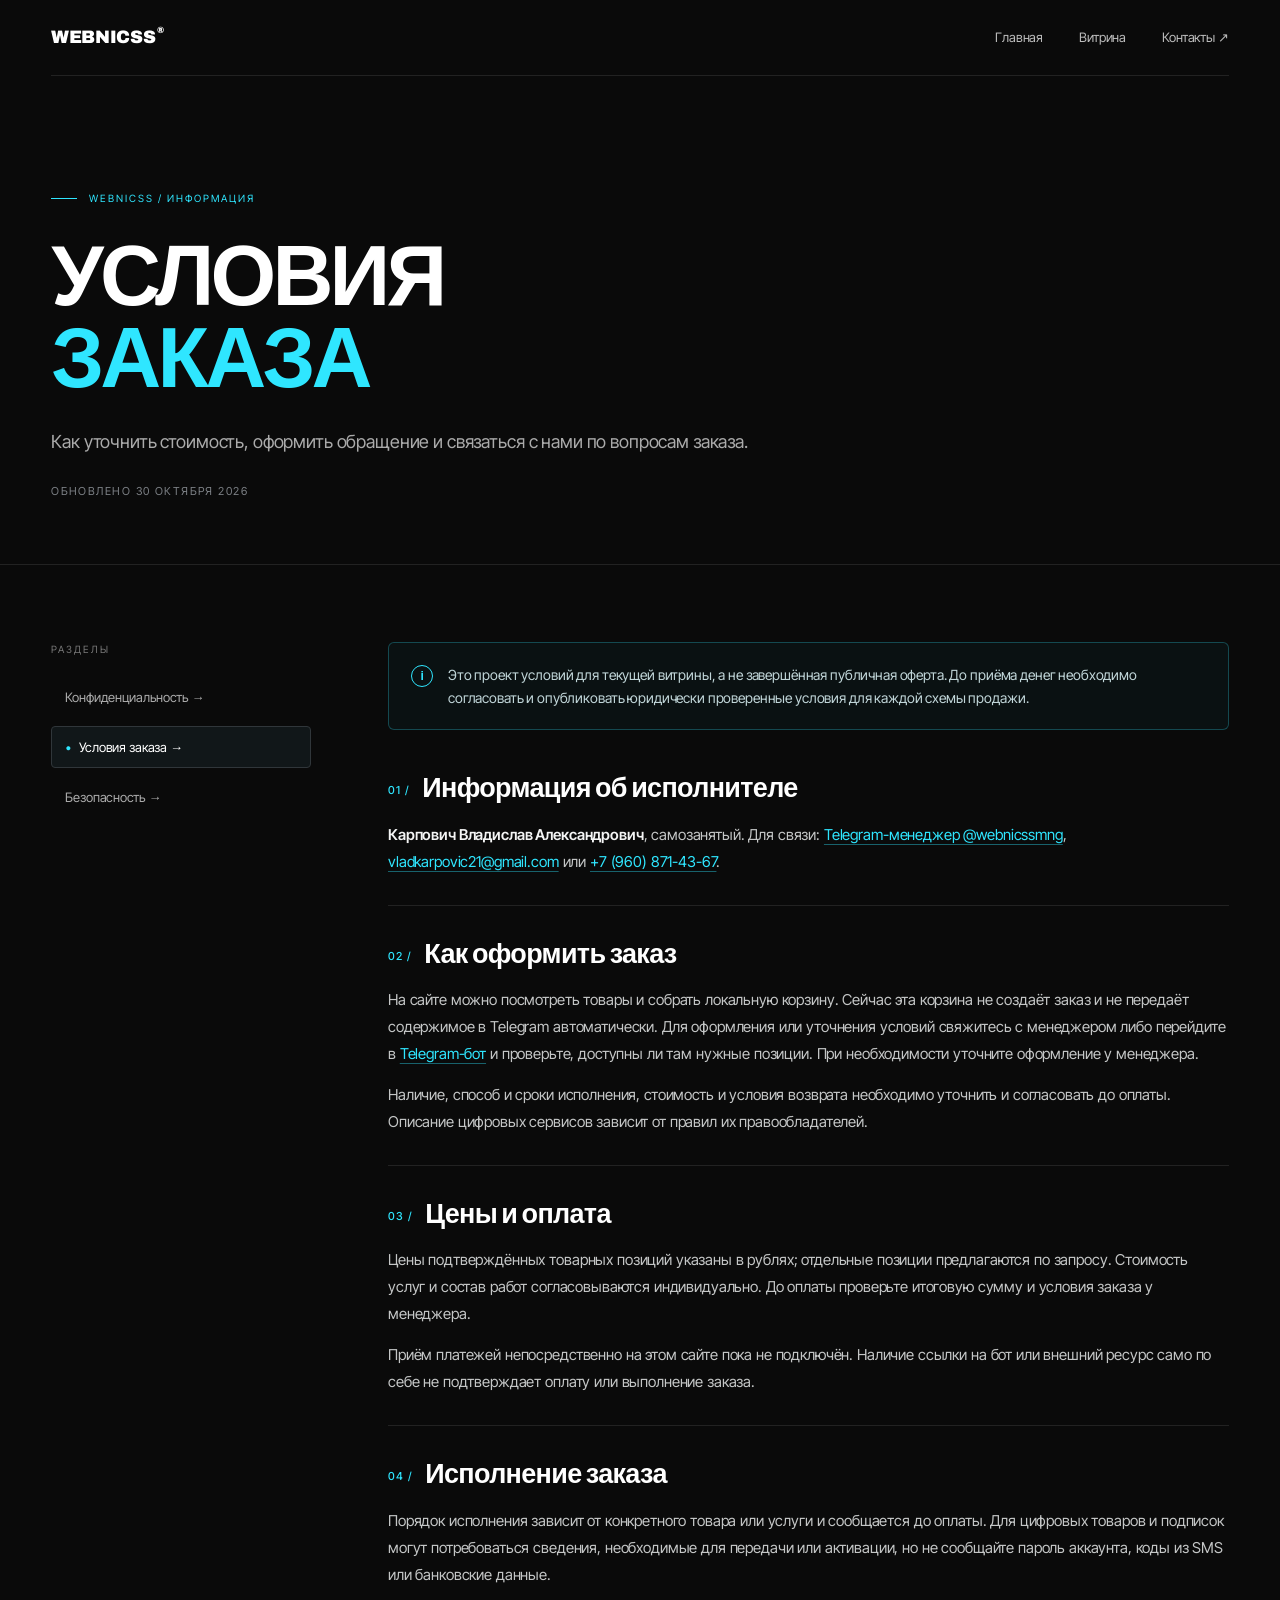
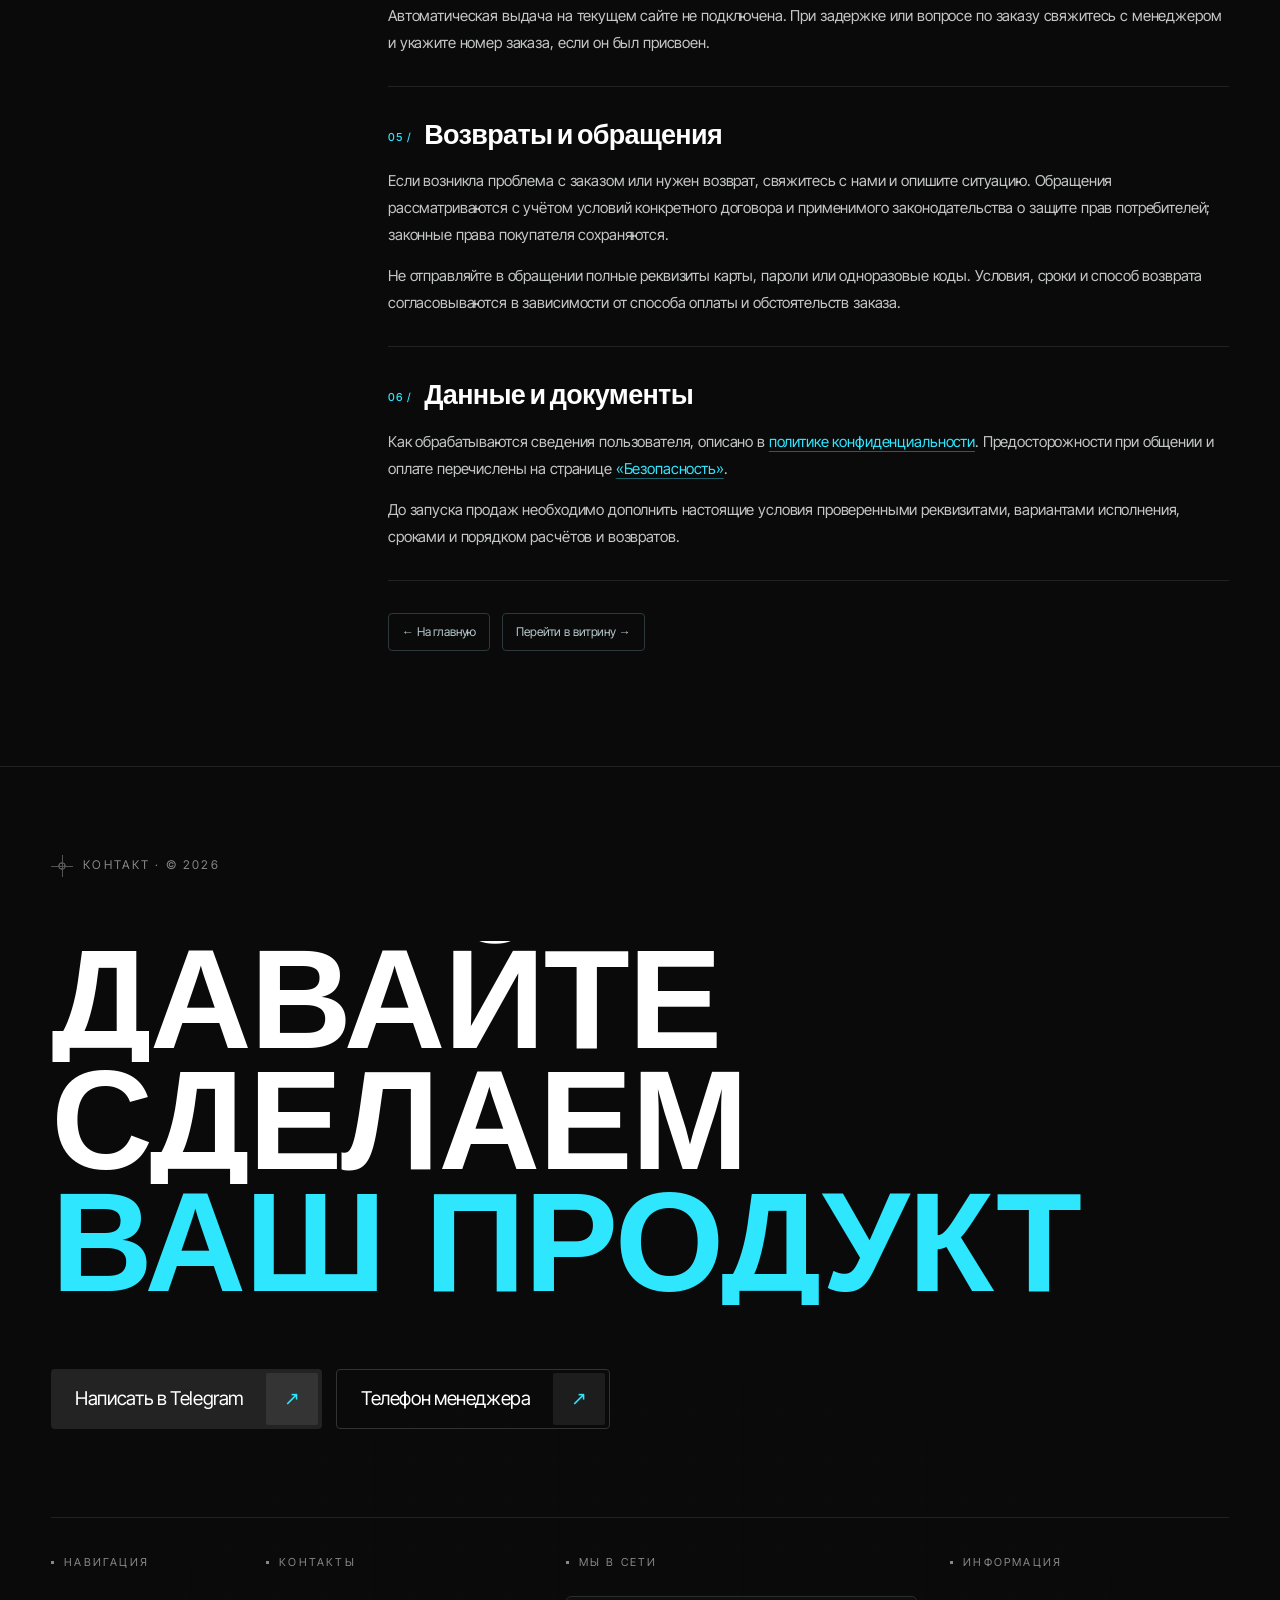
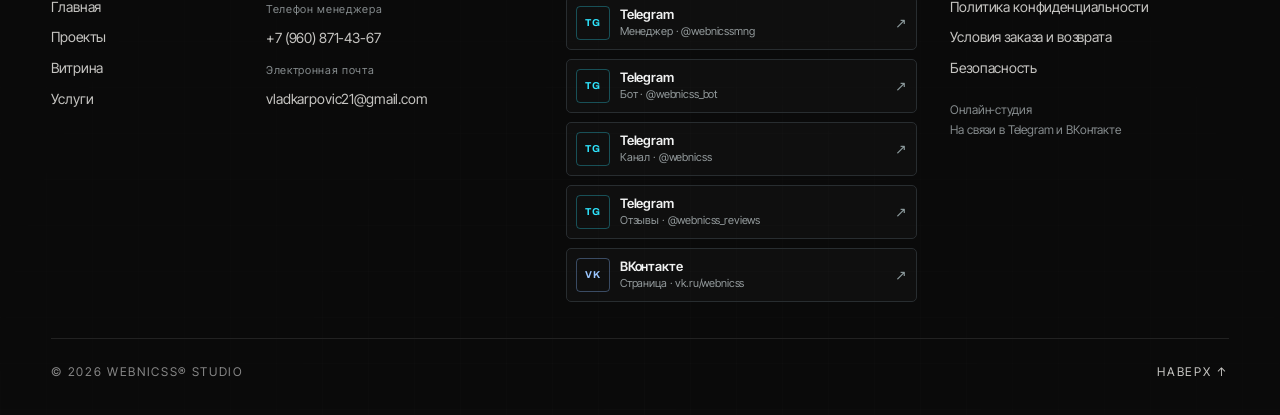
<file: terms.html>
<!DOCTYPE html>
<html lang="ru">
<head>
<meta charset="UTF-8">
<meta http-equiv="Content-Security-Policy" content="default-src 'self'; script-src 'self'; style-src 'self' 'unsafe-inline'; img-src 'self' data: blob:; font-src 'self'; connect-src 'self'; object-src 'none'; frame-src 'none'; base-uri 'none'; form-action 'self'">
<meta name="referrer" content="strict-origin-when-cross-origin">
<meta name="viewport" content="width=device-width, initial-scale=1.0, viewport-fit=cover">
<title>Условия заказа и возврата — WEBNICSS</title>
<meta name="description" content="Информация о заказах, согласовании условий и возвратах WEBNICSS.">
<link rel="icon" type="image/png" href="favicon.png">
<link rel="stylesheet" href="fonts.css">
<link rel="stylesheet" href="styles.css">
<link rel="stylesheet" href="legal.css">
</head>
<body class="legal-page" id="top">
  <header class="wrap legal-nav">
    <a class="legal-logo" href="index.html" aria-label="WEBNICSS на главную">WEBNICSS<sup>®</sup></a>
    <nav class="legal-nav-links" aria-label="Основная навигация"><a href="index.html">Главная</a><a href="shop.html#catalog">Витрина</a><a href="index.html#contact">Контакты ↗</a></nav>
  </header>
  <main class="legal-main">
    <div class="legal-hero"><div class="wrap">
      <p class="legal-kicker">WEBNICSS / Информация</p>
      <h1 class="legal-title">УСЛОВИЯ<br><em>ЗАКАЗА</em></h1>
      <p class="legal-lead">Как уточнить стоимость, оформить обращение и связаться с нами по вопросам заказа.</p>
      <p class="legal-meta">Обновлено 30 октября 2026</p>
    </div></div>
    <div class="wrap legal-layout">
      <aside class="legal-side"><span class="legal-side-label">Разделы</span><nav aria-label="Документы"><a href="privacy.html">Конфиденциальность →</a><a href="terms.html" aria-current="page">Условия заказа →</a><a href="security.html">Безопасность →</a></nav></aside>
      <article class="legal-content">
        <div class="legal-notice">Это проект условий для текущей витрины, а не завершённая публичная оферта. До приёма денег необходимо согласовать и опубликовать юридически проверенные условия для каждой схемы продажи.</div>
        <section class="legal-block"><h2><span>01 /</span>Информация об исполнителе</h2><p><strong>Карпович Владислав Александрович</strong>, самозанятый. Для связи: <a href="https://t.me/webnicssmng" target="_blank" rel="noopener noreferrer">Telegram-менеджер @webnicssmng</a>, <a href="mailto:vladkarpovic21@gmail.com">vladkarpovic21@gmail.com</a> или <a href="tel:+79608714367">+7 (960) 871-43-67</a>.</p></section>
<section class="legal-block"><h2><span>02 /</span>Как оформить заказ</h2><p>На сайте можно посмотреть товары и собрать локальную корзину. Сейчас эта корзина не создаёт заказ и не передаёт содержимое в Telegram автоматически. Для оформления или уточнения условий свяжитесь с менеджером либо перейдите в <a href="https://t.me/webnicss_bot" target="_blank" rel="noopener noreferrer">Telegram-бот</a> и проверьте, доступны ли там нужные позиции. При необходимости уточните оформление у менеджера.</p><p>Наличие, способ и сроки исполнения, стоимость и условия возврата необходимо уточнить и согласовать до оплаты. Описание цифровых сервисов зависит от правил их правообладателей.</p></section>
<section class="legal-block"><h2><span>03 /</span>Цены и оплата</h2><p>Цены подтверждённых товарных позиций указаны в рублях; отдельные позиции предлагаются по запросу. Стоимость услуг и состав работ согласовываются индивидуально. До оплаты проверьте итоговую сумму и условия заказа у менеджера.</p><p>Приём платежей непосредственно на этом сайте пока не подключён. Наличие ссылки на бот или внешний ресурс само по себе не подтверждает оплату или выполнение заказа.</p></section>
<section class="legal-block"><h2><span>04 /</span>Исполнение заказа</h2><p>Порядок исполнения зависит от конкретного товара или услуги и сообщается до оплаты. Для цифровых товаров и подписок могут потребоваться сведения, необходимые для передачи или активации, но не сообщайте пароль аккаунта, коды из SMS или банковские данные.</p><p>Автоматическая выдача на текущем сайте не подключена. При задержке или вопросе по заказу свяжитесь с менеджером и укажите номер заказа, если он был присвоен.</p></section>
<section class="legal-block"><h2><span>05 /</span>Возвраты и обращения</h2><p>Если возникла проблема с заказом или нужен возврат, свяжитесь с нами и опишите ситуацию. Обращения рассматриваются с учётом условий конкретного договора и применимого законодательства о защите прав потребителей; законные права покупателя сохраняются.</p><p>Не отправляйте в обращении полные реквизиты карты, пароли или одноразовые коды. Условия, сроки и способ возврата согласовываются в зависимости от способа оплаты и обстоятельств заказа.</p></section>
<section class="legal-block"><h2><span>06 /</span>Данные и документы</h2><p>Как обрабатываются сведения пользователя, описано в <a href="privacy.html">политике конфиденциальности</a>. Предосторожности при общении и оплате перечислены на странице <a href="security.html">«Безопасность»</a>.</p><p>До запуска продаж необходимо дополнить настоящие условия проверенными реквизитами, вариантами исполнения, сроками и порядком расчётов и возвратов.</p></section>
        <div class="legal-inline-nav"><a href="index.html">← На главную</a><a href="shop.html#catalog">Перейти в витрину →</a></div>
      </article>
    </div>
  </main>
  <footer class="footer" id="contact" data-nav-compact>
    <div class="mosaic" data-mosaic aria-hidden="true"></div>
    <div class="wrap footer-inner">
      <p class="ac-label"><span class="crosshair sm"></span>Контакт · © 2026</p>
      <h2 class="ft-lines">
        <span class="ft-line"><span class="display">ДАВАЙТЕ</span></span>
        <span class="ft-line"><span class="display">СДЕЛАЕМ</span></span>
        <span class="ft-line"><span class="display accent-text">ВАШ ПРОДУКТ</span></span>
      </h2>
      <div class="ft-cta">
        <a href="https://t.me/webnicssmng" target="_blank" rel="noopener noreferrer" class="btn-chip big" data-cursor>
          <span class="btn-label">Написать в Telegram</span><span class="btn-arrow" aria-hidden="true">↗</span>
        </a>
        <a href="tel:+79608714367" class="btn-chip big ghost" data-cursor>
          <span class="btn-label">Телефон менеджера</span><span class="btn-arrow" aria-hidden="true">↗</span>
        </a>
      </div>
      <div class="ft-grid">
        <nav class="ft-col" aria-label="Навигация в подвале">
          <span class="ft-h"><i class="sq"></i>Навигация</span>
          <a class="ul" href="index.html">Главная</a>
          <a class="ul" href="projects.html#projects-list">Проекты</a>
          <a class="ul" href="shop.html#catalog">Витрина</a>
          <a class="ul" href="service.html#sites">Услуги</a>
        </nav>
        <div class="ft-col">
          <span class="ft-h"><i class="sq"></i>Контакты</span>
          <span class="ft-caption">Телефон менеджера</span>
          <a class="ul ft-contact-value" href="tel:+79608714367">+7 (960) 871-43-67</a>
          <span class="ft-caption">Электронная почта</span>
          <a class="ul ft-contact-value" href="mailto:vladkarpovic21@gmail.com">vladkarpovic21@gmail.com</a>
        </div>
        <nav class="ft-col" aria-label="Социальные сети">
          <span class="ft-h"><i class="sq"></i>Мы в сети</span>
          <a class="ft-social" href="https://t.me/webnicssmng" target="_blank" rel="noopener noreferrer">
            <span class="ft-social-icon" aria-hidden="true">TG</span><span class="ft-social-text"><b>Telegram</b><small>Менеджер · @webnicssmng</small></span><span class="ft-social-arrow" aria-hidden="true">↗</span>
          </a>
          <a class="ft-social" href="https://t.me/webnicss_bot" target="_blank" rel="noopener noreferrer">
            <span class="ft-social-icon" aria-hidden="true">TG</span><span class="ft-social-text"><b>Telegram</b><small>Бот · @webnicss_bot</small></span><span class="ft-social-arrow" aria-hidden="true">↗</span>
          </a>
          <a class="ft-social" href="https://t.me/webnicss" target="_blank" rel="noopener noreferrer">
            <span class="ft-social-icon" aria-hidden="true">TG</span><span class="ft-social-text"><b>Telegram</b><small>Канал · @webnicss</small></span><span class="ft-social-arrow" aria-hidden="true">↗</span>
          </a>
          <a class="ft-social" href="https://t.me/webnicss_reviews" target="_blank" rel="noopener noreferrer">
            <span class="ft-social-icon" aria-hidden="true">TG</span><span class="ft-social-text"><b>Telegram</b><small>Отзывы · @webnicss_reviews</small></span><span class="ft-social-arrow" aria-hidden="true">↗</span>
          </a>
          <a class="ft-social" href="https://vk.ru/webnicss" target="_blank" rel="noopener noreferrer">
            <span class="ft-social-icon vk" aria-hidden="true">VK</span><span class="ft-social-text"><b>ВКонтакте</b><small>Страница · vk.ru/webnicss</small></span><span class="ft-social-arrow" aria-hidden="true">↗</span>
          </a>
        </nav>
        <nav class="ft-col" aria-label="Документы и безопасность">
          <span class="ft-h"><i class="sq"></i>Информация</span>
          <a class="ul" href="privacy.html">Политика конфиденциальности</a>
          <a class="ul" href="terms.html">Условия заказа и возврата</a>
          <a class="ul" href="security.html">Безопасность</a>
          <span class="ft-note">Онлайн-студия<br>На связи в Telegram и ВКонтакте</span>
        </nav>
      </div>
      <div class="ft-bottom">
        <span>© 2026 WEBNICSS® STUDIO</span>
        <a class="to-top" href="#top">Наверх ↑</a>
      </div>
    </div>
  </footer>
</body>
</html>
</file>
<file: fonts.css>
/* latin-ext */
@font-face {
  font-family: 'Archivo';
  font-style: normal;
  font-weight: 100 900;
  font-stretch: 62% 125%;
  font-display: swap;
  src: url(k3kQo8UDI-1M0wlSfdfoLnnA.woff2) format('woff2');
  unicode-range: U+0100-02BA, U+02BD-02C5, U+02C7-02CC, U+02CE-02D7, U+02DD-02FF, U+0304, U+0308, U+0329, U+1D00-1DBF, U+1E00-1E9F, U+1EF2-1EFF, U+2020, U+20A0-20AB, U+20AD-20C4, U+2113, U+2C60-2C7F, U+A720-A7FF;
}
/* latin */
@font-face {
  font-family: 'Archivo';
  font-style: normal;
  font-weight: 100 900;
  font-stretch: 62% 125%;
  font-display: swap;
  src: url(k3kQo8UDI-1M0wlSfdnoLg.woff2) format('woff2');
  unicode-range: U+0000-00FF, U+0131, U+0152-0153, U+02BB-02BC, U+02C6, U+02DA, U+02DC, U+0304, U+0308, U+0329, U+2000-206F, U+20AC, U+2122, U+2191, U+2193, U+2212, U+2215, U+FEFF, U+FFFD;
}
/* cyrillic-ext */
@font-face {
  font-family: 'Inter Tight';
  font-style: normal;
  font-weight: 300;
  font-display: swap;
  src: url(NGSwv5HMAFg6IuGlBNMjxLsK8ah8QA.woff2) format('woff2');
  unicode-range: U+0460-052F, U+1C80-1C8A, U+20B4, U+2DE0-2DFF, U+A640-A69F, U+FE2E-FE2F;
}
/* cyrillic */
@font-face {
  font-family: 'Inter Tight';
  font-style: normal;
  font-weight: 300;
  font-display: swap;
  src: url(NGSwv5HMAFg6IuGlBNMjxLsD8ah8QA.woff2) format('woff2');
  unicode-range: U+0301, U+0400-045F, U+0490-0491, U+04B0-04B1, U+2116;
}
/* greek-ext */
@font-face {
  font-family: 'Inter Tight';
  font-style: normal;
  font-weight: 300;
  font-display: swap;
  src: url(NGSwv5HMAFg6IuGlBNMjxLsL8ah8QA.woff2) format('woff2');
  unicode-range: U+1F00-1FFF;
}
/* greek */
@font-face {
  font-family: 'Inter Tight';
  font-style: normal;
  font-weight: 300;
  font-display: swap;
  src: url(NGSwv5HMAFg6IuGlBNMjxLsE8ah8QA.woff2) format('woff2');
  unicode-range: U+0370-0377, U+037A-037F, U+0384-038A, U+038C, U+038E-03A1, U+03A3-03FF;
}
/* latin-ext */
@font-face {
  font-family: 'Inter Tight';
  font-style: normal;
  font-weight: 300;
  font-display: swap;
  src: url(NGSwv5HMAFg6IuGlBNMjxLsJ8ah8QA.woff2) format('woff2');
  unicode-range: U+0100-02BA, U+02BD-02C5, U+02C7-02CC, U+02CE-02D7, U+02DD-02FF, U+0304, U+0308, U+0329, U+1D00-1DBF, U+1E00-1E9F, U+1EF2-1EFF, U+2020, U+20A0-20AB, U+20AD-20C4, U+2113, U+2C60-2C7F, U+A720-A7FF;
}
/* latin */
@font-face {
  font-family: 'Inter Tight';
  font-style: normal;
  font-weight: 300;
  font-display: swap;
  src: url(NGSwv5HMAFg6IuGlBNMjxLsH8ag.woff2) format('woff2');
  unicode-range: U+0000-00FF, U+0131, U+0152-0153, U+02BB-02BC, U+02C6, U+02DA, U+02DC, U+0304, U+0308, U+0329, U+2000-206F, U+20AC, U+2122, U+2191, U+2193, U+2212, U+2215, U+FEFF, U+FFFD;
}
/* cyrillic-ext */
@font-face {
  font-family: 'Inter Tight';
  font-style: normal;
  font-weight: 400;
  font-display: swap;
  src: url(NGSwv5HMAFg6IuGlBNMjxLsK8ah8QA.woff2) format('woff2');
  unicode-range: U+0460-052F, U+1C80-1C8A, U+20B4, U+2DE0-2DFF, U+A640-A69F, U+FE2E-FE2F;
}
/* cyrillic */
@font-face {
  font-family: 'Inter Tight';
  font-style: normal;
  font-weight: 400;
  font-display: swap;
  src: url(NGSwv5HMAFg6IuGlBNMjxLsD8ah8QA.woff2) format('woff2');
  unicode-range: U+0301, U+0400-045F, U+0490-0491, U+04B0-04B1, U+2116;
}
/* greek-ext */
@font-face {
  font-family: 'Inter Tight';
  font-style: normal;
  font-weight: 400;
  font-display: swap;
  src: url(NGSwv5HMAFg6IuGlBNMjxLsL8ah8QA.woff2) format('woff2');
  unicode-range: U+1F00-1FFF;
}
/* greek */
@font-face {
  font-family: 'Inter Tight';
  font-style: normal;
  font-weight: 400;
  font-display: swap;
  src: url(NGSwv5HMAFg6IuGlBNMjxLsE8ah8QA.woff2) format('woff2');
  unicode-range: U+0370-0377, U+037A-037F, U+0384-038A, U+038C, U+038E-03A1, U+03A3-03FF;
}
/* latin-ext */
@font-face {
  font-family: 'Inter Tight';
  font-style: normal;
  font-weight: 400;
  font-display: swap;
  src: url(NGSwv5HMAFg6IuGlBNMjxLsJ8ah8QA.woff2) format('woff2');
  unicode-range: U+0100-02BA, U+02BD-02C5, U+02C7-02CC, U+02CE-02D7, U+02DD-02FF, U+0304, U+0308, U+0329, U+1D00-1DBF, U+1E00-1E9F, U+1EF2-1EFF, U+2020, U+20A0-20AB, U+20AD-20C4, U+2113, U+2C60-2C7F, U+A720-A7FF;
}
/* latin */
@font-face {
  font-family: 'Inter Tight';
  font-style: normal;
  font-weight: 400;
  font-display: swap;
  src: url(NGSwv5HMAFg6IuGlBNMjxLsH8ag.woff2) format('woff2');
  unicode-range: U+0000-00FF, U+0131, U+0152-0153, U+02BB-02BC, U+02C6, U+02DA, U+02DC, U+0304, U+0308, U+0329, U+2000-206F, U+20AC, U+2122, U+2191, U+2193, U+2212, U+2215, U+FEFF, U+FFFD;
}
/* cyrillic-ext */
@font-face {
  font-family: 'Inter Tight';
  font-style: normal;
  font-weight: 500;
  font-display: swap;
  src: url(NGSwv5HMAFg6IuGlBNMjxLsK8ah8QA.woff2) format('woff2');
  unicode-range: U+0460-052F, U+1C80-1C8A, U+20B4, U+2DE0-2DFF, U+A640-A69F, U+FE2E-FE2F;
}
/* cyrillic */
@font-face {
  font-family: 'Inter Tight';
  font-style: normal;
  font-weight: 500;
  font-display: swap;
  src: url(NGSwv5HMAFg6IuGlBNMjxLsD8ah8QA.woff2) format('woff2');
  unicode-range: U+0301, U+0400-045F, U+0490-0491, U+04B0-04B1, U+2116;
}
/* greek-ext */
@font-face {
  font-family: 'Inter Tight';
  font-style: normal;
  font-weight: 500;
  font-display: swap;
  src: url(NGSwv5HMAFg6IuGlBNMjxLsL8ah8QA.woff2) format('woff2');
  unicode-range: U+1F00-1FFF;
}
/* greek */
@font-face {
  font-family: 'Inter Tight';
  font-style: normal;
  font-weight: 500;
  font-display: swap;
  src: url(NGSwv5HMAFg6IuGlBNMjxLsE8ah8QA.woff2) format('woff2');
  unicode-range: U+0370-0377, U+037A-037F, U+0384-038A, U+038C, U+038E-03A1, U+03A3-03FF;
}
/* latin-ext */
@font-face {
  font-family: 'Inter Tight';
  font-style: normal;
  font-weight: 500;
  font-display: swap;
  src: url(NGSwv5HMAFg6IuGlBNMjxLsJ8ah8QA.woff2) format('woff2');
  unicode-range: U+0100-02BA, U+02BD-02C5, U+02C7-02CC, U+02CE-02D7, U+02DD-02FF, U+0304, U+0308, U+0329, U+1D00-1DBF, U+1E00-1E9F, U+1EF2-1EFF, U+2020, U+20A0-20AB, U+20AD-20C4, U+2113, U+2C60-2C7F, U+A720-A7FF;
}
/* latin */
@font-face {
  font-family: 'Inter Tight';
  font-style: normal;
  font-weight: 500;
  font-display: swap;
  src: url(NGSwv5HMAFg6IuGlBNMjxLsH8ag.woff2) format('woff2');
  unicode-range: U+0000-00FF, U+0131, U+0152-0153, U+02BB-02BC, U+02C6, U+02DA, U+02DC, U+0304, U+0308, U+0329, U+2000-206F, U+20AC, U+2122, U+2191, U+2193, U+2212, U+2215, U+FEFF, U+FFFD;
}
/* cyrillic-ext */
@font-face {
  font-family: 'Inter Tight';
  font-style: normal;
  font-weight: 600;
  font-display: swap;
  src: url(NGSwv5HMAFg6IuGlBNMjxLsK8ah8QA.woff2) format('woff2');
  unicode-range: U+0460-052F, U+1C80-1C8A, U+20B4, U+2DE0-2DFF, U+A640-A69F, U+FE2E-FE2F;
}
/* cyrillic */
@font-face {
  font-family: 'Inter Tight';
  font-style: normal;
  font-weight: 600;
  font-display: swap;
  src: url(NGSwv5HMAFg6IuGlBNMjxLsD8ah8QA.woff2) format('woff2');
  unicode-range: U+0301, U+0400-045F, U+0490-0491, U+04B0-04B1, U+2116;
}
/* greek-ext */
@font-face {
  font-family: 'Inter Tight';
  font-style: normal;
  font-weight: 600;
  font-display: swap;
  src: url(NGSwv5HMAFg6IuGlBNMjxLsL8ah8QA.woff2) format('woff2');
  unicode-range: U+1F00-1FFF;
}
/* greek */
@font-face {
  font-family: 'Inter Tight';
  font-style: normal;
  font-weight: 600;
  font-display: swap;
  src: url(NGSwv5HMAFg6IuGlBNMjxLsE8ah8QA.woff2) format('woff2');
  unicode-range: U+0370-0377, U+037A-037F, U+0384-038A, U+038C, U+038E-03A1, U+03A3-03FF;
}
/* latin-ext */
@font-face {
  font-family: 'Inter Tight';
  font-style: normal;
  font-weight: 600;
  font-display: swap;
  src: url(NGSwv5HMAFg6IuGlBNMjxLsJ8ah8QA.woff2) format('woff2');
  unicode-range: U+0100-02BA, U+02BD-02C5, U+02C7-02CC, U+02CE-02D7, U+02DD-02FF, U+0304, U+0308, U+0329, U+1D00-1DBF, U+1E00-1E9F, U+1EF2-1EFF, U+2020, U+20A0-20AB, U+20AD-20C4, U+2113, U+2C60-2C7F, U+A720-A7FF;
}
/* latin */
@font-face {
  font-family: 'Inter Tight';
  font-style: normal;
  font-weight: 600;
  font-display: swap;
  src: url(NGSwv5HMAFg6IuGlBNMjxLsH8ag.woff2) format('woff2');
  unicode-range: U+0000-00FF, U+0131, U+0152-0153, U+02BB-02BC, U+02C6, U+02DA, U+02DC, U+0304, U+0308, U+0329, U+2000-206F, U+20AC, U+2122, U+2191, U+2193, U+2212, U+2215, U+FEFF, U+FFFD;
}
/* cyrillic-ext */
@font-face {
  font-family: 'Inter Tight';
  font-style: normal;
  font-weight: 700;
  font-display: swap;
  src: url(NGSwv5HMAFg6IuGlBNMjxLsK8ah8QA.woff2) format('woff2');
  unicode-range: U+0460-052F, U+1C80-1C8A, U+20B4, U+2DE0-2DFF, U+A640-A69F, U+FE2E-FE2F;
}
/* cyrillic */
@font-face {
  font-family: 'Inter Tight';
  font-style: normal;
  font-weight: 700;
  font-display: swap;
  src: url(NGSwv5HMAFg6IuGlBNMjxLsD8ah8QA.woff2) format('woff2');
  unicode-range: U+0301, U+0400-045F, U+0490-0491, U+04B0-04B1, U+2116;
}
/* greek-ext */
@font-face {
  font-family: 'Inter Tight';
  font-style: normal;
  font-weight: 700;
  font-display: swap;
  src: url(NGSwv5HMAFg6IuGlBNMjxLsL8ah8QA.woff2) format('woff2');
  unicode-range: U+1F00-1FFF;
}
/* greek */
@font-face {
  font-family: 'Inter Tight';
  font-style: normal;
  font-weight: 700;
  font-display: swap;
  src: url(NGSwv5HMAFg6IuGlBNMjxLsE8ah8QA.woff2) format('woff2');
  unicode-range: U+0370-0377, U+037A-037F, U+0384-038A, U+038C, U+038E-03A1, U+03A3-03FF;
}
/* latin-ext */
@font-face {
  font-family: 'Inter Tight';
  font-style: normal;
  font-weight: 700;
  font-display: swap;
  src: url(NGSwv5HMAFg6IuGlBNMjxLsJ8ah8QA.woff2) format('woff2');
  unicode-range: U+0100-02BA, U+02BD-02C5, U+02C7-02CC, U+02CE-02D7, U+02DD-02FF, U+0304, U+0308, U+0329, U+1D00-1DBF, U+1E00-1E9F, U+1EF2-1EFF, U+2020, U+20A0-20AB, U+20AD-20C4, U+2113, U+2C60-2C7F, U+A720-A7FF;
}
/* latin */
@font-face {
  font-family: 'Inter Tight';
  font-style: normal;
  font-weight: 700;
  font-display: swap;
  src: url(NGSwv5HMAFg6IuGlBNMjxLsH8ag.woff2) format('woff2');
  unicode-range: U+0000-00FF, U+0131, U+0152-0153, U+02BB-02BC, U+02C6, U+02DA, U+02DC, U+0304, U+0308, U+0329, U+2000-206F, U+20AC, U+2122, U+2191, U+2193, U+2212, U+2215, U+FEFF, U+FFFD;
}
</file>
<file: styles.css>
/* ============================================================
   WEBNICSS — студийная дизайн-система (тёмная, редакционная)
   Archivo (дисплей) + Inter Tight · техника переходов: GSAP/Lenis
   ============================================================ */
:root{
  --bg:#0a0a0a; --black:#000; --fg:#fff;
  --fg-60:rgba(255,255,255,.6); --muted:#c5c4c1; --grey:#878787;
  --grey-dim:#464646; --grey-lit:#d4d4d4; --display-dark:#212121;
  --line:#222; --line-2:#333; --chip:rgba(255,255,255,.1);
  --accent:#2fe6ff; /* фирменный неон вместо оранжевого референса */
  --f-body:'Inter Tight','Helvetica Neue',Arial,sans-serif;
  --f-disp:'Archivo','Arial Black',sans-serif;
  --f-light:'Inter','Inter Tight',sans-serif;
  --ease-out:cubic-bezier(.16,1,.3,1);
  --d-xl:clamp(40px,6.875vw,150px); --d-lg:clamp(38px,6.33vw,140px);
  --d-md:clamp(32px,5vw,110px);
}
*{box-sizing:border-box;margin:0;padding:0}
html{background:var(--bg);overflow-x:hidden;overflow-x:clip}
html.lenis,html.lenis body{height:auto}
.lenis.lenis-smooth{scroll-behavior:auto!important}
.lenis.lenis-stopped{overflow:hidden}
body{background:var(--bg);color:var(--fg);font-family:var(--f-body);
  font-size:14px;line-height:1.55;letter-spacing:-.01em;
  -webkit-font-smoothing:antialiased;overflow-x:hidden;overflow-x:clip}
body.is-loading{overflow:hidden}
a{color:inherit;text-decoration:none}
button{font:inherit;color:inherit;background:none;border:0;cursor:pointer}
img,svg,canvas{display:block}
ul{list-style:none}
::selection{background:var(--accent);color:#000}
.wrap{width:min(1320px,92vw);margin:0 auto}

.display{display:block;font-family:var(--f-disp);font-weight:900;font-stretch:125%;
  text-transform:uppercase;letter-spacing:-.01em;line-height:.86;white-space:nowrap}
.accent-text{color:var(--accent)}
.sq{display:inline-block;width:3px;height:3px;background:currentColor;flex:none}
.crosshair{position:absolute;width:48px;height:48px;opacity:.35;
  background:radial-gradient(circle at center,transparent 0 2.5px,#fff 2.5px 3.5px,transparent 4px)}
.crosshair::before,.crosshair::after{content:"";position:absolute;background:#fff}
.crosshair::before{left:0;right:0;top:50%;height:1px}
.crosshair::after{top:0;bottom:0;left:50%;width:1px}
.crosshair.sm{position:relative;width:22px;height:22px;opacity:.3;display:inline-block;vertical-align:middle;margin-right:10px}

/* пилюли */
.pill{display:inline-flex;align-items:center;height:36px;padding:0 22px;border:1px solid var(--line-2);
  border-radius:999px;font-size:14px;letter-spacing:-.03em;color:var(--muted);white-space:nowrap;
  transition:border-color .3s,color .3s,background .3s}
.pill.sm{height:30px;padding:0 12px;font-size:13px}
.pill.round{width:30px;padding:0;justify-content:center}
.pill:hover{border-color:var(--accent);color:#fff}
.pill.active{background:var(--accent);border-color:var(--accent);color:#000;font-weight:600}

/* чип-кнопка */
.btn-chip{display:inline-flex;align-items:center;height:52px;padding:4px 4px 4px 24px;
  background:var(--chip);border-radius:4px;font-size:15px;letter-spacing:-.02em;
  transition:background .35s;cursor:pointer}
.btn-chip.big{height:60px;font-size:clamp(15px,1.6vw,19px)}
.btn-chip.ghost{background:transparent;border:1px solid var(--line-2)}
.hero-cta{display:flex;flex-direction:column;gap:12px;align-items:stretch}
.hero-cta .btn-chip{justify-content:space-between}
.btn-label{position:relative;margin-right:22px}
.btn-label::after{content:"";position:absolute;left:0;right:0;bottom:-3px;height:1px;background:currentColor;
  transform:scaleX(0);transform-origin:left;transition:transform .45s var(--ease-out)}
.btn-arrow{width:44px;height:44px;display:grid;place-items:center;border-radius:2px;
  background:rgba(255,255,255,.08);color:var(--accent);transition:background .35s,color .35s}
.btn-chip.big .btn-arrow{width:52px;height:52px}
.btn-chip:hover{background:var(--accent);color:#000}
.btn-chip:hover .btn-label::after{transform:scaleX(1)}
.btn-chip:hover .btn-arrow{background:rgba(0,0,0,.14);color:#000}
.btn-chip:hover .btn-arrow svg{transform:translateX(3px)}
.btn-arrow svg{transition:transform .45s var(--ease-out)}
.ul{position:relative}
.ul::after{content:"";position:absolute;left:0;right:0;bottom:-2px;height:1px;background:currentColor;
  transform:scaleX(0);transform-origin:right;transition:transform .5s var(--ease-out)}
.ul:hover::after{transform:scaleX(1);transform-origin:left}

/* ---------- курсор ---------- */
.cursor{position:fixed;left:0;top:0;z-index:100;width:20px;height:20px;border-radius:50%;
  background:#fff;pointer-events:none;opacity:0;mix-blend-mode:difference;
  transition:opacity .3s,width .45s var(--ease-out),height .45s var(--ease-out)}
.cursor.on{opacity:1}
.cursor.grow{width:64px;height:64px}
@media(pointer:coarse){.cursor{display:none}}

/* ---------- навигация ---------- */
.nav{position:fixed;inset:0 0 auto 0;z-index:50;height:60px;padding:16px;
  mix-blend-mode:difference;pointer-events:none}
.nav a{pointer-events:auto}
.nav-logo{font-family:var(--f-disp);font-weight:900;font-stretch:125%;font-size:17px;letter-spacing:-.01em;
  opacity:0;transform:translateY(-10px);transition:opacity .45s,transform .6s var(--ease-out)}
.nav-logo sup{font-size:.6em}
.nav-info p{position:absolute;top:16px;white-space:nowrap;opacity:0;transform:translateY(-10px);
  transition:opacity .45s,transform .6s var(--ease-out);color:#fff}
.nav-info p:first-child{left:24.6vw}
.nav-info p:last-child{left:40.2vw}
.nav.show-logo .nav-logo{opacity:1;transform:none}
.nav.show-info .nav-info p{opacity:1;transform:none}
.nav.show-info .nav-info p:last-child{transition-delay:.05s}

.menu-btn{position:fixed;top:16px;right:16px;z-index:70;height:36px;padding:0 12px;
  display:flex;align-items:center;gap:10px;background:var(--chip);backdrop-filter:blur(10px);
  border-radius:4px;font-size:16px;line-height:20px;letter-spacing:-.01em;transition:background .3s}
.menu-btn:hover{background:rgba(255,255,255,.18)}
.menu-ico{position:relative;width:16px;height:12px}
.menu-ico i{position:absolute;left:0;width:100%;height:1.5px;background:#fff;
  transition:transform .5s var(--ease-out),opacity .3s}
.menu-ico i:nth-child(1){top:0}
.menu-ico i:nth-child(2){top:5px}
.menu-ico i:nth-child(3){top:10px}
.menu-btn.menu-open .menu-ico i:nth-child(1){transform:translateY(5px) rotate(45deg)}
.menu-btn.menu-open .menu-ico i:nth-child(2){opacity:0}
.menu-btn.menu-open .menu-ico i:nth-child(3){transform:translateY(-5px) rotate(-45deg)}

/* ---------- меню ---------- */
.menu{position:fixed;inset:0;z-index:60;pointer-events:none}
.menu.open{pointer-events:auto}
.menu-scrim{position:absolute;inset:0;background:rgba(0,0,0,.6);opacity:0;transition:opacity .6s}
.menu.open .menu-scrim{opacity:1}
.menu-panel{position:absolute;top:0;right:0;bottom:0;width:min(600px,100vw);
  display:flex;flex-direction:column;padding:20px 32px 36px;background:var(--black);
  border-left:1px solid var(--line);transform:translateX(100%);
  transition:transform .5s cubic-bezier(.7,0,.84,0)}
.menu.open .menu-panel{transform:none;transition:transform .8s var(--ease-out)}
.menu-head{display:flex;justify-content:space-between;margin-right:118px;padding-top:12px;
  border-top:1px solid var(--line);font-size:13px;color:var(--muted)}
.menu-head span{display:flex;align-items:center;gap:12px}
.menu-list{margin-top:calc(22vh - 50px);border:1px solid var(--line);border-radius:8px;overflow:hidden}
.menu-row{position:relative;display:flex;align-items:center;gap:14px;height:74px;padding:0 30px;
  border-bottom:1px solid var(--line);transition:background .3s}
.menu-row:last-child{border-bottom:0}
.menu-row::after{content:"";position:absolute;right:38px;top:50%;width:3px;height:3px;border-radius:50%;background:#555}
.menu-num{width:22px;font-size:13px;color:var(--muted)}
.menu-word{font-family:var(--f-disp);font-weight:900;font-stretch:125%;text-transform:uppercase;
  font-size:clamp(24px,2.6vw,40px);line-height:1;transition:transform .5s var(--ease-out)}
.menu-row .active-dot{width:7px;height:7px;border-radius:50%;background:var(--accent);margin-left:4px}
.menu-row:hover{background:#0c0c0c}
.menu-row:hover .menu-word{transform:translateX(12px)}
.menu-extra{display:flex;gap:8px;margin-top:14px}
.menu-mini{display:inline-flex;align-items:center;gap:9px;height:42px;padding:0 18px;
  border:1px solid var(--line-2);border-radius:6px;font-size:13px;color:var(--muted);transition:.3s}
.menu-mini:hover{border-color:var(--accent);color:#fff}
.menu-mini b{color:var(--accent);font-weight:600}
.menu-social{margin-top:auto;display:grid;grid-template-columns:repeat(3,1fr);gap:4px}
.menu-social a{height:55px;display:grid;place-items:center;border:1px solid var(--line);
  border-radius:6px;transition:border-color .3s;color:var(--grey)}
.menu-social a:hover{border-color:#444;color:#fff}
.icon-tile{width:32px;height:32px;display:grid;place-items:center;border-radius:2px;
  background:var(--chip);color:#aaa;font-size:12px;font-weight:600}

/* ---------- загрузчик: редакторский счётчик + занавес ---------- */
.loader{position:fixed;inset:0;z-index:90;background:#050505;overflow:hidden}
html.loader-skip .loader{display:none!important}
.ld-curtain{position:absolute;inset:0;will-change:transform}
.ld-back{background:#0a0f18}
.ld-front{background:#050505;z-index:1}
.loader.ld-out .ld-front{transform:translateY(-100%);
  transition:transform .9s cubic-bezier(.87,0,.13,1)}
.loader.ld-out .ld-back{transform:translateY(-100%);
  transition:transform .9s cubic-bezier(.87,0,.13,1);transition-delay:.09s}
.ld-content{position:relative;z-index:2;height:100%;display:flex;flex-direction:column;
  justify-content:space-between;padding:clamp(26px,5vw,64px)}
.loader.ld-out .ld-content{opacity:0;transform:translateY(-44px);
  transition:opacity .5s,transform .5s}
.ld-top{display:flex;justify-content:space-between;align-items:flex-start;gap:20px;flex-wrap:wrap}
.ld-brand{font-family:var(--f-disp);font-weight:900;font-stretch:125%;
  font-size:clamp(26px,3.6vw,44px);letter-spacing:.03em;display:inline-flex;align-items:baseline;gap:4px}
.ld-brand sup{color:var(--accent);font-size:.42em}
.ld-mask{display:inline-block;overflow:hidden}
.ld-word{display:inline-block}
.ld-tag{font-size:11px;letter-spacing:.32em;text-transform:uppercase;color:var(--grey);padding-top:12px}
.ld-foot{display:grid;grid-template-columns:auto 1fr;gap:clamp(22px,4vw,64px);align-items:end}
.ld-sphere-wrap{display:flex;flex-direction:column;align-items:center;gap:14px}
.ld-sphere{width:clamp(150px,28vw,260px);height:clamp(150px,28vw,260px);display:block;filter:drop-shadow(0 0 20px rgba(47,230,255,.25))}
.ld-sphere-wrap{opacity:0}
.ld-tag{font-size:11px;letter-spacing:.32em;text-transform:uppercase;color:var(--grey);padding-top:12px;opacity:0}
.ld-name{font-family:var(--f-disp);font-weight:900;font-stretch:125%;line-height:.82;
  font-size:clamp(64px,14vw,150px);letter-spacing:-.03em;text-align:center;opacity:0;display:flex;gap:8px;flex-wrap:wrap;justify-content:center;position:relative;overflow:hidden}
.ld-name-char{display:inline-block;color:#fff;filter:drop-shadow(0 0 10px rgba(47,230,255,.45))}
.ld-name-char{opacity:0;transform:translateY(30px)}
.ld-light{position:absolute;inset:0;z-index:1;background:linear-gradient(90deg,transparent 0%,rgba(47,230,255,.35) 50%,transparent 100%);
  transform:translateX(-120%);opacity:0}
.ld-meta{display:grid;gap:16px;padding-bottom:16px;min-width:0;opacity:0}
.ld-page{font-size:11px;letter-spacing:.28em;text-transform:uppercase;color:var(--grey)}
.ld-line{position:relative;height:1px;background:rgba(255,255,255,.12);overflow:hidden}
.ld-line b{position:absolute;inset:0;transform:scaleX(0);transform-origin:left;
  background:linear-gradient(90deg,#2fe6ff,#8b5cf6)}
@media(max-width:680px){
  .ld-foot{grid-template-columns:1fr;gap:26px}
  .ld-meta{padding-bottom:0}
}
@media(prefers-reduced-motion:reduce){.ld-curtain{transition-duration:.4s}}

/* ---------- HERO ---------- */
.hero-wrap{position:relative}
.hero-sticky{position:sticky;top:0;height:100vh;overflow:hidden;background:#070707;z-index:0}
.hero-canvas{position:absolute;inset:0;width:100%;height:100%}
.scanlines{position:absolute;inset:0;pointer-events:none;opacity:.5;
  background:repeating-linear-gradient(0deg,rgba(255,255,255,.035) 0 1px,transparent 1px 4px)}
.hero-shade{position:absolute;inset:0;pointer-events:none;
  background:radial-gradient(120% 90% at 50% 50%,transparent 40%,rgba(0,0,0,.55) 100%)}
.hero{position:relative;z-index:1;height:100vh;margin-top:-100vh;padding:84px 4vw 34px;display:flex;flex-direction:column}
.hero-logo{font-family:var(--f-disp);font-weight:900;font-stretch:125%;text-transform:uppercase;
  font-size:clamp(56px,15.5vw,238px);line-height:.82;letter-spacing:-.02em;align-self:center;text-align:center}
.copy-mark{font-size:.28em;vertical-align:super;color:var(--accent)}

/* ---------- глитч-название ---------- */
.glitch{position:relative;display:inline-block}
.glitch::before,.glitch::after{
  content:attr(data-text);position:absolute;left:0;top:0;width:100%;
  opacity:0;pointer-events:none;white-space:nowrap}
.hero-logo.glitch-in .glitch{animation:glitch-power 1.15s var(--ease-out) both}
.glitch.glitching::before{
  opacity:.92;color:#2fe6ff;
  animation:glitch-cyan .42s steps(3,end) infinite}
.glitch.glitching::after{
  opacity:.92;color:#a678ff;
  animation:glitch-violet .42s steps(3,end) infinite}
@keyframes glitch-cyan{
  0%{clip-path:inset(12% 0 68% 0);transform:translate(-7px,-3px)}
  25%{clip-path:inset(58% 0 12% 0);transform:translate(6px,2px)}
  50%{clip-path:inset(30% 0 42% 0);transform:translate(-5px,1px)}
  75%{clip-path:inset(82% 0 4% 0);transform:translate(7px,-2px)}
  100%{clip-path:inset(20% 0 55% 0);transform:translate(-4px,3px)}}
@keyframes glitch-violet{
  0%{clip-path:inset(62% 0 8% 0);transform:translate(6px,2px)}
  25%{clip-path:inset(8% 0 76% 0);transform:translate(-7px,-1px)}
  50%{clip-path:inset(70% 0 14% 0);transform:translate(5px,-3px)}
  75%{clip-path:inset(24% 0 52% 0);transform:translate(-6px,2px)}
  100%{clip-path:inset(44% 0 30% 0);transform:translate(4px,-2px)}}
@keyframes glitch-power{
  0%{opacity:0;transform:scale(1.1) skewX(16deg);filter:blur(8px)}
  14%{opacity:1}
  28%{transform:scale(1) skewX(-7deg);filter:blur(0)}
  44%{transform:skewX(4deg) translateX(-10px)}
  60%{transform:skewX(-2deg) translateX(7px)}
  78%{transform:skewX(1deg) translateX(-3px)}
  100%{transform:none;filter:none}}
.hero-info p{position:absolute;top:16px;white-space:nowrap;color:var(--fg-60);font-size:13px;line-height:1.5}
.hero-info p:first-child{left:50%}
.hero-info p:last-child{left:65.6%}
.hero-icons{position:absolute;top:14px;left:16px;display:flex;gap:8px}
.hero-bottom{margin-top:auto;display:grid;grid-template-columns:1.4fr .8fr;gap:30px;align-items:end}
.hero-lead{max-width:560px;font-size:clamp(15px,1.5vw,18px);line-height:1.5;color:var(--muted)}
.hero-lead em{color:#fff;font-style:normal;border-bottom:1px solid var(--accent)}
.hero-idx{display:flex;align-items:center;gap:12px;margin-top:26px;font-size:12px;
  letter-spacing:.14em;text-transform:uppercase;color:var(--grey);position:relative}
.hero-idx b{color:#fff;font-family:var(--f-disp)}
.hero-idx i{font-style:normal;margin-left:auto}
.scroll-line{width:60px;height:1px;background:var(--line-2);position:relative;overflow:hidden}
.scroll-line::after{content:"";position:absolute;inset:0;background:var(--accent);
  animation:scrollLine 1.8s var(--ease-out) infinite}
@keyframes scrollLine{0%{transform:translateX(-100%)}55%{transform:translateX(0)}100%{transform:translateX(100%)}}

/* марки */
.marquee{overflow:hidden;border-top:1px solid var(--line);background:var(--bg);padding:26px 0}
.marquee-track{display:flex;gap:14px;width:max-content;will-change:transform}
.mq-item{flex:0 0 auto;width:min(300px,33vh)}
.mq-card{height:min(300px,33vh);border:1px solid var(--line-2);border-radius:10px;
  background:linear-gradient(160deg,#161616,#0c0c0c);display:grid;place-items:center;
  position:relative;overflow:hidden}
.mq-card::before{content:"";position:absolute;inset:10px;border:1px solid var(--line);border-radius:7px}
.mq-badge{width:96px;height:96px;border-radius:50%;display:grid;place-items:center;
  background:radial-gradient(circle at 35% 30%,#1c3a44,#0a0f12);border:1px solid rgba(47,230,255,.4);
  font-family:var(--f-disp);font-weight:900;color:var(--accent);font-size:30px;
  box-shadow:0 0 40px rgba(47,230,255,.25)}
.mq-cap{display:flex;justify-content:space-between;margin-top:10px;font-size:12px;color:var(--grey);
  letter-spacing:.06em;text-transform:uppercase}
.mq-cap b{color:var(--muted);font-weight:600}

/* ---------- манифест ---------- */
.manifesto{position:relative;padding:var(--d-xl) 4vw;min-height:90vh;display:flex;flex-direction:column;
  justify-content:center;overflow:hidden}
.mf-l .display{font-size:clamp(40px,9vw,150px)}
.mf-r{margin-top:var(--d-md)}
.mf-r .display{font-size:clamp(22px,4vw,64px);color:var(--grey-lit)}
.mf-meta{display:flex;gap:26px;flex-wrap:wrap;margin-top:var(--d-lg);
  color:var(--grey);font-size:12px;letter-spacing:.14em;text-transform:uppercase}

/* ---------- о студии ---------- */
.about{padding:var(--d-lg) 0}
.about-top{display:flex;justify-content:space-between;gap:20px;flex-wrap:wrap;
  color:var(--grey);font-size:12px;letter-spacing:.14em;text-transform:uppercase;margin-bottom:var(--d-md)}
.about-card{border:1px solid var(--line);border-radius:14px;overflow:hidden;
  display:grid;grid-template-columns:.85fr 1.15fr;background:#0d0d0d}
.about-figure{padding:40px;display:grid;place-items:center;position:relative;
  background:radial-gradient(circle at 50% 35%,rgba(47,230,255,.12),transparent 60%),#0a0f10;
  border-right:1px solid var(--line)}
.about-logo{width:min(240px,60%);border-radius:50%;box-shadow:0 0 60px rgba(47,230,255,.3)}
.fig-tag{position:absolute;bottom:22px;left:24px;font-size:11px;letter-spacing:.2em;color:var(--grey)}
.about-text{padding:clamp(28px,4vw,56px);display:flex;flex-direction:column;justify-content:center}
.statement{font-family:var(--f-body);font-weight:500;font-size:clamp(20px,2.5vw,34px);
  line-height:1.35;letter-spacing:-.02em;margin-bottom:36px}
.statement .wd{color:var(--grey-dim)}
.statement .wd.lit{color:var(--grey-lit)}
.statement em{font-style:normal;color:#fff;border-bottom:1px solid var(--accent)}
.facts{display:grid;gap:10px;margin-bottom:30px;color:var(--muted)}
.facts b{font-family:var(--f-disp);color:var(--accent);margin-right:10px}
.ac-services-link{font-size:14px}
.ac-label{font-size:12px;letter-spacing:.18em;text-transform:uppercase;color:var(--grey);margin-bottom:22px}
.ac-coord{font-family:var(--f-light);letter-spacing:.05em;text-transform:none}

/* ---------- услуги ---------- */
.services{padding:var(--d-xl) 0;border-top:1px solid var(--line)}
.section-display{font-family:var(--f-body);font-weight:600;font-size:clamp(22px,3vw,42px);
  line-height:1.25;letter-spacing:-.02em;max-width:1000px;margin-bottom:var(--d-lg)}
.section-display .wd{color:var(--grey-dim)}
.section-display .wd.lit{color:var(--grey-lit)}
.section-display em{font-style:normal;color:#fff;border-bottom:1px solid var(--accent)}
.sv-list{border-top:1px solid var(--line)}
.sv-row{display:grid;grid-template-columns:80px 1fr auto;gap:22px;align-items:center;
  padding:26px 10px;border-bottom:1px solid var(--line);transition:background .3s,padding-left .4s var(--ease-out)}
.sv-row:hover{background:#0e0e0e;padding-left:22px}
.sv-num{font-family:var(--f-disp);font-size:14px;color:var(--accent)}
.sv-title{font-family:var(--f-disp);font-weight:900;font-stretch:110%;text-transform:uppercase;
  font-size:clamp(17px,2vw,26px);letter-spacing:-.01em}
.sv-tags{display:flex;gap:8px;flex-wrap:wrap;justify-content:flex-end}
.sv-tags .pill{font-family:var(--f-body);text-transform:none;letter-spacing:-.02em;font-weight:400}
.sv-principles{display:flex;gap:clamp(24px,4vw,60px);flex-wrap:wrap;margin-top:var(--d-md)}
.sv-principle{display:flex;align-items:center;gap:14px}
.sv-principle b{font-family:var(--f-disp);font-weight:900;font-stretch:125%;font-size:clamp(20px,4vw,32px);color:var(--accent);line-height:1}
.sv-principle span{font-family:var(--f-disp);font-weight:700;font-stretch:100%;font-size:clamp(16px,2.6vw,24px);color:#fff;letter-spacing:-.01em;line-height:1.25;position:relative;display:inline-block}
.sv-principle span::after{content:"";position:absolute;left:0;bottom:-6px;width:0;height:2px;background:var(--accent);transition:width .4s var(--ease-out)}
.sv-principle:hover span::after{width:100%}
.sv-principle:hover{transform:translateY(-2px)}

/* ---------- работы ---------- */
.works{padding:var(--d-xl) 0;border-top:1px solid var(--line)}
.wk-title{position:relative;margin-bottom:var(--d-md)}
.wk-display{font-size:clamp(44px,9vw,140px);color:var(--display-dark);transition:none}
.wk-display em{font-style:normal;font-size:.25em;vertical-align:super;color:var(--grey)}
.wk-intro{color:var(--grey);font-size:13px;margin-bottom:34px}
.box-l,.box-r{position:absolute;top:50%;width:40px;height:1px;background:var(--line-2)}
.box-l{left:0}.box-r{right:0}
.wk-grid{display:grid;gap:18px}
.wk-row1{display:grid;grid-template-columns:1fr 1fr;gap:18px}
.wk-row2{display:grid;grid-template-columns:1.3fr 1fr 1fr;gap:18px}
.wk-cell{display:block;border:1px solid var(--line);border-radius:12px;overflow:hidden;
  background:#0d0d0d;transition:border-color .35s,transform .5s var(--ease-out)}
.wk-cell:hover{border-color:var(--line-2);transform:translateY(-6px)}
.wk-media{height:clamp(220px,32vw,380px);position:relative;overflow:hidden}
.wk-lead .wk-media{height:clamp(260px,36vw,440px)}
.wk-art{position:absolute;inset:0;display:grid;place-items:center;
  font-family:var(--f-disp);font-weight:900;font-size:clamp(40px,6vw,84px);color:rgba(255,255,255,.14)}
.art-1{background:radial-gradient(circle at 25% 20%,rgba(47,230,255,.22),transparent 55%),#0b1116}
.art-2{background:radial-gradient(circle at 75% 25%,rgba(139,92,246,.25),transparent 55%),#0e0b16}
.art-3{background:radial-gradient(circle at 40% 30%,rgba(255,255,255,.12),transparent 55%),#101010}
.art-4{background:radial-gradient(circle at 60% 20%,rgba(255,107,171,.2),transparent 55%),#140b10}
.art-5{background:radial-gradient(circle at 30% 70%,rgba(47,230,255,.16),transparent 55%),#0a100d}
.art-6{background:radial-gradient(circle at 70% 60%,rgba(255,170,61,.18),transparent 55%),#120e08}
.wk-cap{padding:18px 20px;display:flex;justify-content:space-between;gap:14px;flex-wrap:wrap;align-items:center}
.wk-name{font-family:var(--f-disp);font-weight:700;font-size:16px;display:flex;align-items:center;gap:10px}
.wk-tags{display:flex;gap:7px;flex-wrap:wrap}
.wk-soon{position:relative;pointer-events:none}
.soon-pill{position:absolute;top:16px;right:16px;z-index:2}
.btn-all{height:100%;min-height:200px;display:grid;place-items:center;
  border:1px solid var(--line);border-radius:12px;background:#0d0d0d}

/* ---------- 3D коробка ---------- */
.boxsec{padding:var(--d-xl) 0;border-top:1px solid var(--line)}
.box-scene{height:62vh;min-height:380px;display:grid;place-items:center;perspective:1100px;margin:var(--d-md) 0}
.cuboid{position:relative;transform-style:preserve-3d}
.cuboid .face{position:absolute;left:50%;top:50%;background:#181818;border:1px solid var(--line-2)}
.cuboid .f-front,.cuboid .f-right,.cuboid .f-left{overflow:hidden}
.lid .face{background:#0e1d21;border-color:rgba(47,230,255,.45)}
.lid .f-top{background:#133037}
.lid .f-front,.lid .f-back{background:#0c181c}
.lid .f-left,.lid .f-right{background:#0a1417}
.face .scribble{position:absolute;inset:14px;border:1px solid var(--line);border-radius:4px}
.face .barcode{position:absolute;right:16px;bottom:16px;width:70px;height:26px;
  background:repeating-linear-gradient(90deg,#fff 0 2px,transparent 2px 5px);opacity:.5}
.screw{position:absolute;width:7px;height:7px;border-radius:50%;background:#333;border:1px solid #444}
.port{position:absolute;inset:24px;border:1px solid var(--line);border-radius:3px}
.box-note{text-align:center;color:var(--grey);font-size:13px;letter-spacing:.06em}
.box-gift{position:absolute;left:50%;top:40%;z-index:0;opacity:0;pointer-events:none}
.gift-key{display:block;padding:12px 22px;border-radius:10px;font-family:var(--f-disp);
  font-size:14px;letter-spacing:.18em;color:#fff;background:rgba(255,255,255,.08);
  border:1px solid rgba(255,255,255,.4);backdrop-filter:blur(10px);
  box-shadow:0 0 40px rgba(255,255,255,.25),inset 0 0 18px rgba(255,255,255,.08)}

/* ---------- витрина ---------- */
.shop{padding:var(--d-xl) 0;border-top:1px solid var(--line)}
.shop-filters{display:flex;gap:9px;flex-wrap:wrap;margin-bottom:26px}
/* ---------- карточки товаров ---------- */
#shopList{display:grid;grid-template-columns:repeat(auto-fill,minmax(280px,1fr));gap:18px}
.good-card{position:relative;display:flex;flex-direction:column;overflow:hidden;
  border:1px solid var(--line-2);border-radius:16px;
  background:linear-gradient(165deg,#141414,#0b0b0b);
  transition:translate .45s var(--ease-out),border-color .3s,box-shadow .45s;
  animation:cardIn .7s var(--ease-out) both;animation-delay:calc(var(--i,0)*45ms)}
.good-card:hover{translate:0 -8px;border-color:rgba(47,230,255,.55);
  box-shadow:0 26px 55px -22px rgba(47,230,255,.28)}
.good-media{position:relative;aspect-ratio:1;height:auto;display:grid;place-items:center;overflow:hidden;padding:0;
  background:radial-gradient(circle at 50% 62%,rgba(47,230,255,.13),transparent 68%),#0e0e0e;
  border-bottom:1px solid var(--line)}
.good-media::after{content:"";position:absolute;inset:0;
  background:linear-gradient(105deg,transparent 40%,rgba(255,255,255,.06) 50%,transparent 60%);
  transform:translateX(-120%);transition:transform .7s var(--ease-out)}
.good-card:hover .good-media::after{transform:translateX(120%)}
.good-img{position:relative;width:100%;height:100%;object-fit:cover;
  transition:transform .6s var(--ease-out)}
.good-card:hover .good-img{transform:scale(1.05)}
.good-sale{position:absolute;top:14px;left:14px;background:var(--accent);color:#000;
  font-size:11px;font-weight:800;letter-spacing:.08em;padding:5px 11px;border-radius:99px}
.good-stock{position:absolute;top:14px;right:14px;font-size:10.5px;letter-spacing:.12em;
  text-transform:uppercase;color:var(--grey);border:1px solid var(--line-2);
  padding:5px 10px;border-radius:99px;background:rgba(10,10,10,.72)}
.good-stock.low{color:var(--accent);border-color:rgba(47,230,255,.45)}
.good-body{padding:20px;display:flex;flex-direction:column;gap:10px;flex:1}
.good-cat{font-size:11px;letter-spacing:.16em;text-transform:uppercase;color:var(--accent)}
.good-name{font-size:16px;font-weight:700;line-height:1.35;flex:1}
.good-foot{display:flex;align-items:center;justify-content:space-between;gap:12px;margin-top:4px}
.good-price{font-family:var(--f-disp);font-size:20px;white-space:nowrap}
.good-price.is-inquiry{font-size:15px}
.good-price s{display:block;font-family:var(--f-body);font-size:12px;color:var(--grey);font-weight:400}
.good-add{display:inline-flex;align-items:center;justify-content:center;height:40px;padding:0 18px;border:1px solid var(--line-2);border-radius:99px;
  font-size:12px;letter-spacing:.08em;text-transform:uppercase;color:var(--muted);transition:.3s;white-space:nowrap}
.good-add:hover{background:var(--accent);border-color:var(--accent);color:#000}
.good-add:active{transform:scale(.94)}
@keyframes cardIn{from{opacity:0;transform:translateY(34px)}to{opacity:1;transform:none}}
.shop-actions{margin-top:var(--d-md);display:flex;justify-content:center}

/* ---------- шапка подстраниц ---------- */
.page-head{padding:168px 0 40px;border-bottom:1px solid var(--line);position:relative;overflow:hidden}
.page-head::before{content:"";position:absolute;inset:0;pointer-events:none;
  background:radial-gradient(ellipse 70% 90% at 80% 0%,rgba(47,230,255,.07),transparent 60%)}
.page-head .wrap{position:relative}
.page-display{font-family:var(--f-disp);font-weight:900;font-stretch:125%;text-transform:uppercase;
  font-size:clamp(44px,8.5vw,128px);line-height:.92;letter-spacing:-.02em;margin:18px 0 22px}
.page-display em{font-style:normal;color:var(--accent)}
.page-lead{max-width:640px;color:var(--muted);font-size:clamp(15px,1.4vw,18px);line-height:1.6}
.page-section{padding:var(--d-xl) 0}

/* ---------- проекты: карточки кейсов ---------- */
.pj-grid{display:grid;grid-template-columns:repeat(2,1fr);gap:26px}
.pj-card{border:1px solid var(--line-2);border-radius:18px;overflow:hidden;
  background:linear-gradient(165deg,#131313,#0b0b0b);display:flex;flex-direction:column;
  transition:translate .45s var(--ease-out),border-color .3s,box-shadow .45s;
  animation:cardIn .7s var(--ease-out) both;animation-delay:calc(var(--i,0)*90ms)}
.pj-card:hover{translate:0 -8px;border-color:rgba(47,230,255,.55);
  box-shadow:0 28px 60px -24px rgba(47,230,255,.25)}
.pj-media{position:relative;aspect-ratio:16/10;overflow:hidden;background:#0e0e0e;border-bottom:1px solid var(--line)}
.pj-media img{position:absolute;inset:0;width:100%;height:100%;object-fit:cover;object-position:top;
  opacity:.92;transition:transform .7s var(--ease-out),opacity .45s}
.pj-media .pj-img-2{opacity:0}
.pj-card:hover .pj-media .pj-img-1{opacity:0;transform:scale(1.05)}
.pj-card:hover .pj-media .pj-img-2{opacity:1;transform:scale(1.05)}
.pj-idx{position:absolute;top:14px;left:14px;z-index:2;font-family:var(--f-disp);font-size:13px;
  letter-spacing:.14em;color:var(--accent);background:rgba(8,8,8,.75);border:1px solid rgba(47,230,255,.35);
  padding:6px 12px;border-radius:99px;backdrop-filter:blur(8px)}
.pj-kind{position:absolute;bottom:14px;right:14px;z-index:2;font-size:11px;letter-spacing:.14em;
  text-transform:uppercase;color:var(--muted);background:rgba(8,8,8,.75);border:1px solid var(--line-2);
  padding:6px 12px;border-radius:99px;backdrop-filter:blur(8px)}
.pj-body{padding:24px;display:flex;flex-direction:column;gap:14px;flex:1}
.pj-title{font-family:var(--f-disp);font-weight:900;font-stretch:120%;font-size:clamp(20px,2vw,26px);
  text-transform:uppercase;line-height:1.05}
.pj-url{font-size:13px;color:var(--accent);word-break:break-all}
.pj-desc{color:var(--muted);font-size:14px;line-height:1.65;flex:1}
.pj-tags{display:flex;gap:8px;flex-wrap:wrap}
.pj-foot{display:flex;gap:10px;flex-wrap:wrap;padding-top:6px}
.pj-foot .btn-chip{flex:1;justify-content:space-between;min-width:200px}

/* ---------- интерактивные 3D-модели ---------- */
.model-lab{padding:var(--d-xl) 0;border-top:1px solid var(--line)}
.model-hint{color:var(--grey);font-size:13px;letter-spacing:.08em;text-transform:uppercase;margin-top:10px}
.model-grid{display:grid;grid-template-columns:repeat(4,1fr);gap:18px;margin-top:36px}
.model-stage{position:relative;aspect-ratio:1;border:1px solid var(--line-2);border-radius:18px;
  background:radial-gradient(circle at 50% 30%,rgba(47,230,255,.08),transparent 65%),#0c0c0c;
  perspective:900px;overflow:hidden;cursor:grab;touch-action:none}
.model-stage:active{cursor:grabbing}
.model-stage::after{content:"тяните, чтобы покрутить";position:absolute;left:0;right:0;bottom:14px;
  text-align:center;font-size:10.5px;letter-spacing:.16em;text-transform:uppercase;color:var(--grey-dim)}
.model3d{position:absolute;left:50%;top:46%;width:0;height:0;transform-style:preserve-3d;will-change:transform}
.m3-face{position:absolute;left:0;top:0;border:1px solid rgba(47,230,255,.5);
  background:linear-gradient(150deg,rgba(47,230,255,.14),rgba(166,120,255,.08));
  box-shadow:inset 0 0 26px rgba(47,230,255,.12)}
.m3-cube .m3-face{width:130px;height:130px;margin:-65px 0 0 -65px}
.m3-cube .m3-face:nth-child(1){transform:translateZ(65px)}
.m3-cube .m3-face:nth-child(2){transform:rotateY(180deg) translateZ(65px)}
.m3-cube .m3-face:nth-child(3){transform:rotateY(90deg) translateZ(65px)}
.m3-cube .m3-face:nth-child(4){transform:rotateY(-90deg) translateZ(65px)}
.m3-cube .m3-face:nth-child(5){transform:rotateX(90deg) translateZ(65px)}
.m3-cube .m3-face:nth-child(6){transform:rotateX(-90deg) translateZ(65px)}
.m3-lith .m3-face{background:linear-gradient(150deg,rgba(255,255,255,.12),rgba(47,230,255,.07));border-color:rgba(255,255,255,.28)}
.m3-lith .m3-face{width:96px;height:170px;margin:-85px 0 0 -48px}
.m3-lith .m3-face:nth-child(1){transform:translateZ(48px)}
.m3-lith .m3-face:nth-child(2){transform:rotateY(180deg) translateZ(48px)}
.m3-lith .m3-face:nth-child(3){transform:rotateY(90deg) translateZ(48px)}
.m3-lith .m3-face:nth-child(4){transform:rotateY(-90deg) translateZ(48px)}
.m3-lith .m3-face:nth-child(5){transform:rotateX(90deg) translateZ(85px)}
.m3-lith .m3-face:nth-child(6){transform:rotateX(-90deg) translateZ(85px)}
.m3-ring{position:absolute;left:0;top:0;width:150px;height:150px;margin:-75px 0 0 -75px;
  border-radius:50%;border:14px solid rgba(47,230,255,.35);
  box-shadow:0 0 34px rgba(47,230,255,.25),inset 0 0 22px rgba(166,120,255,.25)}
.m3-ring.r2{transform:rotateY(68deg);border-color:rgba(166,120,255,.4)}
.m3-ring.r3{transform:rotateY(112deg) rotateX(30deg);border-color:rgba(255,255,255,.25)}
.m3-pyr-face{position:absolute;left:0;top:0;width:150px;height:150px;margin:-150px 0 0 -75px;
  clip-path:polygon(50% 0,0 100%,100% 100%);
  background:linear-gradient(160deg,rgba(47,230,255,.2),rgba(166,120,255,.1));
  border:1px solid rgba(47,230,255,.45);transform-origin:50% 100%}
.model-name{position:absolute;top:16px;left:18px;font-family:var(--f-disp);font-size:13px;
  letter-spacing:.14em;text-transform:uppercase;color:var(--muted);z-index:2}

/* ---------- CSS-мокапы примеров ---------- */
.mock-art{position:absolute;inset:0;display:grid;place-items:center;background:#0d0d0f;overflow:hidden}
.mock-phone{width:120px;height:200px;border:2px solid rgba(255,255,255,.35);border-radius:22px;padding:14px 10px;
  display:grid;gap:8px;align-content:start;background:#08080a;box-shadow:0 24px 50px rgba(0,0,0,.6)}
.mock-phone i{display:block;height:10px;border-radius:5px;background:rgba(47,230,255,.55)}
.mock-phone i:nth-child(2){width:70%;background:rgba(255,255,255,.25)}
.mock-phone i:nth-child(3){width:85%;background:rgba(255,255,255,.16)}
.mock-phone i:nth-child(4){height:34px;border-radius:10px;background:linear-gradient(120deg,rgba(47,230,255,.5),rgba(166,120,255,.4))}
.mock-phone i:nth-child(5){width:60%}
.mock-poster{width:170px;height:210px;border:1px solid rgba(255,255,255,.25);border-radius:8px;
  background:linear-gradient(160deg,#15151a,#0a0a0c);padding:18px;display:grid;align-content:space-between;
  transform:rotate(-4deg);box-shadow:0 24px 50px rgba(0,0,0,.6)}
.mock-poster b{width:58px;height:58px;border-radius:50%;background:conic-gradient(from 120deg,#2fe6ff,#a678ff,#2fe6ff)}
.mock-poster span{display:block;height:9px;border-radius:5px;background:rgba(255,255,255,.3);margin-top:8px}
.mock-poster span:last-child{width:55%;background:rgba(47,230,255,.6)}
.mock-deck{position:relative;width:200px;height:170px}
.mock-slide{position:absolute;inset:0;border:1px solid rgba(255,255,255,.22);border-radius:10px;background:#0c0c0f;padding:20px;
  display:grid;gap:10px;align-content:start;box-shadow:0 20px 44px rgba(0,0,0,.55)}
.mock-slide.s2{transform:translate(18px,16px) rotate(5deg);opacity:.7}
.mock-slide.s3{transform:translate(34px,30px) rotate(9deg);opacity:.4}
.mock-slide i{height:12px;border-radius:6px;background:rgba(255,255,255,.28)}
.mock-slide i:first-child{width:60%;background:rgba(47,230,255,.65);height:16px}
.mock-slide i:nth-child(3){width:75%}
.mock-video{width:210px;height:150px;border:1px solid rgba(255,255,255,.25);border-radius:12px;
  background:linear-gradient(140deg,#141417,#0a0a0c);position:relative;overflow:hidden;
  display:grid;place-items:center;box-shadow:0 22px 46px rgba(0,0,0,.55)}
.mock-video::before{content:"";width:54px;height:54px;border-radius:50%;border:2px solid rgba(255,255,255,.7);
  background:rgba(255,255,255,.08)}
.mock-video::after{content:"";position:absolute;left:50%;top:50%;transform:translate(-42%,-50%);
  border-left:16px solid rgba(255,255,255,.85);border-top:10px solid transparent;border-bottom:10px solid transparent}
.mock-video .timeline{position:absolute;left:14px;right:14px;bottom:12px;display:grid;gap:5px}
.mock-video .timeline i{height:4px;border-radius:4px;background:rgba(255,255,255,.25)}
.mock-video .timeline i:first-child{background:rgba(47,230,255,.7)}
.mock-cube-mini{width:90px;height:90px;transform-style:preserve-3d;animation:miniSpin 9s linear infinite}
.mock-cube-mini i{position:absolute;inset:0;border:1px solid rgba(47,230,255,.5);
  background:rgba(47,230,255,.1)}
.mock-cube-mini i:nth-child(1){transform:translateZ(45px)}
.mock-cube-mini i:nth-child(2){transform:rotateY(180deg) translateZ(45px)}
.mock-cube-mini i:nth-child(3){transform:rotateY(90deg) translateZ(45px)}
.mock-cube-mini i:nth-child(4){transform:rotateY(-90deg) translateZ(45px)}
.mock-cube-mini i:nth-child(5){transform:rotateX(90deg) translateZ(45px)}
.mock-cube-mini i:nth-child(6){transform:rotateX(-90deg) translateZ(45px)}
@keyframes miniSpin{to{transform:rotateX(360deg) rotateY(360deg)}}

/* ---------- тизеры на главной ---------- */
.teaser{padding:var(--d-xl) 0;border-top:1px solid var(--line)}
.teaser-head{display:flex;justify-content:space-between;align-items:end;gap:20px;flex-wrap:wrap;margin-bottom:34px}
.pj-mini-grid{display:grid;grid-template-columns:repeat(4,1fr);gap:16px}
.pj-mini{position:relative;border:1px solid var(--line-2);border-radius:14px;overflow:hidden;
  aspect-ratio:3/4;display:block;transition:border-color .3s,translate .45s var(--ease-out)}
.pj-mini:hover{border-color:rgba(47,230,255,.55);translate:0 -6px}
.pj-mini img{width:100%;height:100%;object-fit:cover;opacity:.7;transition:transform .6s var(--ease-out),opacity .4s}
.pj-mini:hover img{transform:scale(1.06);opacity:1}
.pj-mini-cap{position:absolute;left:0;right:0;bottom:0;padding:16px 14px 13px;
  background:linear-gradient(transparent,rgba(5,5,5,.92) 55%);font-family:var(--f-disp);
  font-size:14px;font-weight:800;line-height:1.25;text-transform:uppercase}
.pj-mini-cap small{display:block;font-family:var(--f-body);font-weight:400;font-size:11px;
  letter-spacing:.12em;text-transform:uppercase;color:var(--accent);margin-bottom:5px}
.good-mini-grid{display:grid;grid-template-columns:repeat(3,1fr);gap:18px}
.good-mini{position:relative;border:1px solid var(--line-2);border-radius:16px;overflow:hidden;
  aspect-ratio:16/11;display:block;transition:border-color .3s,translate .45s var(--ease-out)}
.good-mini:hover{border-color:rgba(47,230,255,.55);translate:0 -6px}
.good-mini img{width:100%;height:100%;object-fit:cover;opacity:.85;transition:transform .6s var(--ease-out),opacity .4}
.good-mini:hover img{transform:scale(1.06);opacity:1}
.good-mini-cap{position:absolute;left:0;right:0;bottom:0;padding:30px 18px 15px;
  background:linear-gradient(transparent,rgba(5,5,5,.94));display:flex;justify-content:space-between;
  align-items:end;gap:10px}
.good-mini-cap b{font-family:var(--f-disp);font-size:15px;text-transform:uppercase;letter-spacing:.04em}
.good-mini-cap span{font-size:12px;color:var(--accent);white-space:nowrap}

/* ---------- команда ---------- */
.team{padding:var(--d-xl) 0;border-top:1px solid var(--line);overflow:hidden}
.tm-cards{position:relative;margin:34px 0 0 1vw;height:calc(10 * 3.5vw + 24vw)}
.tm-card{position:absolute;top:0;left:0;width:10vw;min-width:140px;height:min(272px,37vh);
  border:1px solid var(--line-2);border-radius:12px;background:linear-gradient(160deg,#171717,#0c0c0c);
  padding:26px;display:flex;flex-direction:column;justify-content:space-between;will-change:transform}
.tm-card .mq-badge{width:74px;height:74px;font-size:22px}
.tm-role{font-family:var(--f-disp);font-weight:900;font-stretch:120%;text-transform:uppercase;
  font-size:clamp(16px,1.8vw,22px);line-height:1.05}
.tm-name{color:var(--grey);font-size:12px;letter-spacing:.12em;text-transform:uppercase}
.tm-num{position:absolute;top:18px;right:22px;font-family:var(--f-disp);color:var(--grey-dim);font-size:13px}

/* ---------- футер ---------- */
.footer{position:relative;border-top:1px solid var(--line);padding:var(--d-xl) 0 34px;overflow:hidden}
.mosaic{position:absolute;inset:0;opacity:.25;pointer-events:none;
  background-image:linear-gradient(rgba(255,255,255,.05) 1px,transparent 1px),
  linear-gradient(90deg,rgba(255,255,255,.05) 1px,transparent 1px);
  background-size:46px 46px;
  mask-image:radial-gradient(circle at 50% 100%,#000,transparent 70%);
  -webkit-mask-image:radial-gradient(circle at 50% 100%,#000,transparent 70%)}
.footer-inner{position:relative}
.ft-lines{margin:var(--d-md) 0}
.ft-line{display:block;overflow:hidden}
.ft-line .display{font-size:clamp(44px,11vw,180px);white-space:normal}
.ft-cta{display:flex;gap:14px;flex-wrap:wrap;margin-bottom:var(--d-xl)}
.ft-grid{display:grid;grid-template-columns:repeat(3,1fr);gap:30px;padding:36px 0;
  border-top:1px solid var(--line)}
.ft-h{display:flex;align-items:center;gap:10px;font-size:11px;letter-spacing:.2em;
  text-transform:uppercase;color:var(--grey);margin-bottom:16px}
.ft-col{display:grid;gap:9px;align-content:start;color:var(--muted);font-size:14px}
.ft-col a{width:fit-content}
.ft-links{display:flex;gap:14px;flex-wrap:wrap}
.ft-bottom{display:flex;justify-content:space-between;gap:14px;flex-wrap:wrap;
  padding-top:24px;border-top:1px solid var(--line);font-size:12px;
  letter-spacing:.14em;text-transform:uppercase;color:var(--grey)}
.to-top{letter-spacing:.14em;text-transform:uppercase;color:var(--muted);transition:color .3s}
.to-top:hover{color:var(--accent)}

/* ---------- оверлеи: корзина и палитра ---------- */
.overlay{position:fixed;inset:0;z-index:80;pointer-events:none}
.overlay.open{pointer-events:auto}
.overlay-scrim{position:absolute;inset:0;background:rgba(0,0,0,.6);opacity:0;transition:opacity .6s}
.overlay.open .overlay-scrim{opacity:1}
.overlay-panel{position:absolute;top:0;right:0;bottom:0;width:min(620px,100vw);
  display:flex;flex-direction:column;background:var(--black);border-left:1px solid var(--line);
  transform:translateX(100%);transition:transform .5s cubic-bezier(.7,0,.84,0)}
.overlay.open .overlay-panel{transform:none;transition:transform .8s var(--ease-out)}
.overlay-body{flex:1;overflow-y:auto;padding:26px 32px 40px}
.cart-line{display:grid;grid-template-columns:48px 1fr auto;gap:16px;align-items:center;
  padding:20px 4px;border-bottom:1px solid var(--line)}
.cart-thumb{width:48px;height:48px;flex:0 0 48px;border-radius:10px;background:#0c0c0c;border:1px solid var(--line-2);
  object-fit:contain;padding:4px}
.cart-thumb.sm{width:40px;height:40px;flex-basis:40px}
.cart-line h4{font-size:14px;font-weight:600;margin-bottom:4px}
.cart-line .unit{font-size:12px;color:var(--grey)}
.qty{display:inline-flex;align-items:center;gap:10px;margin-top:8px;
  border:1px solid var(--line-2);border-radius:99px;padding:3px 7px}
.qty button{width:26px;height:26px;border-radius:50%;color:var(--muted)}
.qty button:hover{background:#1c1c1c;color:#fff}
.cart-right{text-align:right;display:grid;gap:8px;justify-items:end}
.cart-total{font-family:var(--f-disp);font-size:14px}
.rm{font-size:11px;color:var(--grey);letter-spacing:.1em;text-transform:uppercase}
.rm:hover{color:#ff7d92}
.cart-summary{margin-top:30px;display:grid;gap:16px}
.cart-grand{display:flex;justify-content:space-between;align-items:baseline;
  border-top:1px solid var(--line);padding-top:22px}
.cart-grand b{font-family:var(--f-disp);font-size:clamp(26px,3vw,40px);color:var(--accent)}
.pay-grid{display:grid;gap:10px}
.pay{display:flex;gap:14px;align-items:center;text-align:left;padding:18px;border:1px solid var(--line);
  border-radius:10px;background:#0e0e0e;transition:.3s}
.pay.selected{border-color:var(--accent)}
.pay .pic{width:42px;height:42px;border-radius:10px;background:#161616;border:1px solid var(--line-2);
  display:grid;place-items:center;font-size:20px}
.pay b{display:block;font-size:14px}
.pay small{color:var(--grey)}
.proc-bar{height:3px;background:#1c1c1c;border-radius:99px;overflow:hidden;margin:30px 0 12px}
.proc-bar i{display:block;height:100%;width:0;background:var(--accent)}
.proc-labels{display:flex;justify-content:space-between;font-size:11px;letter-spacing:.14em;
  text-transform:uppercase;color:var(--grey)}
.proc-labels .on{color:var(--accent)}
.delivery{margin-top:26px;border:1px solid rgba(47,230,255,.4);background:rgba(47,230,255,.07);
  border-radius:12px;padding:22px}
.delivery h4{font-size:14px;color:var(--accent);margin-bottom:14px;font-family:var(--f-body)}
.key-line{display:flex;justify-content:space-between;gap:12px;align-items:center;padding:11px 14px;
  background:#000;border:1px solid var(--line);border-radius:8px;margin-bottom:8px;
  font-family:ui-monospace,Menlo,monospace;font-size:12.5px;word-break:break-all}
.copy{font-size:10.5px;letter-spacing:.1em;text-transform:uppercase;color:var(--accent);
  border:1px solid rgba(47,230,255,.4);border-radius:7px;padding:6px 10px;flex-shrink:0}
.copy:hover{background:var(--accent);color:#000}
.delivery small{color:var(--grey);display:block;margin-top:10px;line-height:1.7}
.empty-cart{text-align:center;color:var(--grey);padding:80px 0;display:grid;gap:16px;justify-items:center}
.empty-cart b{font-family:var(--f-disp);font-size:22px;color:#fff}

/* ---------- заказ: монохром, без синего ---------- */
#cartOverlay .cart-grand b{color:#fff}
#cartOverlay .btn-chip:hover{background:#fff;border-color:#fff;color:#000}
#cartOverlay .btn-chip:hover .btn-arrow{background:rgba(0,0,0,.12);color:#000}
#cartOverlay .pay.selected{border-color:rgba(255,255,255,.75);box-shadow:0 0 0 1px rgba(255,255,255,.25)}
#cartOverlay .proc-bar{background:#1c1c1c}
#cartOverlay .proc-bar i{background:#fff}
#cartOverlay .proc-labels .on{color:#fff}
#cartOverlay .delivery{border-color:rgba(255,255,255,.28);background:rgba(255,255,255,.05)}
#cartOverlay .delivery h4{color:#fff}
#cartOverlay .key-line{background:#070707;border-color:rgba(255,255,255,.14)}
#cartOverlay .copy{color:#fff;border-color:rgba(255,255,255,.35)}
#cartOverlay .copy:hover{background:#fff;color:#000}
#cartOverlay .qty button:hover{background:#fff;color:#000}
#cartOverlay .rm:hover{color:#fff}
#cartOverlay .sh-add,#cartOverlay .good-add:hover{background:#fff;border-color:#fff;color:#000}
#cartOverlay .pay .pic{color:#fff;background:#161616;border-color:rgba(255,255,255,.22);
  font-family:var(--f-disp);font-weight:800;font-size:15px;letter-spacing:.04em}
#cartOverlay .pay.selected .pic{background:#fff;color:#000;border-color:#fff}
#cartOverlay .pay b,#cartOverlay .cart-line h4{color:#f2f2f2}


.pmsg.typing i:nth-child(2){animation-delay:.18s}
.pmsg.typing i:nth-child(3){animation-delay:.36s}
@keyframes typ{0%,60%,100%{transform:none;opacity:.4}30%{transform:translateY(-5px);opacity:1}}

/* тосты */
.toasts{position:fixed;left:24px;bottom:24px;z-index:95;display:grid;gap:10px}
.toast{display:flex;align-items:center;gap:12px;background:#111;border:1px solid var(--line-2);
  border-radius:10px;padding:14px 18px;font-size:13.5px;max-width:min(380px,86vw);
  animation:toastIn .5s var(--ease-out)}
.toast b{color:var(--accent)}
.toast.out{animation:toastOut .4s var(--ease-out) forwards}
@keyframes toastIn{from{opacity:0;transform:translateY(18px)}}
@keyframes toastOut{to{opacity:0;transform:translateY(14px)}}

/* ---------- фолбэк без GSAP ---------- */
.no-gsap .st,.no-gsap [data-reveal],.no-gsap .ft-line,.no-gsap .ft-cta{
  opacity:0;transform:translateY(40px);transition:opacity .8s var(--ease-out),transform .8s var(--ease-out)}
.no-gsap .st.in,.no-gsap [data-reveal].in,.no-gsap .ft-line.in,.no-gsap .ft-cta.in{opacity:1;transform:none}
.no-gsap [data-reveal] .wd{color:var(--grey-dim);transition:color .5s}
.no-gsap [data-reveal].in .wd{color:var(--grey-lit)}
.no-gsap [data-intro]{opacity:1;transform:none}
.no-gsap .marquee-track{animation:marqueeX 26s linear infinite}
@keyframes marqueeX{to{transform:translateX(-50%)}}
.no-gsap .tm-cards{position:static;height:auto;margin:var(--d-md) 0 0;display:grid;grid-template-columns:repeat(auto-fill,minmax(200px,1fr));gap:16px}
.no-gsap .tm-card{position:static;width:auto;height:320px;min-width:0}
.no-gsap .cuboid{transform:rotateX(58deg) rotateZ(-24deg)}
.no-gsap .lid{transform:translate3d(-60px,-50px,60px) rotateZ(18deg)}

/* ---------- адаптив ---------- */
@media(max-width:1024px){
  .about-card{grid-template-columns:1fr}
  .about-figure{border-right:none;border-bottom:1px solid var(--line);padding:48px}
  .wk-row1,.wk-row2{grid-template-columns:1fr}
  .ft-grid{grid-template-columns:1fr 1fr}
  .hero-bottom{grid-template-columns:1fr}
  .sv-row{grid-template-columns:1fr auto;grid-template-rows:auto auto}
  .sv-tags{grid-column:1;justify-content:flex-start}
  .pj-mini-grid{grid-template-columns:repeat(2,1fr)}
}
@media(max-width:810px){
  .nav-info,.hero-info,.hero-icons{display:none}
  .model-grid{grid-template-columns:repeat(2,1fr)}
  .menu-panel{width:100%}
  .menu-head{margin-right:0}
  .menu-list{margin-top:90px}
  .menu-row{height:64px}
  .hero-logo{font-size:clamp(42px,12.6vw,96px);align-self:flex-start;text-align:left}
  .hero-info p:last-child{left:72%}
  .ft-grid{grid-template-columns:1fr}
  .tm-cards{margin:24px 0 0;height:auto;display:grid;grid-template-columns:1fr 1fr;gap:14px}
  .tm-card{position:static;width:auto;height:auto;min-height:248px;min-width:0;padding:18px}
  .tm-card .mq-badge{width:58px;height:58px;font-size:17px}
  .tm-role{font-size:15px}
  .no-gsap .tm-card{height:auto}
  .box-l,.box-r{display:none}
  #shopList{grid-template-columns:repeat(auto-fill,minmax(240px,1fr));gap:14px}
  .good-media{aspect-ratio:1;height:auto;padding:0}
  .pj-grid{grid-template-columns:1fr}
  .good-mini-grid{grid-template-columns:1fr}
  .page-head{padding:130px 0 34px}
}
@media(max-width:560px){
  .hero{height:auto;min-height:100vh;padding:78px 5vw 30px}
  .hero-idx{flex-wrap:wrap}
  .sv-row{grid-template-columns:1fr 34px;gap:10px;padding:22px 6px}
  .sv-tags{grid-column:1 / -1}
  .loader-inner{left:5vw;right:5vw}
  .overlay-panel{width:100%}
  .overlay-body{padding:22px 18px 36px}
  .ft-cta .btn-chip{width:100%;justify-content:space-between}
  .toasts{left:16px;right:16px;bottom:16px}
}
@media(prefers-reduced-motion:reduce){
  *,*::before,*::after{animation-duration:.01ms!important;transition-duration:.01ms!important}
  html{scroll-behavior:auto}
  .glitch::before,.glitch::after{display:none}
  .hero-logo.glitch-in .glitch{animation:none}
  .good-card{animation:none}
}

/* ============================================================
   v8 — крошки/кнопка домой, страницы услуг и товаров,
   листаемая презентация, тёмно-индиго 3D-сцена, CSS-мокапы
   ============================================================ */

/* ---- хлебные крошки и кнопка «На главную» ---- */
.crumb-row{display:flex;justify-content:space-between;align-items:center;gap:16px;flex-wrap:wrap;margin-bottom:28px}
.crumbs{display:flex;align-items:center;gap:10px;font-size:11.5px;letter-spacing:.13em;text-transform:uppercase}
.crumbs a{color:var(--muted);transition:color .3s}
.crumbs a:hover{color:var(--accent)}
.crumbs i{font-style:normal;color:#444}
.crumbs span{color:#fff}
.home-btn{display:inline-flex;align-items:center;gap:9px;height:38px;padding:0 20px;border:1px solid var(--line-2);
  border-radius:99px;font-size:11.5px;letter-spacing:.11em;text-transform:uppercase;color:var(--muted);transition:.3s}
.home-btn:hover{border-color:var(--accent);color:#fff}
.home-btn svg{color:var(--accent)}

/* ---- строка услуги стала ссылкой ---- */
a.sv-row{color:inherit;text-decoration:none;grid-template-columns:80px 1fr auto 44px}
.sv-go{width:34px;height:34px;border:1px solid var(--line-2);border-radius:50%;display:grid;place-items:center;
  color:var(--muted);transition:transform .4s var(--ease-out),background .3s,border-color .3s,color .3s;justify-self:end}
.sv-row:hover .sv-go{background:var(--accent);border-color:var(--accent);color:#000;transform:rotate(-45deg)}

/* ---- каталог типов услуги ---- */
.sv-pills{display:flex;gap:9px;flex-wrap:wrap;margin-bottom:42px;padding:12px;position:sticky;top:74px;z-index:30;background:#0a0a0a;isolation:isolate;
  background:rgba(10,10,10,.92);border:1px solid var(--line);border-radius:14px;backdrop-filter:blur(14px)}
.sv-hero{scroll-margin-top:96px}
.sv-hero{border-bottom:1px solid var(--line);padding-bottom:42px;margin-bottom:42px;position:relative}
.sv-hero-num{font-family:var(--f-disp);color:var(--accent);font-size:13px;letter-spacing:.16em}
.sv-hero .page-display{margin:14px 0 18px}
.sv-hero-tags{display:flex;gap:8px;flex-wrap:wrap;margin-top:22px}
.sv-type-grid{display:grid;grid-template-columns:repeat(2,1fr);gap:22px}
.sv-type{border:1px solid var(--line-2);border-radius:18px;padding:30px 28px;
  background:linear-gradient(165deg,#131313,#0b0b0b);display:flex;flex-direction:column;gap:15px;
  animation:cardIn .7s var(--ease-out) both;animation-delay:calc(var(--i,0)*70ms);
  transition:translate .45s var(--ease-out),border-color .3s}
.sv-type:hover{translate:0 -6px;border-color:rgba(47,230,255,.5)}
.sv-type-head{display:flex;gap:14px;align-items:baseline}
.sv-type-num{font-family:var(--f-disp);color:var(--accent);font-size:13px;letter-spacing:.1em;flex-shrink:0}
.sv-type h3{font-family:var(--f-disp);font-weight:900;font-stretch:115%;text-transform:uppercase;
  font-size:clamp(17px,1.6vw,23px);line-height:1.12}
.sv-type-desc{color:var(--muted);font-size:14px;line-height:1.65}
.sv-type-feats{display:grid;gap:10px;margin-top:auto;padding-top:6px}
.sv-type-feats li{position:relative;padding-left:23px;font-size:13.5px;color:var(--grey);line-height:1.45}
.sv-type-feats li::before{content:"";position:absolute;left:0;top:6px;width:9px;height:9px;
  border:1px solid var(--accent);transform:rotate(45deg)}
.sv-type-foot{display:flex;justify-content:space-between;align-items:center;gap:14px;flex-wrap:wrap;
  border-top:1px solid var(--line);padding-top:18px}
.sv-type-foot b{font-family:var(--f-disp);font-size:23px;display:block}
.sv-type-foot span{font-size:11px;color:var(--grey);letter-spacing:.1em;text-transform:uppercase}
.sv-cta{margin-top:54px;border:1px solid var(--line-2);border-radius:22px;padding:clamp(32px,5vw,62px);
  text-align:center;display:grid;gap:16px;justify-items:center;
  background:radial-gradient(ellipse at top,rgba(47,230,255,.07),transparent 62%),#0c0c0c}
.sv-cta h2{font-family:var(--f-disp);font-weight:900;font-stretch:120%;text-transform:uppercase;font-size:clamp(22px,3vw,38px)}
.sv-cta p{color:var(--muted);max-width:560px;line-height:1.65;font-size:14.5px}

/* ---- карточка товара ---- */
.prod-grid{display:grid;grid-template-columns:1.05fr .95fr;gap:44px;align-items:start}
.prod-media{position:relative;aspect-ratio:1;border:1px solid var(--line-2);border-radius:22px;overflow:hidden;background:#0c0c0c}
.prod-media img{width:100%;height:100%;object-fit:contain;padding:clamp(16px,4vw,44px)}
.prod-info{display:grid;gap:17px}
.prod-name{font-family:var(--f-disp);font-weight:900;font-stretch:120%;text-transform:uppercase;
  font-size:clamp(25px,3.3vw,43px);line-height:1.03}
.prod-price{font-family:var(--f-disp);font-size:clamp(29px,3.4vw,44px);color:var(--accent);
  display:flex;align-items:baseline;gap:14px}
.prod-price s{font-family:var(--f-body);font-size:15px;color:var(--grey);font-weight:400}
.prod-desc{color:var(--muted);line-height:1.7;font-size:15px}
.prod-feats{display:grid;gap:11px}
.prod-feats li{position:relative;padding-left:25px;font-size:14px;color:var(--grey);line-height:1.45}
.prod-feats li::before{content:"";position:absolute;left:0;top:6px;width:10px;height:10px;
  border:1px solid var(--accent);transform:rotate(45deg)}
.prod-actions{display:flex;gap:12px;flex-wrap:wrap;margin-top:6px}
.prod-actions .btn-chip{flex:1;min-width:240px;justify-content:space-between}
.prod-pay{display:flex;align-items:center;gap:10px;flex-wrap:wrap;border-top:1px solid var(--line);padding-top:20px}
.pay-pic{width:40px;height:40px;border-radius:10px;background:#161616;border:1px solid rgba(255,255,255,.22);
  display:grid;place-items:center;font-family:var(--f-disp);font-weight:800;font-size:14px;color:#fff}
.prod-pay small{color:var(--grey);font-size:12px;line-height:1.5;width:100%}
.prod-related{margin-top:76px}
.prod-related .section-display{margin-bottom:30px}
button.prod-rel{font:inherit;color:inherit;text-align:left;width:100%;cursor:pointer;background:none;border:0;padding:0}
.prod-rel .good-mini-cap{text-align:left}
.prod-rel .good-mini-cap b{white-space:normal}

/* ---- карточка товара в каталоге: ссылка-медиа + зум-чип ---- */
a.good-media{color:inherit;text-decoration:none;cursor:pointer}
.good-zoom{position:absolute;right:12px;top:12px;z-index:3;font-size:10.5px;letter-spacing:.12em;text-transform:uppercase;
  color:#fff;background:rgba(8,8,8,.78);border:1px solid var(--line-2);padding:7px 12px;border-radius:99px;
  opacity:0;transform:translateY(-6px);transition:opacity .35s,transform .35s;backdrop-filter:blur(8px)}
.good-card:hover .good-zoom{opacity:1;transform:none}
.good-name a{color:inherit;text-decoration:none;transition:color .3s}
.good-name a:hover{color:var(--accent)}

/* ---- листаемая презентация ---- */
.deck-sec{padding:var(--d-xl) 0;border-top:1px solid var(--line)}
.deck{margin-top:36px}
.deck-viewport{overflow:hidden;border-radius:20px;border:1px solid var(--line-2);
  touch-action:pan-y;cursor:grab;background:#0b0b0d}
.deck-viewport:active{cursor:grabbing}
.deck-track{display:flex;transition:transform .65s cubic-bezier(.7,0,.2,1)}
.deck-slide{min-width:100%;aspect-ratio:16/9;position:relative;padding:clamp(22px,4vw,58px);
  display:flex;flex-direction:column;justify-content:space-between;gap:18px;
  background:radial-gradient(ellipse 80% 90% at 82% 0%,rgba(47,230,255,.09),transparent 55%),
  linear-gradient(160deg,#101015,#08080a)}
.deck-slide + .deck-slide{border-left:1px solid var(--line)}
.deck-slide-head{display:flex;justify-content:space-between;font-size:10.5px;letter-spacing:.18em;
  text-transform:uppercase;color:var(--grey)}
.deck-slide h3{font-family:var(--f-disp);font-weight:900;font-stretch:120%;text-transform:uppercase;
  font-size:clamp(24px,4.2vw,54px);line-height:.98;max-width:15ch}
.deck-slide .ds-sub{color:var(--muted);font-size:clamp(13px,1.4vw,17px);line-height:1.6;max-width:54ch}
.ds-cover h3{font-size:clamp(30px,6vw,84px);max-width:12ch}
.ds-stats{display:grid;grid-template-columns:repeat(4,1fr);gap:14px}
.ds-stat{border:1px solid var(--line-2);border-radius:14px;padding:clamp(12px,2vw,24px);background:rgba(255,255,255,.025)}
.ds-stat b{font-family:var(--f-disp);font-size:clamp(22px,3.4vw,42px);color:var(--accent);display:block}
.ds-stat span{font-size:clamp(10px,1vw,12.5px);color:var(--grey);letter-spacing:.08em;text-transform:uppercase}
.ds-grid3{display:grid;grid-template-columns:repeat(3,1fr);gap:14px}
.ds-cell{border:1px solid var(--line-2);border-radius:14px;padding:clamp(14px,2vw,24px);display:grid;gap:8px;background:rgba(255,255,255,.025)}
.ds-cell b{font-family:var(--f-disp);text-transform:uppercase;font-size:clamp(13px,1.4vw,17px)}
.ds-cell span{font-size:clamp(11px,1.1vw,13.5px);color:var(--muted);line-height:1.5}
.ds-steps{display:grid;grid-template-columns:repeat(4,1fr);gap:14px}
.ds-step{border-top:2px solid var(--accent);padding-top:14px;display:grid;gap:8px}
.ds-step em{font-style:normal;font-family:var(--f-disp);color:var(--accent);font-size:13px}
.ds-step b{font-size:clamp(12px,1.3vw,15px);text-transform:uppercase;letter-spacing:.04em}
.ds-step span{font-size:clamp(11px,1.1vw,13px);color:var(--muted)}
.ds-rows{display:grid;gap:10px}
.ds-row{display:flex;justify-content:space-between;gap:16px;border:1px solid var(--line-2);border-radius:12px;
  padding:clamp(10px,1.6vw,18px) clamp(14px,2vw,24px);background:rgba(255,255,255,.025)}
.ds-row b{font-size:clamp(12px,1.4vw,16px);text-transform:uppercase}
.ds-row span{color:var(--accent);font-family:var(--f-disp);font-size:clamp(12px,1.4vw,16px);white-space:nowrap}
.ds-prices{display:grid;grid-template-columns:repeat(3,1fr);gap:14px}
.ds-price{border:1px solid var(--line-2);border-radius:14px;padding:clamp(14px,2vw,26px);display:grid;gap:6px;
  background:linear-gradient(165deg,rgba(47,230,255,.07),transparent)}
.ds-price span{font-size:11px;letter-spacing:.14em;text-transform:uppercase;color:var(--grey)}
.ds-price b{font-family:var(--f-disp);font-size:clamp(19px,2.6vw,32px)}
.deck-controls{display:flex;align-items:center;gap:18px;margin-top:22px}
.deck-nav{width:52px;height:52px;border-radius:50%;border:1px solid var(--line-2);color:#fff;
  display:grid;place-items:center;transition:.3s;font-size:18px;flex-shrink:0}
.deck-nav:hover{background:var(--accent);border-color:var(--accent);color:#000}
.deck-dots{display:flex;gap:8px;flex:1;flex-wrap:wrap}
.deck-dots button{width:26px;height:4px;border-radius:4px;background:#2a2a2a;transition:background .3s,width .3s;cursor:pointer}
.deck-dots button.on{background:var(--accent);width:42px}
.deck-count{font-family:var(--f-disp);font-size:14px;color:var(--muted);font-variant-numeric:tabular-nums;white-space:nowrap}

/* ---- сложная орбитальная 3D-сцена (тёмно-индиго) ---- */
.oc-stage{aspect-ratio:auto;min-height:620px;perspective:1200px;
  background:radial-gradient(circle at 50% 36%,rgba(29,78,122,.26),rgba(11,28,48,.14) 46%,#070b11 78%)}
.oc{top:43%}
.oc-core{position:absolute;transform-style:preserve-3d;animation:ocSpin 28s linear infinite}
.oc-core i{position:absolute;width:150px;height:150px;margin:-75px 0 0 -75px;
  border:1px solid rgba(74,139,202,.55);
  background:linear-gradient(150deg,rgba(29,78,122,.55),rgba(9,22,38,.78));
  box-shadow:inset 0 0 38px rgba(47,110,168,.28)}
.oc-core i:nth-child(1){transform:translateZ(75px)}
.oc-core i:nth-child(2){transform:rotateY(180deg) translateZ(75px)}
.oc-core i:nth-child(3){transform:rotateY(90deg) translateZ(75px)}
.oc-core i:nth-child(4){transform:rotateY(-90deg) translateZ(75px)}
.oc-core i:nth-child(5){transform:rotateX(90deg) translateZ(75px)}
.oc-core i:nth-child(6){transform:rotateX(-90deg) translateZ(75px)}
.oc-oct{position:absolute;transform-style:preserve-3d;animation:ocSpinR 20s linear infinite}
.oc-oct i{position:absolute;left:0;top:0;width:124px;height:124px;margin:-124px 0 0 -62px;
  transform-origin:50% 100%;clip-path:polygon(50% 0,0 100%,100% 100%);
  background:linear-gradient(160deg,rgba(47,110,168,.34),rgba(16,40,68,.55));
  border:1px solid rgba(90,160,225,.45)}
.oc-oct i:nth-child(1){transform:rotateY(45deg) rotateX(35.26deg)}
.oc-oct i:nth-child(2){transform:rotateY(135deg) rotateX(35.26deg)}
.oc-oct i:nth-child(3){transform:rotateY(225deg) rotateX(35.26deg)}
.oc-oct i:nth-child(4){transform:rotateY(315deg) rotateX(35.26deg)}
.oc-oct i:nth-child(n+5){clip-path:polygon(0 0,100% 0,50% 100%);transform-origin:50% 0}
.oc-oct i:nth-child(5){transform:rotateY(0deg) rotateX(-35.26deg)}
.oc-oct i:nth-child(6){transform:rotateY(90deg) rotateX(-35.26deg)}
.oc-oct i:nth-child(7){transform:rotateY(180deg) rotateX(-35.26deg)}
.oc-oct i:nth-child(8){transform:rotateY(270deg) rotateX(-35.26deg)}
.oc-rings{position:absolute;transform-style:preserve-3d}
.oc-rw{position:absolute;transform-style:preserve-3d}
.oc-rw.r1{transform:rotateX(74deg)}
.oc-rw.r2{transform:rotateY(68deg) rotateX(18deg)}
.oc-rw.r3{transform:rotateZ(24deg) rotateY(112deg)}
.oc-spin{position:absolute;transform-style:preserve-3d;animation:ocRing 17s linear infinite}
.oc-rw.r2 .oc-spin{animation-duration:23s;animation-direction:reverse}
.oc-rw.r3 .oc-spin{animation-duration:29s}
.oc-ring{position:absolute;border-radius:50%;border:1.5px solid rgba(74,139,202,.42);
  box-shadow:0 0 34px rgba(29,78,122,.45),inset 0 0 28px rgba(29,78,122,.32);transform-style:preserve-3d}
.oc-ring.k1{width:350px;height:350px;margin:-175px 0 0 -175px}
.oc-ring.k2{width:296px;height:296px;margin:-148px 0 0 -148px;border-color:rgba(90,160,225,.34)}
.oc-ring.k3{width:244px;height:244px;margin:-122px 0 0 -122px;border-color:rgba(120,180,235,.3)}
.oc-ring .sat{position:absolute;left:50%;top:-7px;width:13px;height:13px;margin-left:-6.5px;border-radius:50%;
  background:#5aa0e1;box-shadow:0 0 18px rgba(90,160,225,.95)}
.oc-ring .sat.b{top:auto;bottom:-7px;background:#2f6ea8;box-shadow:0 0 14px rgba(47,110,168,.9)}
.oc-ped{position:absolute;width:250px;height:250px;margin:-125px 0 0 -125px;border-radius:50%;
  transform:translateY(168px) rotateX(84deg);
  background:radial-gradient(circle,rgba(47,110,168,.4),transparent 66%);
  border:1px solid rgba(74,139,202,.35)}
.oc-particles{position:absolute;transform-style:preserve-3d}
.oc-particles span{position:absolute;width:5px;height:5px;margin:-2.5px 0 0 -2.5px;border-radius:50%;
  background:#69b4ec;box-shadow:0 0 10px rgba(105,180,236,.85);
  transform:var(--tw);animation:ocTw 5s ease-in-out infinite}
@keyframes ocSpin{to{transform:rotateY(360deg)}}
@keyframes ocSpinR{to{transform:rotateY(-360deg)}}
@keyframes ocRing{to{transform:rotateZ(360deg)}}
@keyframes ocTw{0%,100%{opacity:.25;transform:var(--tw) scale(.7)}50%{opacity:1;transform:var(--tw) scale(1.3)}}

/* ---- CSS-мокапы кейсов (замена скриншотов) ---- */
.pj-media,.pj-mini{container-type:inline-size}
.cm{position:absolute;inset:0;background:#0b0d10;display:flex;flex-direction:column;overflow:hidden}
.cm-bar{height:8.2cqw;max-height:38px;min-height:22px;display:flex;align-items:center;gap:1.5cqw;
  padding:0 3.2cqw;border-bottom:1px solid rgba(255,255,255,.08);background:#0e1217;flex-shrink:0}
.cm-bar i{width:1.9cqw;height:1.9cqw;max-width:9px;max-height:9px;min-width:4px;min-height:4px;border-radius:50%;background:#28333f}
.cm-bar i:first-child{background:#3d6ea0}
.cm-url{margin-left:2cqw;height:2.6cqw;max-height:11px;min-height:6px;flex:1;max-width:52%;
  border-radius:99px;background:#1a2330}
.cm-body{flex:1;padding:3.6cqw;display:flex;flex-direction:column;gap:2.8cqw;overflow:hidden;min-height:0;
  transition:transform .6s var(--ease-out)}
.pj-card:hover .cm-body{transform:scale(1.025)}
.cm-line{height:2.4cqw;max-height:11px;min-height:5px;border-radius:5px;background:rgba(255,255,255,.16)}
.cm-line.w70{width:70%}.cm-line.w50{width:50%}.cm-line.w40{width:40%}
.cm-line.acc{background:linear-gradient(90deg,rgba(47,230,255,.8),rgba(47,110,168,.7))}
/* статус: маска + галерея */
.cm-hero{display:flex;gap:3.4cqw;align-items:center}
.cm-mask{width:21cqw;height:21cqw;max-width:96px;aspect-ratio:1;border-radius:50%;flex-shrink:0;
  background:radial-gradient(circle at 35% 30%,rgba(47,230,255,.55),rgba(29,78,122,.5) 55%,#0d1622 78%);
  border:1px solid rgba(90,160,225,.5);box-shadow:0 0 26px rgba(29,78,122,.5)}
.cm-hero-txt{flex:1;display:grid;gap:1.8cqw}
.cm-gal{flex:1;display:grid;grid-template-columns:repeat(3,1fr);grid-auto-rows:1fr;gap:2cqw;min-height:0}
.cm-gal i{border-radius:6px;background:linear-gradient(150deg,#16202d,#0d131b);border:1px solid rgba(255,255,255,.07)}
.cm-gal i:nth-child(2),.cm-gal i:nth-child(5){background:linear-gradient(150deg,rgba(47,110,168,.5),#101a28)}
.cm-master{display:flex;align-items:center;gap:2.6cqw;border:1px solid rgba(255,255,255,.09);
  border-radius:10px;padding:2.4cqw;background:rgba(255,255,255,.03)}
.cm-master .av{width:9cqw;height:9cqw;max-width:38px;aspect-ratio:1;border-radius:50%;flex-shrink:0;
  background:radial-gradient(circle at 35% 30%,rgba(47,230,255,.7),#16324f)}
.cm-master .t{flex:1;display:grid;gap:1.4cqw}
.cm-stat{font-family:var(--f-disp);color:var(--accent);font-size:clamp(10px,2.6cqw,17px);white-space:nowrap}
/* феникс: схема авто */
.cm-car-wrap{flex:1;display:grid;place-items:center;position:relative;min-height:0}
.cm-car{width:88%;height:auto;filter:drop-shadow(0 10px 18px rgba(0,0,0,.55))}
.cm-node{position:absolute;width:2.6cqw;max-width:12px;aspect-ratio:1;border-radius:50%;
  background:#e8873a;box-shadow:0 0 0 3px rgba(232,135,58,.25),0 0 14px rgba(232,135,58,.8);animation:cmPulse 2.2s infinite}
.cm-node.n2{animation-delay:.7s}.cm-node.n3{animation-delay:1.3s}
@keyframes cmPulse{0%,100%{transform:scale(1)}50%{transform:scale(1.35)}}
.cm-price{display:grid;grid-template-columns:repeat(3,1fr);gap:2cqw}
.cm-price div{border:1px solid rgba(255,255,255,.09);border-radius:9px;padding:2.2cqw;display:grid;gap:1.3cqw;background:rgba(255,255,255,.03)}
.cm-price b{font-family:var(--f-disp);font-size:clamp(9px,2.5cqw,15px);color:#e8a05a}
/* бот: телефон с чатом */
.cm-phone{margin:auto;width:48cqw;max-width:190px;aspect-ratio:.62;border:2px solid rgba(255,255,255,.3);
  border-radius:9cqw;padding:3.4cqw;display:flex;flex-direction:column;gap:2.2cqw;background:#080a0d;
  box-shadow:0 22px 46px rgba(0,0,0,.6)}
.cm-phone .ph-top{height:3cqw;max-height:12px;border-radius:99px;background:rgba(255,255,255,.18);width:55%;margin:0 auto 1cqw}
.cm-bub{height:4.4cqw;max-height:18px;border-radius:99px;background:rgba(255,255,255,.13)}
.cm-bub.in{width:72%}.cm-bub.out{width:60%;margin-left:auto;background:linear-gradient(90deg,rgba(47,110,168,.85),rgba(47,230,255,.75))}
.cm-bub.sm{width:46%}
.cm-pay-card{border:1px solid rgba(90,160,225,.4);border-radius:8px;padding:2.6cqw;display:grid;gap:1.6cqw;
  background:rgba(29,78,122,.18)}
.cm-pay-card .cm-line{background:rgba(90,160,225,.55)}
.cm-input{height:4.6cqw;max-height:18px;border-radius:99px;background:#16202d;margin-top:auto}
/* рассылка: дашборд */
.cm-kpis{display:grid;grid-template-columns:repeat(3,1fr);gap:2.2cqw}
.cm-kpi{border:1px solid rgba(255,255,255,.09);border-radius:9px;padding:2.6cqw;display:grid;gap:1.4cqw;background:rgba(255,255,255,.03)}
.cm-kpi b{font-family:var(--f-disp);font-size:clamp(10px,3cqw,19px);color:var(--accent)}
.cm-chart{flex:1;display:flex;align-items:flex-end;gap:2.4cqw;padding:3cqw 2cqw 0;min-height:0;
  border:1px solid rgba(255,255,255,.08);border-radius:10px;background:rgba(255,255,255,.02)}
.cm-chart i{flex:1;border-radius:4px 4px 0 0;background:linear-gradient(180deg,rgba(47,230,255,.75),rgba(29,78,122,.55))}
.cm-rows{display:grid;gap:1.6cqw}
.cm-rrow{height:3cqw;max-height:12px;border-radius:5px;background:linear-gradient(90deg,rgba(255,255,255,.2) 0 60%,rgba(255,255,255,.08) 60% 100%)}
.cm-rrow:nth-child(2){background:linear-gradient(90deg,rgba(255,255,255,.2) 0 78%,rgba(255,255,255,.08) 78% 100%)}
.cm-rrow:nth-child(3){background:linear-gradient(90deg,rgba(255,255,255,.2) 0 45%,rgba(255,255,255,.08) 45% 100%)}
/* мини-тизер на главной: упрощение */
.pj-mini .cm-hide{display:none}
.pj-mini .cm-price{display:none}
.pj-mini .cm-body{justify-content:center;gap:3.2cqw}

/* ---- адаптив v8 ---- */
@media(max-width:1024px){
  .sv-type-grid{grid-template-columns:1fr}
  .prod-grid{grid-template-columns:1fr;gap:30px}
  .ds-stats,.ds-steps{grid-template-columns:repeat(2,1fr)}
}
@media(max-width:810px){
  a.sv-row{grid-template-columns:1fr 34px}
  .sv-row .sv-tags{display:none}
  .sv-pills{flex-wrap:nowrap;overflow-x:auto;scrollbar-width:none;top:62px}
  .sv-pills::-webkit-scrollbar{display:none}
  .sv-pills .pill{flex-shrink:0;white-space:nowrap}
  .oc-stage{min-height:480px}
  .oc-ring.k1{width:250px;height:250px;margin:-125px 0 0 -125px}
  .oc-ring.k2{width:212px;height:212px;margin:-106px 0 0 -106px}
  .oc-ring.k3{width:176px;height:176px;margin:-88px 0 0 -88px}
  .oc-core i{width:108px;height:108px;margin:-54px 0 0 -54px}
  .oc-core i:nth-child(1){transform:translateZ(54px)}
  .oc-core i:nth-child(2){transform:rotateY(180deg) translateZ(54px)}
  .oc-core i:nth-child(3){transform:rotateY(90deg) translateZ(54px)}
  .oc-core i:nth-child(4){transform:rotateY(-90deg) translateZ(54px)}
  .oc-core i:nth-child(5){transform:rotateX(90deg) translateZ(54px)}
  .oc-core i:nth-child(6){transform:rotateX(-90deg) translateZ(54px)}
  .oc-oct i{width:90px;height:90px;margin:-90px 0 0 -45px}
  .oc-ped{width:180px;height:180px;margin:-90px 0 0 -90px;transform:translateY(126px) rotateX(84deg)}
  .deck-slide{aspect-ratio:4/3}
  .ds-grid3,.ds-prices{grid-template-columns:1fr}
}
@media(max-width:560px){
  .sv-pills{top:60px;padding:8px;border-radius:10px;margin-bottom:30px}
  .ds-stats,.ds-steps{grid-template-columns:1fr 1fr}
  .deck-nav{width:44px;height:44px}
  .oc-stage{min-height:420px}
  .sv-type{padding:24px 20px}
  .prod-actions .btn-chip{min-width:100%}
}
@media(prefers-reduced-motion:reduce){
  .oc-core,.oc-oct,.oc-spin,.oc-particles span,.cm-node{animation:none}
  .deck-track{transition:none}
}

/* ============================================================
   v9 — карточки направлений, мастер-шаблон презентации,
   очистка нумерации, премиальная дека
   ============================================================ */

/* ---- четыре направления вместо конвейера ---- */
.directions{padding:var(--d-xl) 0;border-bottom:1px solid var(--line)}
.dir-grid{display:grid;grid-template-columns:repeat(4,1fr);gap:18px}
.services .dir-grid{margin-top:46px}
.dir-card{position:relative;display:flex;flex-direction:column;gap:16px;padding:30px 26px 26px;
  border:1px solid var(--line-2);border-radius:18px;min-height:340px;overflow:hidden;
  background:linear-gradient(165deg,#131315,#0b0b0d);color:inherit;text-decoration:none;
  transition:translate .45s var(--ease-out),border-color .3s,box-shadow .45s}
.dir-card::before{content:"";position:absolute;inset:0;opacity:0;transition:opacity .4s;
  background:radial-gradient(circle at 80% 0,rgba(47,230,255,.1),transparent 58%)}
.dir-card:hover{translate:0 -8px;border-color:rgba(47,230,255,.55);
  box-shadow:0 28px 60px -26px rgba(47,230,255,.28)}
.dir-card:hover::before{opacity:1}
.dir-ico{width:54px;height:54px;border-radius:14px;display:grid;place-items:center;
  border:1px solid rgba(47,230,255,.35);color:var(--accent);background:rgba(47,230,255,.06)}
.dir-ico svg{width:25px;height:25px}
.dir-card h3{font-family:var(--f-disp);font-weight:900;font-stretch:120%;text-transform:uppercase;
  font-size:clamp(21px,1.9vw,28px);letter-spacing:-.01em}
.dir-card p{color:var(--muted);font-size:14px;line-height:1.65;flex:1}
.dir-link{margin-top:auto;font-size:12px;letter-spacing:.12em;text-transform:uppercase;color:var(--grey);
  display:flex;justify-content:space-between;align-items:center;border-top:1px solid var(--line);padding-top:16px}
.dir-link b{color:var(--accent);font-weight:400;transition:transform .35s var(--ease-out)}
.dir-card:hover .dir-link b{transform:translateX(6px)}

/* ---- услуги: сетка без нумерации ---- */
a.sv-row{grid-template-columns:1fr auto 44px}
.menu-num,.tm-num,.sv-num,.sv-hero-num,.sv-type-num{display:none}

/* ---- команда: карточки с авторскими картинками и эффектами ---- */
.tm-cards{position:static !important;height:auto !important;margin:38px 0 0;
  display:grid;grid-template-columns:repeat(4,1fr);gap:20px}
.tm-card{position:static !important;width:auto !important;min-width:0 !important;
  height:auto !important;min-height:0;text-align:left;padding:0;gap:0;overflow:hidden;
  border:1px solid var(--line-2);border-radius:18px;
  background:linear-gradient(168deg,#131316,#0b0b0d);
  transition:translate .5s var(--ease-out),border-color .35s,box-shadow .5s}
.tm-card::before{content:"";position:absolute;inset:0;z-index:3;pointer-events:none;opacity:0;
  transition:opacity .45s;
  background:radial-gradient(circle at 82% -6%,rgba(47,230,255,.16),transparent 60%)}
.tm-card:hover{translate:0 -9px;border-color:rgba(47,230,255,.55);
  box-shadow:0 30px 64px -28px rgba(47,230,255,.32)}
.tm-card:hover::before{opacity:1}
/* медиа-область */
.tm-media{position:relative;aspect-ratio:4/3;overflow:hidden;background:#070b11}
.tm-media img{width:100%;height:100%;object-fit:cover;display:block;
  transition:transform .8s cubic-bezier(.16,1,.3,1),filter .5s;filter:saturate(.92)}
.tm-card:hover .tm-media img{transform:scale(1.085);filter:saturate(1.08)}
/* стеклянный чип роли */
.tm-chip{position:absolute;left:14px;top:14px;z-index:2;display:grid;place-items:center;
  min-width:46px;height:32px;padding:0 12px;border-radius:99px;
  font-family:var(--f-disp);font-weight:900;font-stretch:120%;font-size:13px;color:#dffaff;
  background:rgba(7,11,17,.62);border:1px solid rgba(47,230,255,.4);
  backdrop-filter:blur(10px);box-shadow:0 6px 20px -8px rgba(47,230,255,.55)}
/* бликовая пробежка */
.tm-shine{position:absolute;inset:0;z-index:2;pointer-events:none;
  background:linear-gradient(115deg,transparent 32%,rgba(255,255,255,.16) 48%,transparent 62%);
  transform:translateX(-135%);transition:transform .9s cubic-bezier(.16,1,.3,1)}
.tm-card:hover .tm-shine{transform:translateX(135%)}
/* нижняя акцентная линия */
.tm-card::after{content:"";position:absolute;left:0;bottom:0;z-index:4;height:2px;width:100%;
  transform:scaleX(0);transform-origin:left;
  background:linear-gradient(90deg,var(--accent),rgba(139,92,246,.9));
  transition:transform .55s var(--ease-out)}
.tm-card:hover::after{transform:scaleX(1)}
/* текст */
.tm-body{position:relative;z-index:2;padding:20px 20px 22px;display:grid;gap:8px}
.tm-role{font-family:var(--f-disp);font-weight:900;font-stretch:112%;text-transform:uppercase;
  font-size:clamp(15px,1.2vw,18.5px);line-height:1.15;letter-spacing:-.005em;overflow-wrap:break-word}
.tm-name{color:var(--muted);font-size:12.5px;line-height:1.55;letter-spacing:.02em;text-transform:none;margin:0}
@media(max-width:1180px){.tm-cards{grid-template-columns:repeat(3,1fr)}}
@media(max-width:860px){
  .tm-cards{grid-template-columns:1fr 1fr;gap:14px;margin-top:26px}
  .tm-body{padding:16px 15px 18px}
  .tm-chip{min-width:40px;height:28px;font-size:12px;padding:0 10px}
}
@media(max-width:480px){
  .tm-cards{grid-template-columns:1fr 1fr;gap:12px}
  .tm-body{padding:13px 12px 15px;gap:6px}
  .tm-role{font-size:12.5px}
  .tm-name{font-size:11px;line-height:1.45}
  .tm-chip{left:9px;top:9px;height:25px;min-width:34px;font-size:10.5px;padding:0 8px}
}

/* ============================================================
   ПРЕЗЕНТАЦИЯ: МАСТЕР-ШАБЛОН БИЗНЕС-ДЕКА
   ============================================================ */
.deck-slide.dm{padding:0;background:#0a0b0d;justify-content:stretch;overflow:hidden}
.dm-grid{position:absolute;inset:0;pointer-events:none;opacity:.5;
  background-image:linear-gradient(rgba(255,255,255,.035) 1px,transparent 1px),
    linear-gradient(90deg,rgba(255,255,255,.035) 1px,transparent 1px);
  background-size:64px 64px;
  mask-image:radial-gradient(ellipse 90% 80% at 50% 40%,#000 30%,transparent 78%)}
.dm-top,.dm-bottom{position:relative;z-index:2;display:flex;justify-content:space-between;align-items:center;
  padding:clamp(18px,2.6vw,38px) clamp(22px,3.6vw,54px);font-size:clamp(10px,1vw,12.5px);
  letter-spacing:.16em;text-transform:uppercase;color:var(--grey)}
.dm-mark{font-family:var(--f-disp);font-weight:900;font-stretch:125%;font-size:clamp(13px,1.2vw,16px);
  letter-spacing:0;color:#fff;text-transform:none}
.dm-mark sup{font-size:.55em;color:var(--accent)}
.dm-bottom{margin-top:auto;border-top:1px solid rgba(255,255,255,.08)}
.dm-page{font-family:var(--f-disp);color:var(--muted);font-variant-numeric:tabular-nums}
.dm-content{position:relative;z-index:2;flex:1;padding:clamp(8px,1.6vw,22px) clamp(22px,3.6vw,54px);
  display:flex;flex-direction:column;gap:clamp(14px,1.8vw,26px);min-height:0}
.dm-eyebrow{font-size:clamp(10px,1vw,12.5px);letter-spacing:.22em;text-transform:uppercase;color:var(--accent)}
.dm-content h3{font-family:var(--f-disp);font-weight:900;font-stretch:118%;text-transform:uppercase;
  font-size:clamp(22px,3.1vw,42px);line-height:1.04;max-width:20ch;letter-spacing:-.01em}
.dm-cover-body{position:relative;z-index:2;flex:1;display:flex;flex-direction:column;justify-content:center;
  padding:0 clamp(22px,3.6vw,54px);gap:clamp(14px,1.6vw,24px)}
.dm-cover-body h3{font-family:var(--f-disp);font-weight:900;font-stretch:120%;text-transform:uppercase;
  font-size:clamp(30px,5.2vw,72px);line-height:.98;max-width:14ch;letter-spacing:-.02em}
.dm-cover .ds-sub{max-width:52ch;font-size:clamp(13px,1.35vw,17px)}
.dm-cover{background:radial-gradient(ellipse 75% 70% at 85% 15%,rgba(47,230,255,.12),transparent 60%),
  radial-gradient(ellipse 60% 60% at 10% 90%,rgba(139,92,246,.1),transparent 60%),#0a0b0d}
.dm-close .dm-cover-body h3{max-width:12ch}
.dm-cta{display:inline-flex;align-self:flex-start;margin-top:6px;padding:14px 28px;border-radius:99px;
  border:1px solid rgba(47,230,255,.5);color:var(--accent);font-size:clamp(13px,1.2vw,15px);
  letter-spacing:.04em;transition:.3s}
.dm-cta:hover{background:var(--accent);color:#000;border-color:var(--accent)}
/* повестка */
.dm-agenda{display:grid;grid-template-columns:1fr 1fr;gap:clamp(12px,1.4vw,20px);margin-top:4px}
.dm-agenda div{border:1px solid var(--line-2);border-radius:14px;padding:clamp(16px,1.8vw,26px);
  display:grid;gap:9px;background:rgba(255,255,255,.025)}
.dm-agenda b{font-family:var(--f-disp);text-transform:uppercase;font-size:clamp(14px,1.35vw,18px)}
.dm-agenda span{color:var(--muted);font-size:clamp(12px,1.1vw,14px);line-height:1.55}
/* плитки и колонки */
.dm-cols3{display:grid;grid-template-columns:repeat(3,1fr);gap:clamp(12px,1.4vw,20px)}
.dm-tile{border:1px solid var(--line-2);border-radius:16px;padding:clamp(18px,2vw,30px);
  display:grid;gap:12px;align-content:start;background:rgba(255,255,255,.025);height:100%}
.dm-tile b{font-family:var(--f-disp);text-transform:uppercase;font-size:clamp(14px,1.35vw,18px);line-height:1.2}
.dm-tile span{color:var(--muted);font-size:clamp(12px,1.1vw,14px);line-height:1.6}
.dm-tile.accent{border-color:rgba(47,230,255,.35);background:linear-gradient(165deg,rgba(47,230,255,.08),rgba(255,255,255,.02))}
.dm-band{border-left:3px solid var(--accent);background:rgba(47,230,255,.06);border-radius:0 12px 12px 0;
  padding:clamp(14px,1.6vw,22px) clamp(18px,2vw,28px);color:#e8e8e8;font-size:clamp(13px,1.2vw,15.5px);
  line-height:1.55}
/* KPI */
.dm-kpis{display:grid;grid-template-columns:repeat(4,1fr);gap:clamp(12px,1.4vw,20px);align-self:stretch}
.dm-kpi{border:1px solid var(--line-2);border-radius:16px;padding:clamp(20px,2.4vw,38px) clamp(16px,1.8vw,28px);
  display:grid;gap:12px;background:linear-gradient(165deg,#131316,#0b0b0d)}
.dm-kpi b{font-family:var(--f-disp);font-weight:900;font-size:clamp(34px,4.6vw,64px);color:var(--accent);line-height:1}
.dm-kpi span{font-size:clamp(10.5px,1vw,13px);letter-spacing:.12em;text-transform:uppercase;color:var(--grey)}
/* шаги */
.dm-steps{display:grid;grid-template-columns:repeat(4,1fr);gap:clamp(12px,1.4vw,20px);counter-reset:step}
.dm-step{border-top:2px solid var(--accent);padding-top:clamp(14px,1.6vw,22px);display:grid;gap:10px;align-content:start}
.dm-step em{font-style:normal;font-size:clamp(10px,1vw,12px);letter-spacing:.18em;text-transform:uppercase;color:var(--accent)}
.dm-step b{font-family:var(--f-disp);text-transform:uppercase;font-size:clamp(14px,1.35vw,18px)}
.dm-step span{color:var(--muted);font-size:clamp(12px,1.1vw,14px);line-height:1.55}
/* строки кейсов */
.dm-rows{display:grid;gap:clamp(10px,1.2vw,16px)}
.dm-row{display:grid;grid-template-columns:minmax(200px,1.1fr) 2fr auto;gap:18px;align-items:center;
  border:1px solid var(--line-2);border-radius:14px;padding:clamp(10px,1.25vw,18px) clamp(18px,2vw,28px);
  background:rgba(255,255,255,.025)}
.dm-row b{font-family:var(--f-disp);text-transform:uppercase;font-size:clamp(13px,1.25vw,17px)}
.dm-row span{color:var(--muted);font-size:clamp(12px,1.1vw,14px);line-height:1.5}
.dm-row i{font-style:normal;font-size:10.5px;letter-spacing:.14em;text-transform:uppercase;color:var(--accent);
  border:1px solid rgba(47,230,255,.4);border-radius:99px;padding:7px 14px;white-space:nowrap}
/* цены */
.dm-prices{display:grid;grid-template-columns:repeat(3,1fr);gap:clamp(12px,1.4vw,20px)}
.dm-price{border:1px solid var(--line-2);border-radius:18px;padding:clamp(22px,2.6vw,40px);display:grid;gap:12px;
  background:linear-gradient(165deg,rgba(47,230,255,.07),rgba(255,255,255,.02));align-content:start;height:100%}
.dm-price span{font-size:11px;letter-spacing:.18em;text-transform:uppercase;color:var(--grey)}
.dm-price b{font-family:var(--f-disp);font-size:clamp(24px,2.8vw,38px);color:#fff}
.dm-price small{color:var(--muted);font-size:clamp(11.5px,1.05vw,13.5px);line-height:1.55}

/* ---- адаптив v9 ---- */
@media(max-width:1024px){
  .dir-grid{grid-template-columns:1fr 1fr}
  .dm-cols3,.dm-prices{grid-template-columns:1fr 1fr}
  .dm-kpis{grid-template-columns:1fr 1fr}
  .dm-steps{grid-template-columns:1fr 1fr}
  .dm-row{grid-template-columns:1fr;gap:8px}
}
@media(max-width:810px){
  .dir-grid{grid-template-columns:1fr}
  .dir-card{min-height:0}
  .dm-agenda{grid-template-columns:1fr}
  .dm-cols3,.dm-prices,.dm-kpis,.dm-steps{grid-template-columns:1fr 1fr}
  .deck-slide.dm{aspect-ratio:auto;min-height:560px}
}
@media(max-width:560px){
  .dm-cols3,.dm-prices,.dm-kpis,.dm-steps{grid-template-columns:1fr}
  .dm-top,.dm-bottom{padding:16px 20px}
  .dm-content{padding:6px 20px}
  .dm-cover-body{padding:0 20px}
}

/* ============================================================
   v10 — конвейер 4 направлений, 3D-часы, стеклянная дека
   ============================================================ */

/* ---- конвейер направлений вместо марки команды ---- */
.marquee{padding:34px 0}
.marquee-track{gap:18px;align-items:stretch}
.cv-card{position:relative;flex:0 0 auto;width:min(384px,82vw);min-height:232px;display:flex;flex-direction:column;gap:14px;
  padding:26px 26px 22px;border-radius:20px;color:inherit;text-decoration:none;overflow:hidden;
  border:1px solid var(--line-2);
  background:linear-gradient(160deg,rgba(26,31,42,.92),rgba(10,12,17,.94));
  backdrop-filter:blur(14px) saturate(1.25);
  box-shadow:inset 0 1px 0 rgba(255,255,255,.07),0 18px 44px -24px rgba(0,0,0,.8);
  transition:translate .5s var(--ease-out),border-color .35s,box-shadow .5s}
.cv-card::before{content:"";position:absolute;inset:0;opacity:0;transition:opacity .45s;pointer-events:none;
  background:radial-gradient(circle at 85% -10%,rgba(47,230,255,.16),transparent 60%)}
.cv-card::after{content:"";position:absolute;top:0;left:-80%;width:60%;height:100%;pointer-events:none;
  background:linear-gradient(100deg,transparent,rgba(255,255,255,.09),transparent);
  transform:skewX(-18deg);transition:left .9s var(--ease-out)}
.cv-card:hover{translate:0 -8px;border-color:rgba(47,230,255,.55);
  box-shadow:inset 0 1px 0 rgba(255,255,255,.1),0 30px 60px -26px rgba(47,230,255,.3)}
.cv-card:hover::before{opacity:1}
.cv-card:hover::after{left:130%}
.cv-top{display:flex;align-items:center;justify-content:space-between}
.cv-ico{width:54px;height:54px;border-radius:15px;display:grid;place-items:center;color:var(--accent);
  border:1px solid rgba(47,230,255,.35);background:rgba(47,230,255,.06)}
.cv-ico svg{width:25px;height:25px}
.cv-go{width:38px;height:38px;border-radius:50%;display:grid;place-items:center;color:var(--grey);
  border:1px solid var(--line-2);transition:.35s var(--ease-out)}
.cv-go svg{width:17px;height:17px}
.cv-card:hover .cv-go{background:var(--accent);border-color:var(--accent);color:#04121a;transform:rotate(-45deg)}
.cv-body{display:grid;gap:9px;flex:1}
.cv-body b{font-family:var(--f-disp);font-weight:900;font-stretch:120%;text-transform:uppercase;
  font-size:clamp(22px,2vw,28px);letter-spacing:-.01em}
.cv-body span{color:var(--muted);font-size:13.5px;line-height:1.6}
.cv-tag{font-size:11px;letter-spacing:.16em;text-transform:uppercase;color:var(--accent);
  border-top:1px solid var(--line);padding-top:14px;display:flex;justify-content:space-between;align-items:center}
@media(max-width:560px){
  .cv-card{width:min(320px,84vw);min-height:214px;padding:22px 20px 18px}
}

/* ---- компактная секция-манифест услуг ---- */
.services-intro{padding:var(--d-xl) 0}
.sv-intro-head{display:grid;grid-template-columns:1.5fr 1fr;gap:clamp(28px,5vw,72px);align-items:end;margin-bottom:44px}
.sv-intro-head .sv-principles{margin-top:0;flex-direction:column;gap:12px;align-items:stretch}
.sv-intro-head .sv-principles > span{padding:13px 18px;border:1px solid var(--line-2);border-radius:12px;
  background:rgba(255,255,255,.025);font-size:13px;letter-spacing:.04em}
.sv-intro-head .sv-list{margin-top:8px}
@media(max-width:860px){.sv-intro-head{grid-template-columns:1fr;margin-bottom:30px}}

/* ---- интерактивная 3D-сцена часов ---- */
.watch-stage{position:relative;aspect-ratio:auto;height:auto;min-height:620px;border-radius:24px;overflow:hidden;touch-action:pan-y;
  border:1px solid var(--line-2);
  background:radial-gradient(ellipse 72% 62% at 50% 30%,#101a2b 0%,#070b11 58%,#04060a 100%)}
.watch-stage::after{display:none}
.watch-canvas{position:absolute;inset:0;cursor:grab;touch-action:pan-y;z-index:1}
.watch-canvas:active{cursor:grabbing}
.watch-canvas canvas{display:block;width:100%!important;height:100%!important}
.watch-fallback{position:absolute;inset:0;width:100%;height:100%;object-fit:cover;display:none;z-index:1}
.watch-stage.is-fallback .watch-fallback{display:block}
.watch-stage.is-fallback .watch-canvas,.watch-stage.is-fallback 
@keyframes pulseLoader{0%,100%{opacity:.55}50%{opacity:1}}
.watch-loader{display:none}
.watch-stage.is-ready .watch-loader{opacity:0;transform:translate(-50%,8px);pointer-events:none}
.watch-loader{position:absolute;left:50%;bottom:38px;transform:translateX(-50%);z-index:3;
  font-size:11px;letter-spacing:.24em;text-transform:uppercase;color:var(--grey);
  border:1px solid var(--line-2);border-radius:99px;padding:9px 18px;background:rgba(5,7,11,.7);
  backdrop-filter:blur(10px);transition:opacity .5s,transform .5s;animation:pulseLoader 1.4s ease-in-out infinite}
.watch-hint{position:absolute;right:26px;bottom:26px;z-index:3;font-size:10.5px;letter-spacing:.22em;
  text-transform:uppercase;color:rgba(238,241,245,.5);pointer-events:none}
.model-name{position:absolute;left:28px;top:26px;z-index:3;font-size:11px;letter-spacing:.26em;
  text-transform:uppercase;color:var(--muted);pointer-events:none}
@media(max-width:810px){
  .watch-stage{min-height:480px}
  .watch-hint{display:none}
  .model-name{left:18px;top:18px}
}
@media(pointer:coarse){.watch-hint{display:none}}

/* ============================================================
   ДЕКА v12 — редакторский бизнес-формат: сетки, линии, инфографика
   ============================================================ */
.deck-viewport{border-radius:22px;background:#06080c}
.deck-slide{transition:opacity .6s var(--ease-out),transform .6s var(--ease-out)}
.deck-slide:not(.is-active){opacity:.35;transform:scale(.98)}
.deck-slide.is-active{opacity:1}
/* базовое редакторское полотно */
.bp{background:linear-gradient(160deg,#0a0d13 0%,#05070b 60%,#070a12 100%);
  padding:clamp(30px,4.4vw,62px);color:#eef1f5;text-align:left;overflow:hidden;
  flex-direction:column;justify-content:flex-start;gap:0}
.bp-texture{position:absolute;inset:0;pointer-events:none;
  background-image:linear-gradient(rgba(255,255,255,.035) 1px,transparent 1px),
    linear-gradient(90deg,rgba(255,255,255,.035) 1px,transparent 1px);
  background-size:64px 64px;
  -webkit-mask-image:radial-gradient(ellipse 80% 70% at 30% 20%,#000,transparent 75%);
  mask-image:radial-gradient(ellipse 80% 70% at 30% 20%,#000,transparent 75%)}
.bp-kicker{display:inline-flex;align-items:center;gap:12px;font-size:11px;letter-spacing:.32em;
  text-transform:uppercase;color:var(--accent);font-weight:600}
.bp-kicker::before{content:"";width:34px;height:1px;background:var(--accent)}
.bp-head{position:relative;z-index:2;max-width:780px;margin-bottom:clamp(16px,2.6vw,32px)}
.bp-head h3{font-family:var(--f-disp);font-weight:900;font-stretch:125%;font-size:clamp(24px,3.2vw,38px);
  line-height:1.12;margin:16px 0 0;text-wrap:balance}
/* гигантская контурная цифра */
.bp-no{position:absolute;right:clamp(26px,4vw,56px);top:clamp(10px,2vw,26px);z-index:1;
  font-family:var(--f-disp);font-weight:900;font-size:clamp(120px,20vw,230px);line-height:1;
  color:transparent;-webkit-text-stroke:1px rgba(255,255,255,.1);user-select:none}
/* вертикальная подпись */
.bp-vert{position:absolute;right:26px;top:50%;transform:translateY(-50%) rotate(180deg);
  writing-mode:vertical-rl;font-size:10.5px;letter-spacing:.34em;text-transform:uppercase;
  color:rgba(238,241,245,.42);z-index:2}
/* нижний «мастер» слайда */
.bp-master{position:absolute;left:clamp(30px,4.4vw,62px);right:clamp(30px,4.4vw,62px);bottom:22px;
  display:flex;justify-content:space-between;gap:16px;padding-top:14px;
  border-top:1px solid rgba(255,255,255,.1);font-size:10.5px;letter-spacing:.22em;
  text-transform:uppercase;color:var(--grey);z-index:3}
.bp-master sup{color:var(--accent)}
/* появление контента активного слайда */
@keyframes bpIn{from{opacity:0;transform:translateY(20px)}to{opacity:1;transform:none}}
.deck-slide.is-active.bp > *:not(.bp-texture){animation:bpIn .75s var(--ease-out) both}
.deck-slide.is-active.bp > *:nth-child(2){animation-delay:.07s}
.deck-slide.is-active.bp > *:nth-child(3){animation-delay:.14s}
.deck-slide.is-active.bp > *:nth-child(4){animation-delay:.21s}
/* обложка */
.bp-cover{display:flex;flex-direction:column;align-items:flex-start;justify-content:center}
.bp-cover-in{position:relative;z-index:2;max-width:820px}
.bp-star{width:54px;height:54px;fill:#7ff3ff;margin-bottom:22px;
  filter:drop-shadow(0 0 18px rgba(47,230,255,.5))}
.bp-eyebrow{font-size:11px;letter-spacing:.32em;text-transform:uppercase;color:var(--accent);font-weight:600;margin-bottom:18px}
.bp-cover-in h3{font-family:var(--f-disp);font-weight:900;font-stretch:125%;
  font-size:clamp(30px,4.6vw,56px);line-height:1.06;margin:0 0 20px;text-wrap:balance}
.bp-lead{max-width:560px;color:var(--muted);font-size:clamp(13px,1.3vw,16px);line-height:1.7}
.bp-mail{display:inline-block;margin-top:26px;font-family:var(--f-disp);font-weight:700;
  font-size:clamp(16px,2vw,24px);color:#fff;border-bottom:1px solid var(--accent);padding-bottom:8px}
.bp-mail:hover{color:var(--accent)}
.bp-end .bp-cover-in h3{font-size:clamp(34px,5vw,64px)}
/* повестка */
.bp-agenda{position:relative;z-index:2;max-width:860px}
.bp-agenda>div{display:grid;grid-template-columns:76px 1fr;gap:20px;padding:clamp(9px,1.3vw,16px) 4px;
  border-top:1px solid rgba(255,255,255,.1)}
.bp-agenda>div:last-child{border-bottom:1px solid rgba(255,255,255,.1)}
.bp-agenda b{font-family:var(--f-disp);font-size:26px;font-weight:900;color:transparent;
  -webkit-text-stroke:1px rgba(47,230,255,.75)}
.bp-agenda h4{font-size:clamp(16px,1.7vw,21px);margin:0 0 6px;font-weight:700}
.bp-agenda p{color:var(--muted);font-size:13.5px;margin:0}
/* строки с линейными иконками */
.bp-rows{position:relative;z-index:2;max-width:900px;padding-right:60px}
.bp-row{display:grid;grid-template-columns:56px 1fr;gap:20px;align-items:start;
  padding:clamp(14px,1.8vw,22px) 0;border-top:1px solid rgba(255,255,255,.1)}
.bp-row:last-child{border-bottom:1px solid rgba(255,255,255,.1)}
.bp-row svg{width:34px;height:34px;color:var(--accent);padding:7px;border:1px solid rgba(47,230,255,.35);border-radius:50%}
.bp-row h4{margin:0 0 7px;font-size:clamp(15px,1.5vw,19px);font-weight:700}
.bp-row p{margin:0;color:var(--muted);font-size:13.5px;line-height:1.6}
/* слайды с фотоблоком */
.bp-split{display:flex;flex-direction:row;padding:0}
.bp-visual{position:relative;flex:0 0 41%;align-self:stretch;overflow:hidden;
  clip-path:polygon(0 0,100% 0,90% 100%,0 100%)}
.bp-visual img{width:100%;height:100%;object-fit:cover}
.bp-visual::after{content:"";position:absolute;inset:0;
  background:linear-gradient(115deg,transparent 55%,rgba(5,7,11,.55))}
.bp-split-body{flex:1;padding:clamp(20px,3vw,44px) clamp(26px,3.4vw,52px) 64px;align-self:center;position:relative;z-index:2;min-width:0}
.bp-split-body h3{font-family:var(--f-disp);font-weight:900;font-stretch:125%;
  font-size:clamp(21px,2.5vw,32px);line-height:1.12;margin:12px 0 18px;text-wrap:balance}
.bp-points{list-style:none;margin:0;padding:0}
.bp-points li{display:grid;grid-template-columns:124px 1fr;gap:16px;padding:11px 0;
  border-top:1px solid rgba(255,255,255,.1)}
.bp-points li:last-child{border-bottom:1px solid rgba(255,255,255,.1)}
.bp-points b{font-size:14.5px;font-weight:700;color:#fff}
.bp-points span{color:var(--muted);font-size:13.5px;line-height:1.6}
.bp-rev .bp-visual{order:2;clip-path:polygon(10% 0,100% 0,100% 100%,0 100%)}
.bp-rev .bp-split-body{order:1}
/* кольцевая инфографика */
.bp-rings{position:relative;z-index:2;display:grid;grid-template-columns:repeat(4,1fr);
  gap:clamp(16px,2.4vw,34px);max-width:1000px}
.bp-ring{position:relative;display:grid;justify-items:center;text-align:center}
.bp-ring svg{width:clamp(110px,13vw,160px);aspect-ratio:1;transform:rotate(-90deg)}
.bp-ring .rg{fill:none;stroke:rgba(255,255,255,.1);stroke-width:5}
.bp-ring .rf{fill:none;stroke:url(#lgStar);stroke:#2fe6ff;stroke-width:5;stroke-linecap:round;
  stroke-dasharray:326.7;stroke-dashoffset:calc(326.7 * (1 - var(--p) / 100));
  filter:drop-shadow(0 0 6px rgba(47,230,255,.6))}
.bp-ring b{position:absolute;top:34%;font-family:var(--f-disp);font-weight:900;font-stretch:125%;
  font-size:clamp(20px,2.4vw,30px)}
.bp-ring span{margin-top:-14px;font-size:12px;color:var(--muted);letter-spacing:.06em;max-width:150px}
/* шаги */
.bp-steps{position:relative;z-index:2;display:grid;grid-template-columns:repeat(4,1fr);gap:clamp(14px,2vw,28px);
  max-width:1080px}
.bp-steps::before{content:"";position:absolute;top:19px;left:4%;right:4%;height:1px;
  background:linear-gradient(90deg,transparent,rgba(47,230,255,.5),transparent)}
.bp-step{position:relative;padding-top:44px}
.bp-step::before{content:"";position:absolute;top:12px;left:0;width:14px;height:14px;border-radius:50%;
  background:#05070b;border:2px solid var(--accent);box-shadow:0 0 12px rgba(47,230,255,.7)}
.bp-step b{display:block;font-family:var(--f-disp);font-weight:900;font-size:30px;
  color:transparent;-webkit-text-stroke:1px rgba(255,255,255,.28);margin-bottom:8px}
.bp-step h4{margin:0 0 8px;font-size:16px;font-weight:700}
.bp-step p{margin:0;font-size:13px;color:var(--muted);line-height:1.6}
/* кейсы */
.bp-cases{position:relative;z-index:2;max-width:980px}
.bp-cases>div{display:grid;grid-template-columns:1.2fr 1.6fr auto;gap:24px;align-items:center;
  padding:clamp(12px,1.5vw,18px) 4px;border-top:1px solid rgba(255,255,255,.1)}
.bp-cases>div:last-child{border-bottom:1px solid rgba(255,255,255,.1)}
.bp-cases h4{margin:0;font-size:clamp(14px,1.5vw,18px);font-weight:700}
.bp-cases p{margin:0;font-size:13px;color:var(--muted)}
.bp-cases span{font-size:10.5px;letter-spacing:.2em;text-transform:uppercase;color:var(--accent);
  border:1px solid rgba(47,230,255,.4);border-radius:99px;padding:7px 14px;white-space:nowrap}
/* цены */
.bp-prices{position:relative;z-index:2;display:grid;grid-template-columns:repeat(3,1fr);
  gap:clamp(14px,2vw,26px);max-width:1040px}
.bp-prices>div{border:1px solid rgba(255,255,255,.12);border-radius:16px;padding:clamp(20px,2.6vw,34px);
  background:rgba(255,255,255,.025);transition:border-color .35s,transform .35s var(--ease-out)}
.bp-prices>div:hover{border-color:rgba(47,230,255,.5);transform:translateY(-5px)}
.bp-prices span{font-size:11px;letter-spacing:.28em;text-transform:uppercase;color:var(--grey)}
.bp-prices b{display:block;font-family:var(--f-disp);font-weight:900;font-stretch:125%;
  font-size:clamp(26px,3.2vw,40px);margin:14px 0 12px;color:#fff}
.bp-prices p{margin:0;font-size:13px;color:var(--muted);line-height:1.6}
/* полноэкранный режим */
.deck-fs{display:inline-flex;align-items:center;gap:9px;padding:11px 20px;border-radius:99px;
  border:1px solid var(--line-2);background:rgba(255,255,255,.04);color:var(--muted);
  font-size:11px;letter-spacing:.16em;text-transform:uppercase;cursor:pointer;
  transition:.3s var(--ease-out);font-family:inherit}
.deck-fs:hover{color:var(--accent);border-color:rgba(47,230,255,.5);background:rgba(47,230,255,.07)}
.deck-fs svg{width:15px;height:15px}
#deck:fullscreen{width:100vw;height:100vh;background:#05070b;padding:clamp(18px,4vw,56px);
  display:flex;flex-direction:column;gap:22px;overflow:hidden}
#deck:fullscreen .deck-viewport{flex:1;min-height:0}
#deck:fullscreen .deck-slide{aspect-ratio:auto}
#deck:fullscreen .deck-controls{flex-shrink:0}
.deck-controls{flex-wrap:wrap}
/* адаптив деки */
@media(max-width:900px){
  .deck-slide.bp{aspect-ratio:auto;min-height:80vh}
  .bp-rings{grid-template-columns:repeat(2,1fr);gap:26px 18px}
  .bp-ring svg{width:104px}
  .bp-steps{grid-template-columns:repeat(2,1fr);gap:26px 18px}
  .bp-steps::before{display:none}
  .bp-prices{grid-template-columns:1fr}
  .bp-split{flex-direction:column;min-height:80vh}
  .bp-rev .bp-visual{order:0}
  .bp-visual{flex:none;width:100%;height:210px;clip-path:none!important}
  .bp-split-body{padding:22px 20px 64px}
  .bp-split-body h3{font-size:21px;margin:10px 0 14px}
  .bp-points li{grid-template-columns:1fr;gap:5px;padding:9px 0}
  .bp-points b{font-size:13.5px}
  .bp-points span{font-size:12.5px}
  .bp-cases>div{grid-template-columns:1fr;gap:6px}
  .bp-vert{display:none}
  .bp-no{font-size:96px;top:14px;right:18px}
  .bp-rows{padding-right:0}
  .bp-master{left:20px;right:20px;bottom:12px;font-size:9px;gap:8px}
  .bp{padding:24px 20px 58px}
  .bp-head h3{font-size:23px}
  .bp-agenda>div{grid-template-columns:52px 1fr;gap:14px;padding:11px 4px}
  .bp-agenda b{font-size:21px}
  .bp-cover-in h3{font-size:30px}
}
@media(pointer:coarse){.watch-hint{display:none}}
@media(prefers-reduced-motion:reduce){
  .deck-slide:not(.is-active){opacity:1;transform:none}
  .deck-slide.is-active.bp > *:not(.bp-texture){animation:none}
}


/* ============================================================
   3D-ОБЪЕКТ «ТРИ ПРОСТРАНСТВА» (главная, блок услуг)
   ============================================================ */
.sv-core{position:relative;width:100%;height:clamp(300px,36vw,430px);border:1px solid var(--line-2);border-radius:16px;
  background:radial-gradient(120% 120% at 50% 0%,rgba(29,78,122,.20),rgba(8,10,14,.9) 62%,#07080c 100%);
  overflow:hidden;cursor:grab;contain:paint}
.sv-core.is-grabbing{cursor:grabbing}
.sv-core-canvas{position:absolute;inset:0;display:block;width:100%;height:100%}
.sv-core-hud{position:absolute;inset:0;pointer-events:none;display:flex;flex-direction:column;justify-content:space-between;padding:16px 18px}
.sv-core-tag{display:inline-flex;align-items:center;gap:9px;align-self:flex-start;
  font-family:var(--f-disp);font-weight:700;font-stretch:110%;font-size:11px;letter-spacing:.16em;text-transform:uppercase;color:#dfe9f2}
.sv-core-tag .sq{width:6px;height:6px;background:var(--accent);box-shadow:0 0 12px var(--accent);display:inline-block}
.sv-core-hint{align-self:flex-start;display:inline-flex;align-items:center;gap:9px;
  font-family:var(--f-mono,monospace);font-size:10px;letter-spacing:.13em;text-transform:uppercase;color:rgba(223,233,242,.48)}
.sv-core-dot{width:3px;height:3px;border-radius:50%;background:rgba(223,233,242,.35);margin:0 2px}
.sv-core-scale{position:absolute;right:14px;bottom:14px;display:flex;gap:4px;pointer-events:none}
.sv-core-scale i{width:14px;height:2px;background:rgba(47,230,255,.28)}
.sv-core-scale i:nth-child(2){background:rgba(47,230,255,.5)}
.sv-core-scale i:nth-child(3){background:rgba(47,230,255,.72)}
.sv-core-scale i:nth-child(4){background:var(--accent);box-shadow:0 0 10px var(--accent)}
.sv-core::after{content:"";position:absolute;inset:0;pointer-events:none;border-radius:inherit;
  box-shadow:inset 0 0 90px rgba(0,0,0,.62)}
@media(max-width:860px){.sv-core{height:320px;order:-1}}


/* легенда 3D-объекта */
.sv-core-legend{position:absolute;right:14px;bottom:13px;display:flex;gap:14px;list-style:none;margin:0;padding:0;pointer-events:none}
.sv-core-legend li{display:inline-flex;align-items:center;gap:6px;font-family:var(--f-mono,monospace);
  font-size:9.5px;letter-spacing:.14em;text-transform:uppercase;color:rgba(223,233,242,.55)}
.sv-core-legend i{width:5px;height:5px;border-radius:50%;background:var(--c);box-shadow:0 0 9px var(--c)}
@media(max-width:560px){
  .sv-core-legend{display:none}
  .sv-core-hud{padding:13px 14px}
  .sv-core-hint{font-size:9px;letter-spacing:.1em}
}

/* липкая панель фильтров должна перекрывать заголовки при скролле */
.sv-pills::before{content:"";position:absolute;inset:-12px -100vw -10px -100vw;background:linear-gradient(#0a0a0a 55%,rgba(10,10,10,.75));z-index:-1;pointer-events:none}

/* Контакты, соцсети и документы: понятные подписи на всех страницах. */
.ft-grid{grid-template-columns:minmax(130px,.75fr) minmax(180px,1.1fr) minmax(230px,1.45fr) minmax(190px,1.15fr);gap:clamp(20px,2.6vw,40px)}
.ft-col{min-width:0}
.ft-caption{font-size:11px;color:#858b8d;letter-spacing:.06em;margin-top:5px}
.ft-contact-value{overflow-wrap:anywhere;max-width:100%;line-height:1.5}
.ft-note{color:#858b8d;font-size:12px;line-height:1.7;margin-top:12px}
.ft-col a.ft-social{display:grid;grid-template-columns:34px minmax(0,1fr) 14px;align-items:center;gap:10px;width:100%;max-width:100%;padding:9px;border:1px solid #282d30;border-radius:5px;background:rgba(255,255,255,.018);transition:border-color .25s,background .25s}
.ft-col a.ft-social:hover{border-color:rgba(47,230,255,.55);background:rgba(47,230,255,.045)}
.ft-social-icon{width:34px;height:34px;display:grid;place-items:center;border:1px solid rgba(47,230,255,.3);border-radius:4px;color:var(--accent);font:700 10px var(--f-disp);letter-spacing:.03em}
.ft-social-icon.vk{color:#9bc7ff;border-color:rgba(137,185,255,.35)}
.ft-social-text{min-width:0;line-height:1.25}
.ft-social-text b{display:block;color:#f1f2f2;font-size:13px;font-weight:600}
.ft-social-text small{display:block;color:#939a9c;font-size:11px;margin-top:3px;overflow-wrap:anywhere}
.ft-social-arrow{color:#8d9b9d;text-align:right}
.ft-social:hover .ft-social-arrow{color:var(--accent)}
a:focus-visible,button:focus-visible{outline:2px solid var(--accent);outline-offset:4px}
@media(max-width:1024px){.ft-grid{grid-template-columns:repeat(2,minmax(0,1fr));gap:35px 26px}}
@media(max-width:650px){.ft-grid{grid-template-columns:1fr;gap:30px}.ft-col a.ft-social{max-width:100%}}

/* Навигация: цель якоря не прячется под фиксированной шапкой. */
#about,#team,#contact,#catalog,.pj-grid[id],.pj-card[id],#svRoot .sv-hero[id],#prodRoot .prod-grid[id]{scroll-margin-top:90px}
.pj-card:target{border-color:rgba(47,230,255,.75);box-shadow:0 0 0 1px rgba(47,230,255,.18),0 28px 60px -24px rgba(47,230,255,.2)}
</file>
<file: legal.css>
/* Документы WEBNICSS: та же типографика и цвета, без внешних зависимостей. */
.legal-page{min-height:100vh;background:#0a0a0a}
.legal-nav{height:76px;display:flex;align-items:center;justify-content:space-between;gap:20px;border-bottom:1px solid var(--line)}
.legal-logo{font-family:var(--f-disp);font-weight:900;font-size:18px;letter-spacing:-.02em}
.legal-logo sup{font-size:9px;vertical-align:top;margin-left:2px}
.legal-nav-links{display:flex;align-items:center;gap:clamp(14px,3vw,36px);color:#bbb;font-size:13px}
.legal-nav-links a:hover{color:var(--accent)}
.legal-main{position:relative;overflow:hidden}
.legal-hero{padding:clamp(70px,9vw,145px) 0 clamp(42px,5vw,70px);border-bottom:1px solid var(--line)}
.legal-kicker{font-size:10px;letter-spacing:.2em;text-transform:uppercase;color:var(--accent);display:flex;gap:12px;align-items:center;margin-bottom:30px}
.legal-kicker::before{content:"";width:26px;height:1px;background:var(--accent)}
.legal-title{font-family:var(--f-disp);font-size:clamp(37px,6.6vw,94px);font-weight:900;font-stretch:110%;line-height:.97;letter-spacing:-.045em;text-transform:uppercase;max-width:1000px;overflow-wrap:anywhere}
.legal-title em{font-style:normal;color:var(--accent)}
.privacy-title em{display:inline-block;font-size:clamp(18px,6.1vw,72px);letter-spacing:-.055em;white-space:nowrap}
.legal-lead{font-size:clamp(15px,1.5vw,18px);line-height:1.65;color:#aaa;max-width:730px;margin-top:26px}
.legal-meta{margin-top:27px;font-size:11px;letter-spacing:.13em;text-transform:uppercase;color:#7d8186}
.legal-layout{display:grid;grid-template-columns:minmax(190px,260px) minmax(0,1fr);gap:clamp(28px,6vw,85px);padding:clamp(42px,6vw,86px) 0 clamp(80px,9vw,140px)}
.legal-side{align-self:start;position:sticky;top:32px}
.legal-side-label{display:block;color:#777;font-size:10px;letter-spacing:.2em;text-transform:uppercase;margin-bottom:18px}
.legal-side nav{display:grid;gap:8px}
.legal-side a{padding:11px 13px;border:1px solid transparent;border-radius:4px;color:#aaa;font-size:13px;line-height:1.4}
.legal-side a:hover,.legal-side a[aria-current="page"]{color:#fff;border-color:#30363a;background:#111719}
.legal-side a[aria-current="page"]::before{content:"•";color:var(--accent);margin-right:8px}
.legal-content{min-width:0}
.legal-notice{display:flex;gap:15px;align-items:flex-start;margin-bottom:42px;padding:20px 22px;border:1px solid rgba(47,230,255,.26);border-radius:6px;background:rgba(47,230,255,.035);color:#c0d5d8;font-size:14px;line-height:1.65}
.legal-notice::before{content:"i";flex:none;display:grid;place-items:center;width:20px;height:20px;border:1px solid var(--accent);border-radius:50%;color:var(--accent);font:700 12px Arial,sans-serif;margin-top:2px}
.legal-block{padding:0 0 30px;margin:0 0 32px;border-bottom:1px solid var(--line)}
.legal-block:last-child{border-bottom:0}
.legal-block h2{font-family:var(--f-disp);font-size:clamp(19px,2.2vw,27px);line-height:1.2;letter-spacing:-.025em;margin-bottom:16px}
.legal-block h2 span{font:500 11px var(--f-body);letter-spacing:.12em;color:var(--accent);margin-right:12px;vertical-align:middle}
.legal-block p,.legal-block li{font-size:15px;line-height:1.8;color:#c4c6c6;overflow-wrap:anywhere}
.legal-block p + p,.legal-block p + ul,.legal-block ul + p,.legal-block ul + ul{margin-top:14px}
.legal-block ul{padding-left:20px;list-style:disc}
.legal-block li{padding-left:4px;margin:7px 0}
.legal-block strong{color:#f4f5f5;font-weight:600}
.legal-block a{color:var(--accent);text-decoration:underline;text-decoration-color:rgba(47,230,255,.4);text-underline-offset:4px}
.legal-block a:hover{text-decoration-color:currentColor}
.legal-inline-nav{display:flex;gap:12px;flex-wrap:wrap;margin-top:30px}
.legal-inline-nav a{font-size:12px;color:#b5c7c9;border:1px solid #2d393d;padding:9px 13px;border-radius:4px}
.legal-inline-nav a:hover{border-color:var(--accent);color:#fff}
@media(max-width:800px){
  .legal-nav{height:auto;min-height:68px;padding:16px 0;flex-wrap:wrap}
  .legal-nav-links{gap:17px}
  .legal-layout{grid-template-columns:1fr;gap:28px}
  .legal-side{position:static}
  .legal-side nav{display:flex;gap:8px;flex-wrap:wrap}
  .legal-side a{padding:9px 11px;font-size:12px}
  .legal-side-label{margin-bottom:10px}
}
@media(max-width:430px){
  .legal-nav-links{width:100%;justify-content:space-between}
  .legal-hero{padding-top:50px}
  .legal-title{font-size:clamp(31px,10vw,42px)}
  .legal-block p,.legal-block li{font-size:14.5px}
  .legal-notice{padding:16px}
}
</file>
